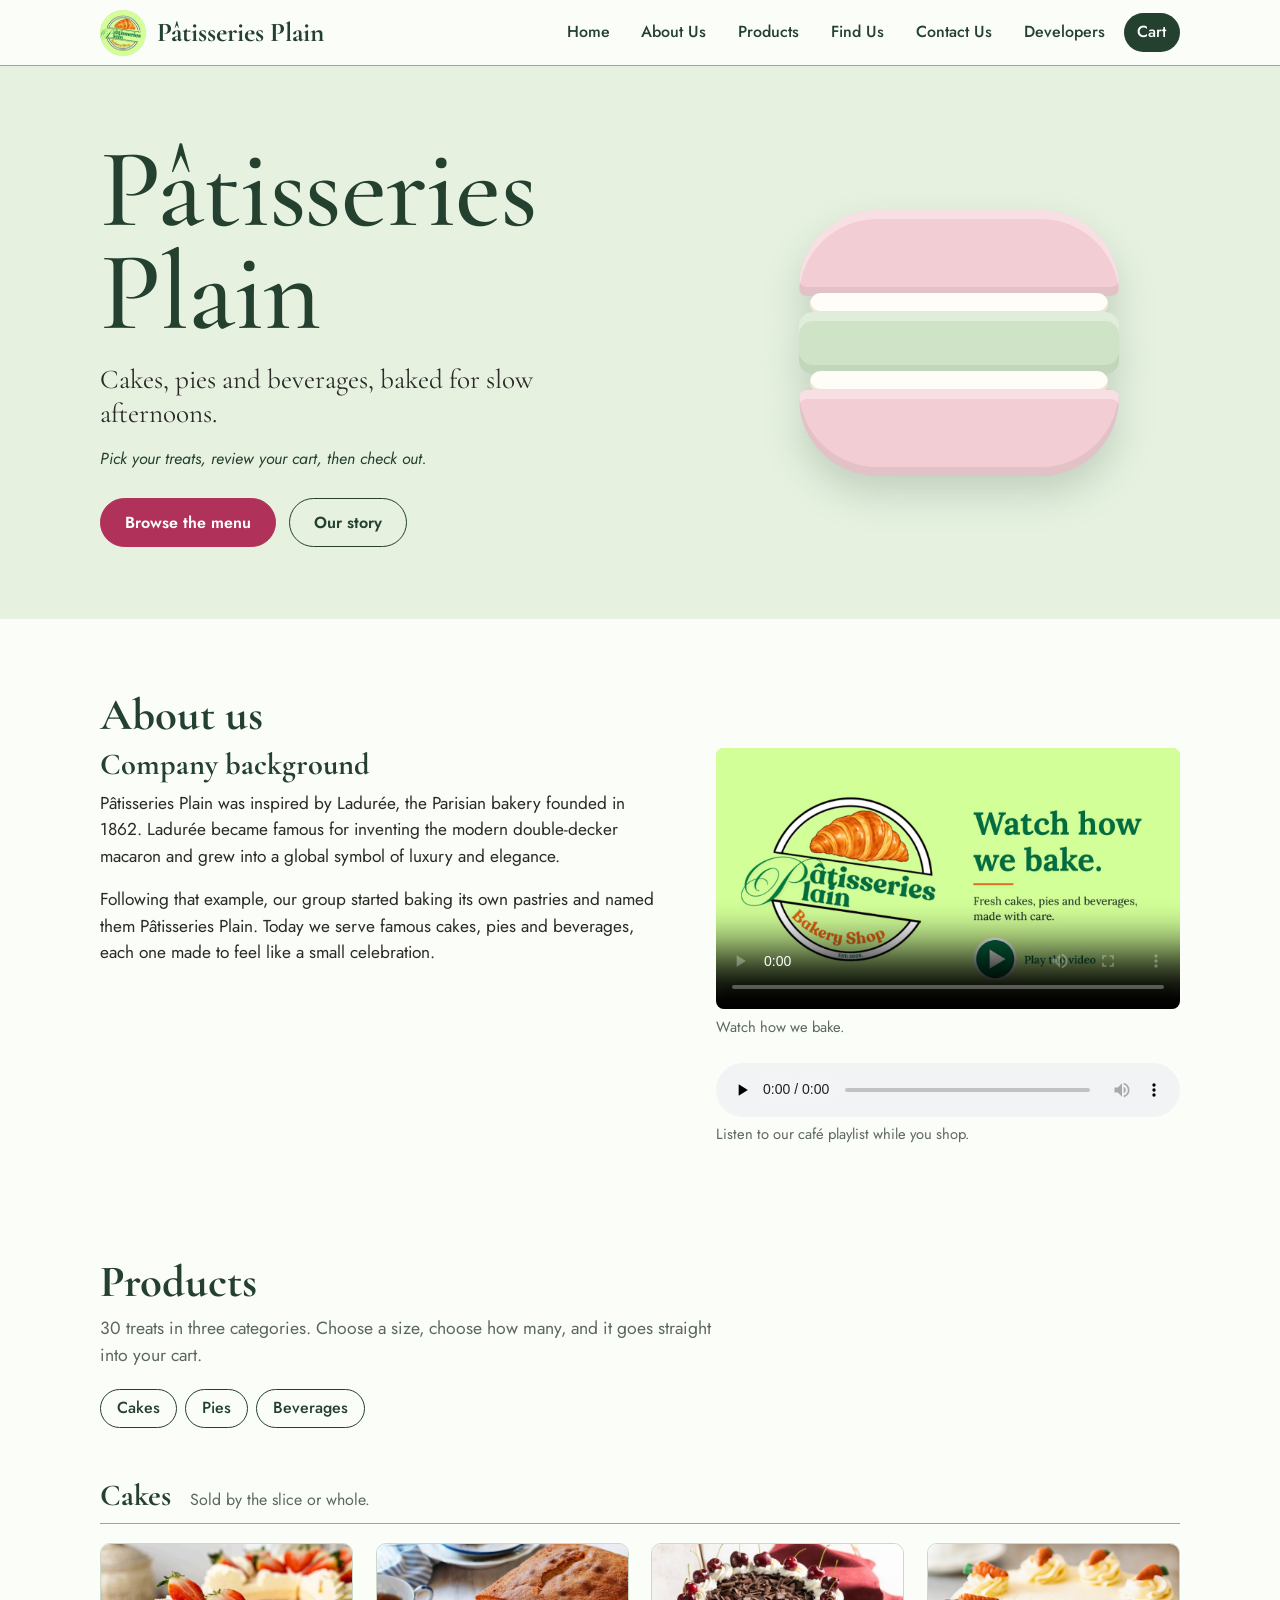
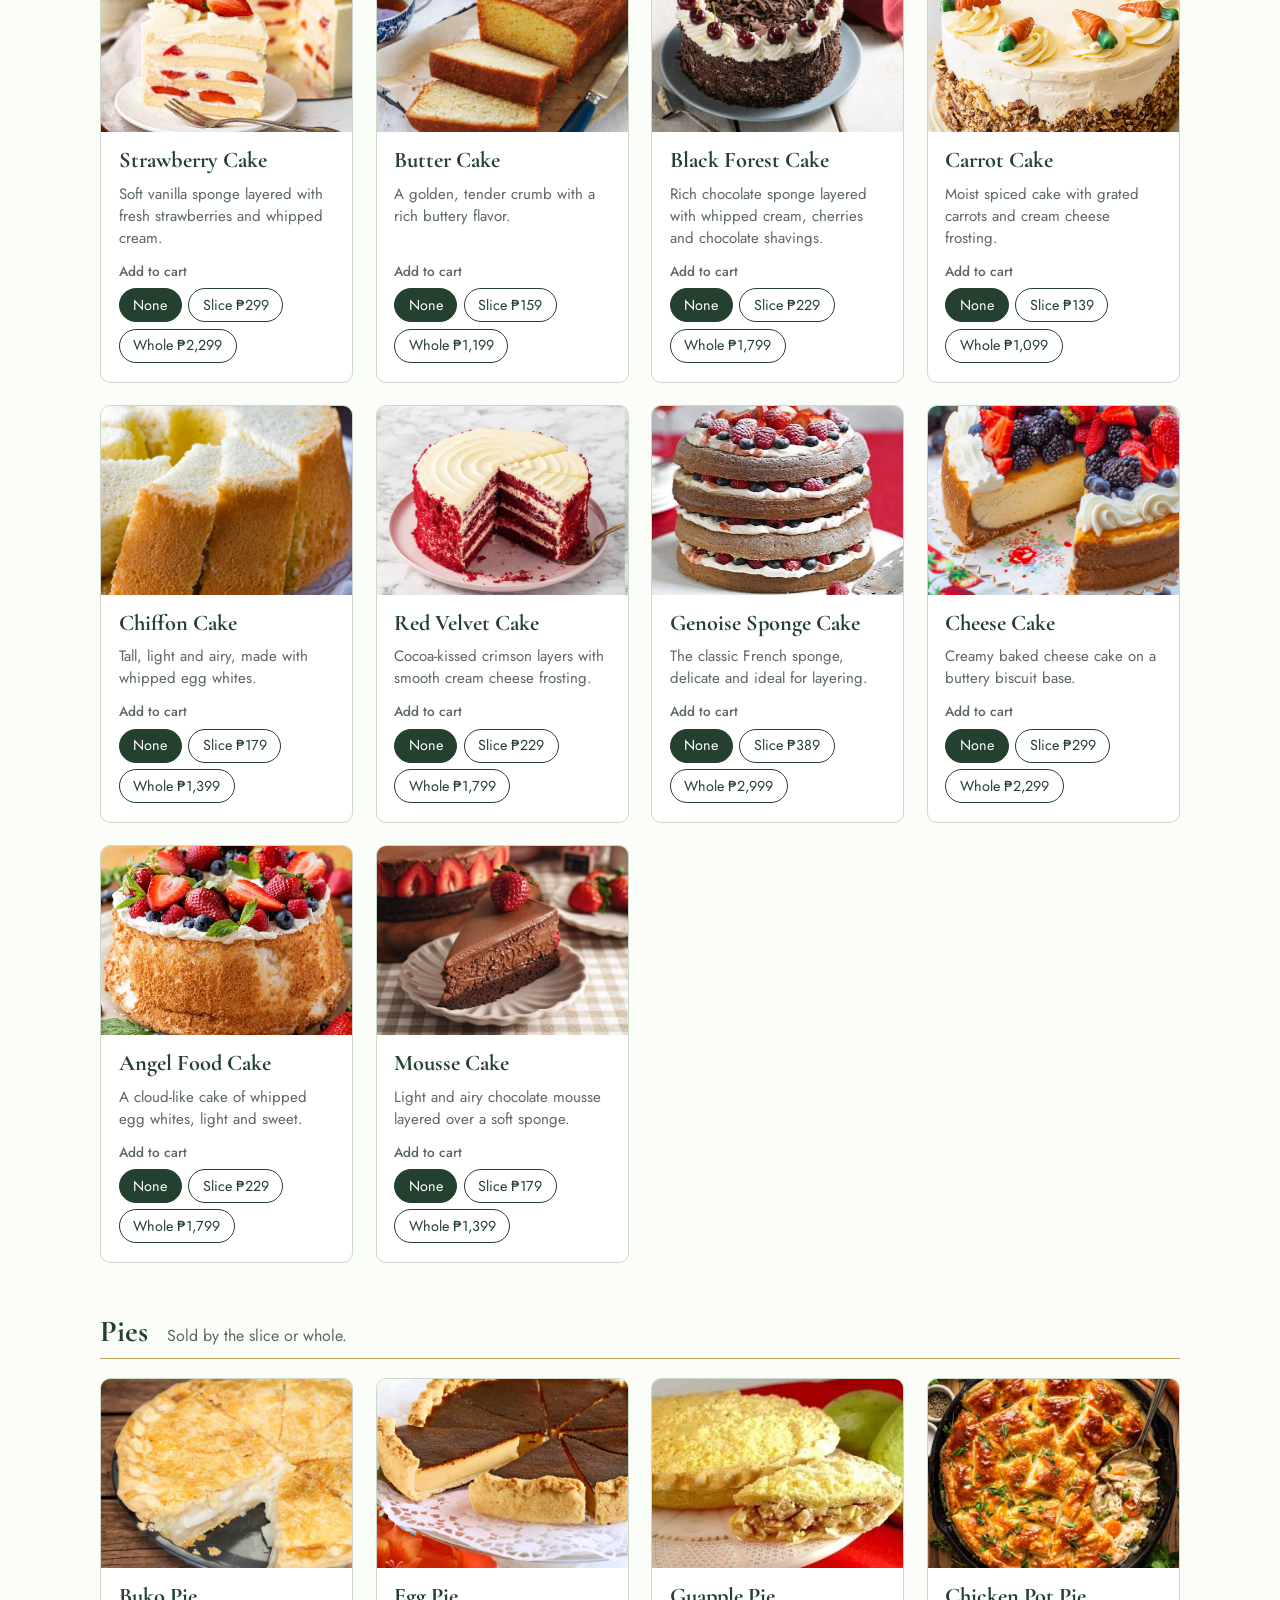
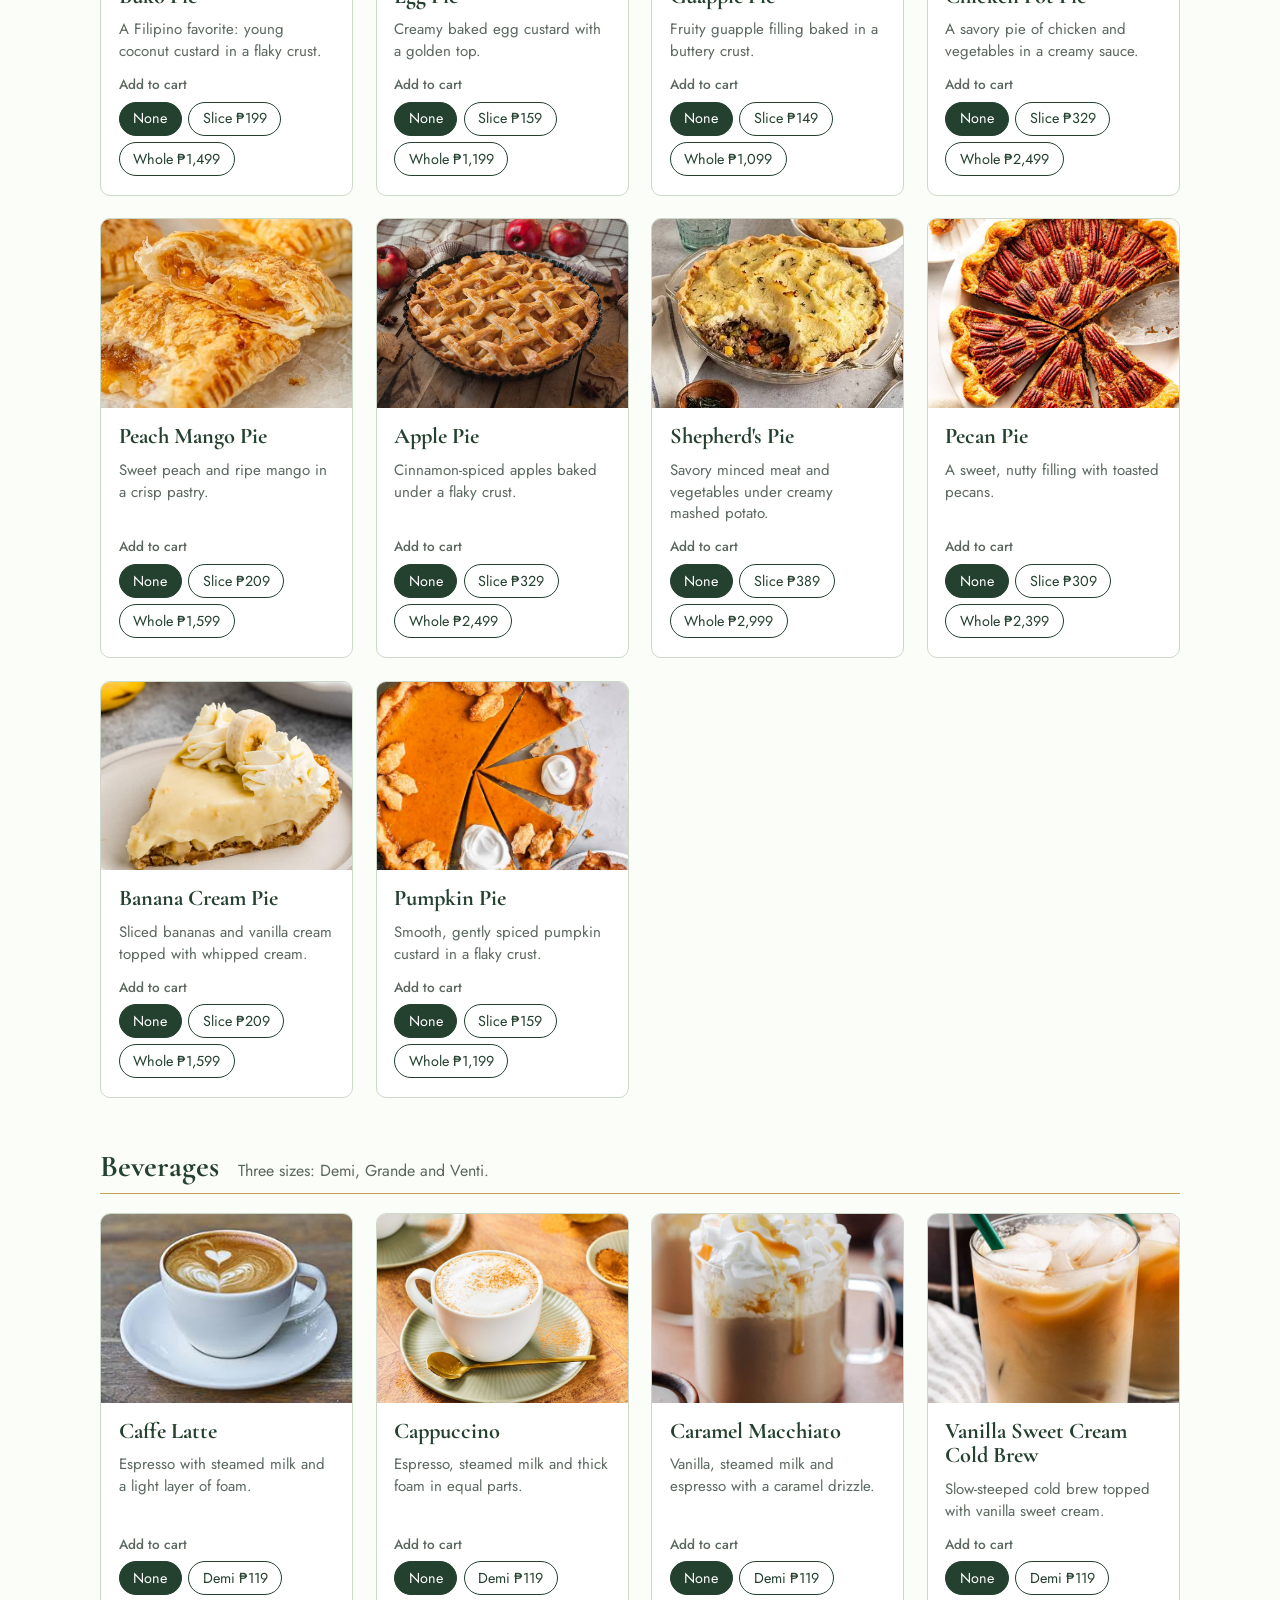
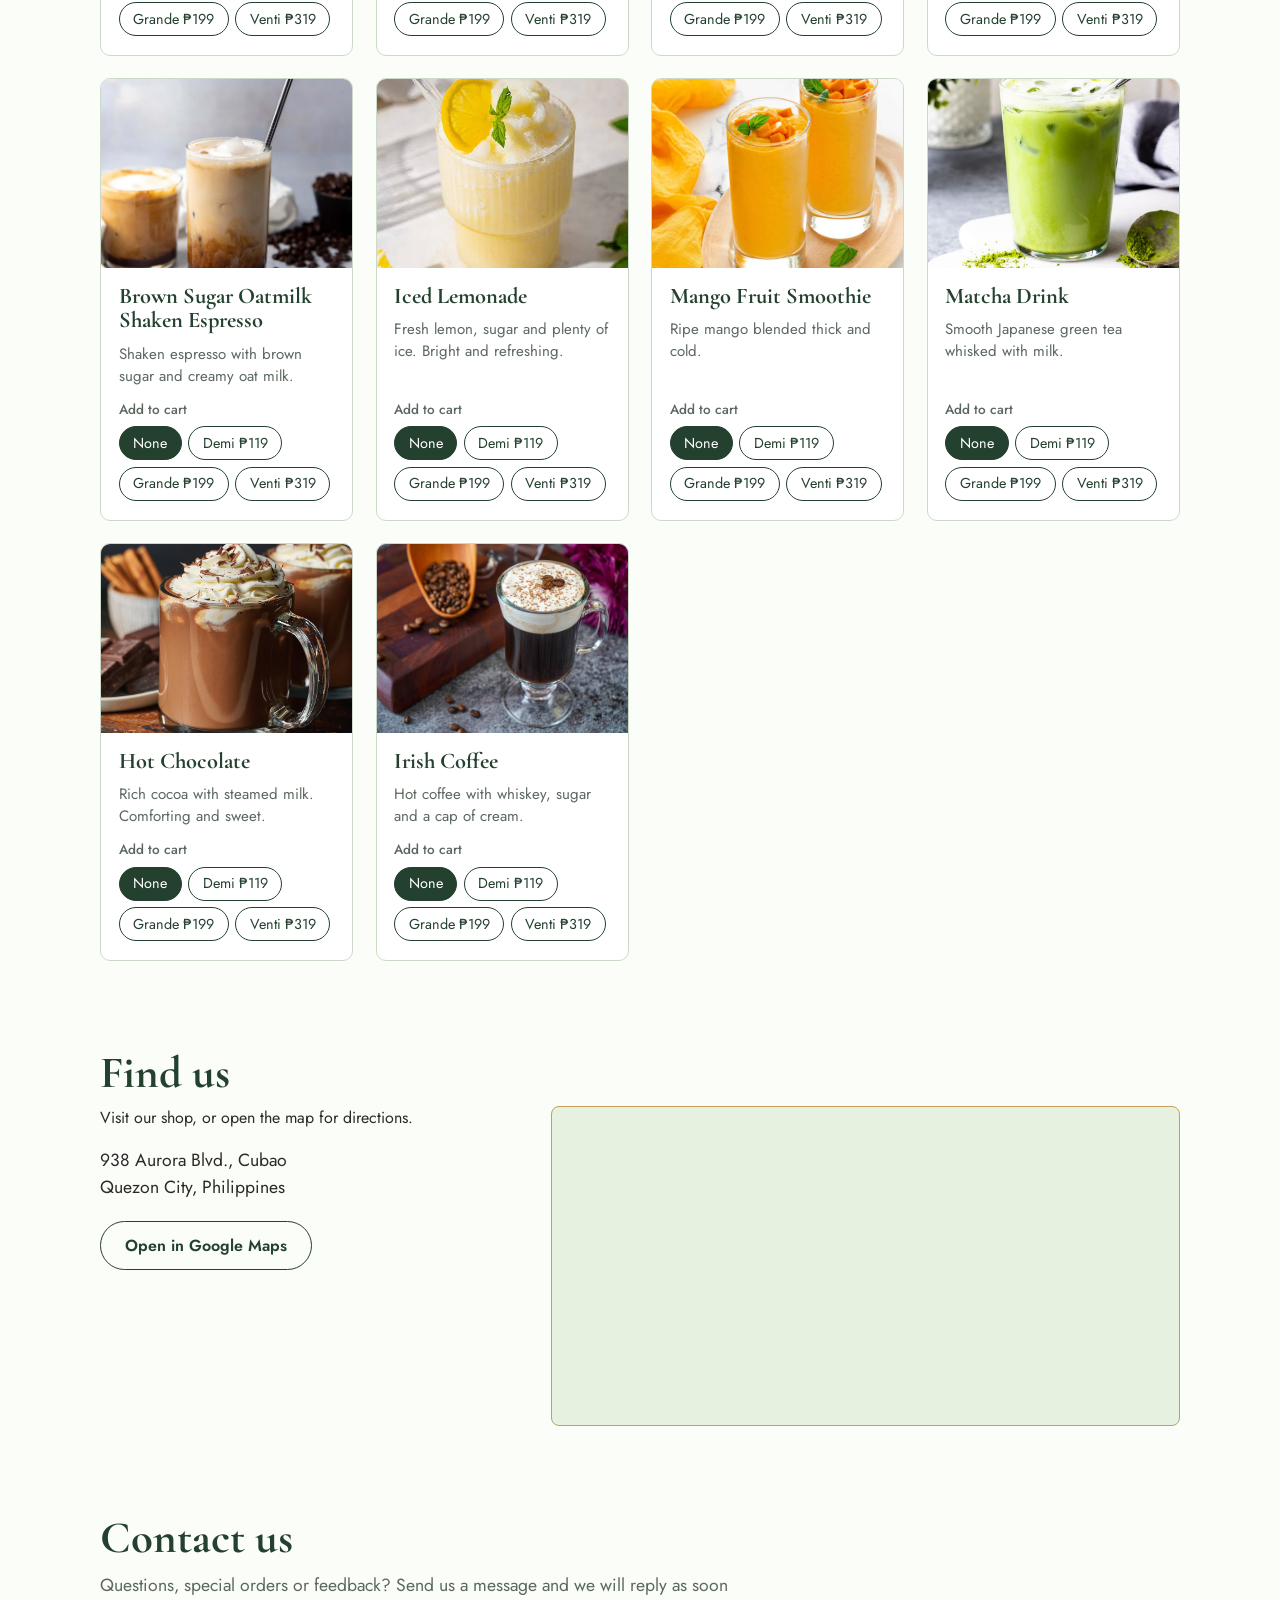
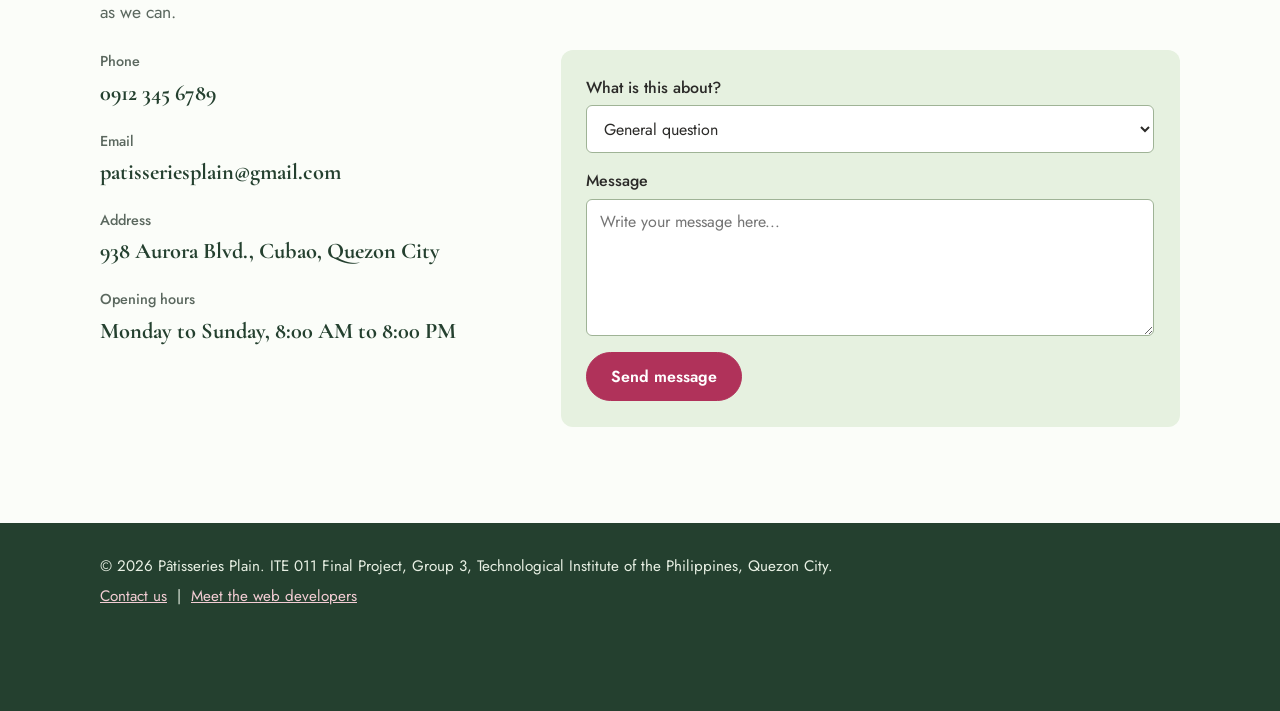
<file: index.html>
<!DOCTYPE html>
<!--
  =====================================================================
  FILE NAME : index.html
  PROJECT   : Pâtisseries Plain - E-Commerce Website
  COURSE    : ITE 011 - Introduction to Computing
  GROUP 3   : Lapuz, Simon Patrick P. / Matillano, Rey Josef P. /
              Mondina, John Greg F. / Rea, Jazzle Dave N. /
              Serafica, John Jerome M.
  PROGRAM/SECTION : BSIT / IT11S10
    style.css        - the look of the website
    cart-rules.css   - the cart math (counters)
    images/          - logo + product photos + developers photos
    media/           - video + audio
  =====================================================================
-->
<html lang="en">
<head>
  <meta charset="UTF-8">
  <meta name="viewport" content="width=device-width, initial-scale=1">
  <title>P&acirc;tisseriess Plain | Cakes, Pies and Beverages</title>

  <!-- Optional fancy fonts (needs internet). If offline, Georgia / Segoe UI are used instead. -->
  <link rel="preconnect" href="https://fonts.googleapis.com">
  <link rel="preconnect" href="https://fonts.gstatic.com" crossorigin>
  <link href="https://fonts.googleapis.com/css2?family=Cormorant+Garamond:ital,wght@0,500;0,700;1,500&family=Jost:wght@400;500;600&display=swap" rel="stylesheet">

  <!-- CSS METHOD 1: EXTERNAL style sheets (separate .css files) -->
  <link rel="stylesheet" href="style.css">
  <link rel="stylesheet" href="cart-rules.css">

  <!-- CSS METHOD 2: INTERNAL style sheet (written inside the page) -->
  <style>
    :root {
      --macaron-shell: #f3cdd4;
      --macaron-shell-2: #cfe3c7;
    }
    .hero-note { font-style: italic; color: var(--leaf); }
  </style>
</head>

<body>
<!-- The whole shop lives inside ONE form so the "Start a new order" button can reset everything. -->
<form id="order-form">

  <!-- =====================================================
       PAGE STEPS (hidden radio buttons)
       These decide which screen is showing:
       shop -> cart -> checkout -> paid.
       ===================================================== -->
  <input class="switch" type="radio" name="step" id="step-shop" checked>
  <input class="switch" type="radio" name="step" id="step-cart">
  <input class="switch" type="radio" name="step" id="step-checkout">
  <input class="switch" type="radio" name="step" id="step-paid-cash">
  <input class="switch" type="radio" name="step" id="step-paid-card">

  <!-- ===================== HEADER + MENU ===================== -->
  <header class="site-header" id="home">
    <a class="brand" href="#home">
      <img class="logo" src="images/logo.png" alt="P&acirc;tisseries Plain logo">
      <span class="brand-name">P&acirc;tisseries Plain</span>
    </a>
    <nav class="main-menu" aria-label="Main menu">
      <a href="#home">Home</a>
      <a href="#about">About Us</a>
      <a href="#products">Products</a>
      <a href="#find-us">Find Us</a>
      <a href="#contact">Contact Us</a>
      <a href="developers.html">Developers</a>
      <label class="nav-cart" for="step-cart">Cart</label>
    </nav>
  </header>

  <main>

    <!-- ===================== HERO ===================== -->
    <section class="hero">
      <div class="hero-text">
        <h1>P&acirc;tisseries Plain</h1>
        <!-- CSS METHOD 3: INLINE style (written directly inside the tag) -->
        <p class="lede" style="max-width: 32rem;">Cakes, pies and beverages, baked for slow afternoons.</p>
        <p class="hero-note">Pick your treats, review your cart, then check out.</p>
        <div class="hero-actions">
          <a class="btn btn-primary" href="#products">Browse the menu</a>
          <a class="btn" href="#about">Our story</a>
        </div>
      </div>
      <!-- Decorative double-decker macaron, drawn with pure CSS -->
      <div class="macaron" aria-hidden="true">
        <span class="shell"></span><span class="filling"></span>
        <span class="shell alt"></span><span class="filling"></span>
        <span class="shell"></span>
      </div>
    </section>

    <!-- ===================== ABOUT US ===================== -->
    <section class="section about" id="about">
      <h2>About us</h2>
      <div class="about-grid">
        <article>
          <h3>Company background</h3>
          <p>P&acirc;tisseries Plain was inspired by Ladur&eacute;e, the Parisian bakery founded in 1862. Ladur&eacute;e became famous for inventing the modern double-decker macaron and grew into a global symbol of luxury and elegance.</p>
          <p>Following that example, our group started baking its own pastries and named them P&acirc;tisseries Plain. Today we serve famous cakes, pies and beverages, each one made to feel like a small celebration.</p>
        </article>

        <aside class="media">
          <!-- ===== VIDEO ===== -->
          <figure>
            <video controls preload="metadata" poster="images/video-poster.jpg">
              <source src="media/promo.mp4" type="video/mp4">
              Your browser does not support the video tag.
            </video>
            <figcaption>Watch how we bake.</figcaption>
          </figure>

          <!-- ===== AUDIO ===== -->
          <figure>
            <audio controls preload="none">
              <source src="media/cafe-music.mp3" type="audio/mpeg">
              Your browser does not support the audio tag.
            </audio>
            <figcaption>Listen to our caf&eacute; playlist while you shop.</figcaption>
          </figure>
        </aside>
      </div>
    </section>

    <!-- ===================== PRODUCTS ===================== -->
    <section class="section products" id="products">
      <h2>Products</h2>
      <p class="section-intro">30 treats in three categories. Choose a size, choose how many, and it goes straight into your cart.</p>
      <nav class="subnav" aria-label="Product categories">
        <a href="#cakes">Cakes</a>
        <a href="#pies">Pies</a>
        <a href="#beverages">Beverages</a>
      </nav>

      <!-- ############################################################ -->
      <!--                       CATEGORY: CAKES                           -->
      <!-- ############################################################ -->
      <div class="category" id="cakes">
        <div class="category-head">
          <h3>Cakes</h3>
          <p>Sold by the slice or whole.</p>
        </div>
        <div class="grid cat-cakes">

        <!-- ============ PRODUCT 1 of 30: STRAWBERRY CAKE ============ -->
        <article class="card" id="strawberry-cake">
          <img src="images/strawberry-cake.jpg" alt="Strawberry Cake" loading="lazy">
          <div class="card-body">
            <h4>Strawberry Cake</h4>
            <p class="desc">Soft vanilla sponge layered with fresh strawberries and whipped cream.</p>

            <div class="choices" role="radiogroup" aria-label="Choose an option for Strawberry Cake">
              <span class="lbl">Add to cart</span>
              <input class="chip-input opt opt-none" type="radio" name="o-strawberry-cake" id="strawberry-cake-none" checked>
              <label for="strawberry-cake-none">None</label>
              <input class="chip-input opt opt-add" type="radio" name="o-strawberry-cake" id="strawberry-cake-slice">
              <label for="strawberry-cake-slice">Slice &#8369;299</label>
              <input class="chip-input opt opt-add" type="radio" name="o-strawberry-cake" id="strawberry-cake-whole">
              <label for="strawberry-cake-whole">Whole &#8369;2,299</label>
            </div>

            <div class="choices qty" role="radiogroup" aria-label="Quantity for Strawberry Cake">
              <span class="lbl">How many?</span>
              <input class="chip-input" type="radio" name="q-strawberry-cake" id="strawberry-cake-q1" checked>
              <label for="strawberry-cake-q1">1</label>
              <input class="chip-input" type="radio" name="q-strawberry-cake" id="strawberry-cake-q2">
              <label for="strawberry-cake-q2">2</label>
              <input class="chip-input" type="radio" name="q-strawberry-cake" id="strawberry-cake-q3">
              <label for="strawberry-cake-q3">3</label>
              <input class="chip-input" type="radio" name="q-strawberry-cake" id="strawberry-cake-q4">
              <label for="strawberry-cake-q4">4</label>
              <input class="chip-input" type="radio" name="q-strawberry-cake" id="strawberry-cake-q5">
              <label for="strawberry-cake-q5">5</label>
            </div>
          </div>
        </article>

        <!-- ============ PRODUCT 2 of 30: BUTTER CAKE ============ -->
        <article class="card" id="butter-cake">
          <img src="images/butter-cake.jpg" alt="Butter Cake" loading="lazy">
          <div class="card-body">
            <h4>Butter Cake</h4>
            <p class="desc">A golden, tender crumb with a rich buttery flavor.</p>

            <div class="choices" role="radiogroup" aria-label="Choose an option for Butter Cake">
              <span class="lbl">Add to cart</span>
              <input class="chip-input opt opt-none" type="radio" name="o-butter-cake" id="butter-cake-none" checked>
              <label for="butter-cake-none">None</label>
              <input class="chip-input opt opt-add" type="radio" name="o-butter-cake" id="butter-cake-slice">
              <label for="butter-cake-slice">Slice &#8369;159</label>
              <input class="chip-input opt opt-add" type="radio" name="o-butter-cake" id="butter-cake-whole">
              <label for="butter-cake-whole">Whole &#8369;1,199</label>
            </div>

            <div class="choices qty" role="radiogroup" aria-label="Quantity for Butter Cake">
              <span class="lbl">How many?</span>
              <input class="chip-input" type="radio" name="q-butter-cake" id="butter-cake-q1" checked>
              <label for="butter-cake-q1">1</label>
              <input class="chip-input" type="radio" name="q-butter-cake" id="butter-cake-q2">
              <label for="butter-cake-q2">2</label>
              <input class="chip-input" type="radio" name="q-butter-cake" id="butter-cake-q3">
              <label for="butter-cake-q3">3</label>
              <input class="chip-input" type="radio" name="q-butter-cake" id="butter-cake-q4">
              <label for="butter-cake-q4">4</label>
              <input class="chip-input" type="radio" name="q-butter-cake" id="butter-cake-q5">
              <label for="butter-cake-q5">5</label>
            </div>
          </div>
        </article>

        <!-- ============ PRODUCT 3 of 30: BLACK FOREST CAKE ============ -->
        <article class="card" id="black-forest-cake">
          <img src="images/black-forest-cake.jpg" alt="Black Forest Cake" loading="lazy">
          <div class="card-body">
            <h4>Black Forest Cake</h4>
            <p class="desc">Rich chocolate sponge layered with whipped cream, cherries and chocolate shavings.</p>

            <div class="choices" role="radiogroup" aria-label="Choose an option for Black Forest Cake">
              <span class="lbl">Add to cart</span>
              <input class="chip-input opt opt-none" type="radio" name="o-black-forest-cake" id="black-forest-cake-none" checked>
              <label for="black-forest-cake-none">None</label>
              <input class="chip-input opt opt-add" type="radio" name="o-black-forest-cake" id="black-forest-cake-slice">
              <label for="black-forest-cake-slice">Slice &#8369;229</label>
              <input class="chip-input opt opt-add" type="radio" name="o-black-forest-cake" id="black-forest-cake-whole">
              <label for="black-forest-cake-whole">Whole &#8369;1,799</label>
            </div>

            <div class="choices qty" role="radiogroup" aria-label="Quantity for Black Forest Cake">
              <span class="lbl">How many?</span>
              <input class="chip-input" type="radio" name="q-black-forest-cake" id="black-forest-cake-q1" checked>
              <label for="black-forest-cake-q1">1</label>
              <input class="chip-input" type="radio" name="q-black-forest-cake" id="black-forest-cake-q2">
              <label for="black-forest-cake-q2">2</label>
              <input class="chip-input" type="radio" name="q-black-forest-cake" id="black-forest-cake-q3">
              <label for="black-forest-cake-q3">3</label>
              <input class="chip-input" type="radio" name="q-black-forest-cake" id="black-forest-cake-q4">
              <label for="black-forest-cake-q4">4</label>
              <input class="chip-input" type="radio" name="q-black-forest-cake" id="black-forest-cake-q5">
              <label for="black-forest-cake-q5">5</label>
            </div>
          </div>
        </article>

        <!-- ============ PRODUCT 4 of 30: CARROT CAKE ============ -->
        <article class="card" id="carrot-cake">
          <img src="images/carrot-cake.jpg" alt="Carrot Cake" loading="lazy">
          <div class="card-body">
            <h4>Carrot Cake</h4>
            <p class="desc">Moist spiced cake with grated carrots and cream cheese frosting.</p>

            <div class="choices" role="radiogroup" aria-label="Choose an option for Carrot Cake">
              <span class="lbl">Add to cart</span>
              <input class="chip-input opt opt-none" type="radio" name="o-carrot-cake" id="carrot-cake-none" checked>
              <label for="carrot-cake-none">None</label>
              <input class="chip-input opt opt-add" type="radio" name="o-carrot-cake" id="carrot-cake-slice">
              <label for="carrot-cake-slice">Slice &#8369;139</label>
              <input class="chip-input opt opt-add" type="radio" name="o-carrot-cake" id="carrot-cake-whole">
              <label for="carrot-cake-whole">Whole &#8369;1,099</label>
            </div>

            <div class="choices qty" role="radiogroup" aria-label="Quantity for Carrot Cake">
              <span class="lbl">How many?</span>
              <input class="chip-input" type="radio" name="q-carrot-cake" id="carrot-cake-q1" checked>
              <label for="carrot-cake-q1">1</label>
              <input class="chip-input" type="radio" name="q-carrot-cake" id="carrot-cake-q2">
              <label for="carrot-cake-q2">2</label>
              <input class="chip-input" type="radio" name="q-carrot-cake" id="carrot-cake-q3">
              <label for="carrot-cake-q3">3</label>
              <input class="chip-input" type="radio" name="q-carrot-cake" id="carrot-cake-q4">
              <label for="carrot-cake-q4">4</label>
              <input class="chip-input" type="radio" name="q-carrot-cake" id="carrot-cake-q5">
              <label for="carrot-cake-q5">5</label>
            </div>
          </div>
        </article>

        <!-- ============ PRODUCT 5 of 30: CHIFFON CAKE ============ -->
        <article class="card" id="chiffon-cake">
          <img src="images/chiffon-cake.jpg" alt="Chiffon Cake" loading="lazy">
          <div class="card-body">
            <h4>Chiffon Cake</h4>
            <p class="desc">Tall, light and airy, made with whipped egg whites.</p>

            <div class="choices" role="radiogroup" aria-label="Choose an option for Chiffon Cake">
              <span class="lbl">Add to cart</span>
              <input class="chip-input opt opt-none" type="radio" name="o-chiffon-cake" id="chiffon-cake-none" checked>
              <label for="chiffon-cake-none">None</label>
              <input class="chip-input opt opt-add" type="radio" name="o-chiffon-cake" id="chiffon-cake-slice">
              <label for="chiffon-cake-slice">Slice &#8369;179</label>
              <input class="chip-input opt opt-add" type="radio" name="o-chiffon-cake" id="chiffon-cake-whole">
              <label for="chiffon-cake-whole">Whole &#8369;1,399</label>
            </div>

            <div class="choices qty" role="radiogroup" aria-label="Quantity for Chiffon Cake">
              <span class="lbl">How many?</span>
              <input class="chip-input" type="radio" name="q-chiffon-cake" id="chiffon-cake-q1" checked>
              <label for="chiffon-cake-q1">1</label>
              <input class="chip-input" type="radio" name="q-chiffon-cake" id="chiffon-cake-q2">
              <label for="chiffon-cake-q2">2</label>
              <input class="chip-input" type="radio" name="q-chiffon-cake" id="chiffon-cake-q3">
              <label for="chiffon-cake-q3">3</label>
              <input class="chip-input" type="radio" name="q-chiffon-cake" id="chiffon-cake-q4">
              <label for="chiffon-cake-q4">4</label>
              <input class="chip-input" type="radio" name="q-chiffon-cake" id="chiffon-cake-q5">
              <label for="chiffon-cake-q5">5</label>
            </div>
          </div>
        </article>

        <!-- ============ PRODUCT 6 of 30: RED VELVET CAKE ============ -->
        <article class="card" id="red-velvet-cake">
          <img src="images/red-velvet-cake.jpg" alt="Red Velvet Cake" loading="lazy">
          <div class="card-body">
            <h4>Red Velvet Cake</h4>
            <p class="desc">Cocoa-kissed crimson layers with smooth cream cheese frosting.</p>

            <div class="choices" role="radiogroup" aria-label="Choose an option for Red Velvet Cake">
              <span class="lbl">Add to cart</span>
              <input class="chip-input opt opt-none" type="radio" name="o-red-velvet-cake" id="red-velvet-cake-none" checked>
              <label for="red-velvet-cake-none">None</label>
              <input class="chip-input opt opt-add" type="radio" name="o-red-velvet-cake" id="red-velvet-cake-slice">
              <label for="red-velvet-cake-slice">Slice &#8369;229</label>
              <input class="chip-input opt opt-add" type="radio" name="o-red-velvet-cake" id="red-velvet-cake-whole">
              <label for="red-velvet-cake-whole">Whole &#8369;1,799</label>
            </div>

            <div class="choices qty" role="radiogroup" aria-label="Quantity for Red Velvet Cake">
              <span class="lbl">How many?</span>
              <input class="chip-input" type="radio" name="q-red-velvet-cake" id="red-velvet-cake-q1" checked>
              <label for="red-velvet-cake-q1">1</label>
              <input class="chip-input" type="radio" name="q-red-velvet-cake" id="red-velvet-cake-q2">
              <label for="red-velvet-cake-q2">2</label>
              <input class="chip-input" type="radio" name="q-red-velvet-cake" id="red-velvet-cake-q3">
              <label for="red-velvet-cake-q3">3</label>
              <input class="chip-input" type="radio" name="q-red-velvet-cake" id="red-velvet-cake-q4">
              <label for="red-velvet-cake-q4">4</label>
              <input class="chip-input" type="radio" name="q-red-velvet-cake" id="red-velvet-cake-q5">
              <label for="red-velvet-cake-q5">5</label>
            </div>
          </div>
        </article>

        <!-- ============ PRODUCT 7 of 30: GENOISE SPONGE CAKE ============ -->
        <article class="card" id="genoise-sponge-cake">
          <img src="images/genoise-sponge-cake.jpg" alt="Genoise Sponge Cake" loading="lazy">
          <div class="card-body">
            <h4>Genoise Sponge Cake</h4>
            <p class="desc">The classic French sponge, delicate and ideal for layering.</p>

            <div class="choices" role="radiogroup" aria-label="Choose an option for Genoise Sponge Cake">
              <span class="lbl">Add to cart</span>
              <input class="chip-input opt opt-none" type="radio" name="o-genoise-sponge-cake" id="genoise-sponge-cake-none" checked>
              <label for="genoise-sponge-cake-none">None</label>
              <input class="chip-input opt opt-add" type="radio" name="o-genoise-sponge-cake" id="genoise-sponge-cake-slice">
              <label for="genoise-sponge-cake-slice">Slice &#8369;389</label>
              <input class="chip-input opt opt-add" type="radio" name="o-genoise-sponge-cake" id="genoise-sponge-cake-whole">
              <label for="genoise-sponge-cake-whole">Whole &#8369;2,999</label>
            </div>

            <div class="choices qty" role="radiogroup" aria-label="Quantity for Genoise Sponge Cake">
              <span class="lbl">How many?</span>
              <input class="chip-input" type="radio" name="q-genoise-sponge-cake" id="genoise-sponge-cake-q1" checked>
              <label for="genoise-sponge-cake-q1">1</label>
              <input class="chip-input" type="radio" name="q-genoise-sponge-cake" id="genoise-sponge-cake-q2">
              <label for="genoise-sponge-cake-q2">2</label>
              <input class="chip-input" type="radio" name="q-genoise-sponge-cake" id="genoise-sponge-cake-q3">
              <label for="genoise-sponge-cake-q3">3</label>
              <input class="chip-input" type="radio" name="q-genoise-sponge-cake" id="genoise-sponge-cake-q4">
              <label for="genoise-sponge-cake-q4">4</label>
              <input class="chip-input" type="radio" name="q-genoise-sponge-cake" id="genoise-sponge-cake-q5">
              <label for="genoise-sponge-cake-q5">5</label>
            </div>
          </div>
        </article>

        <!-- ============ PRODUCT 8 of 30: CHEESE CAKE ============ -->
        <article class="card" id="cheese-cake">
          <img src="images/cheese-cake.jpg" alt="Cheese Cake" loading="lazy">
          <div class="card-body">
            <h4>Cheese Cake</h4>
            <p class="desc">Creamy baked cheese cake on a buttery biscuit base.</p>

            <div class="choices" role="radiogroup" aria-label="Choose an option for Cheese Cake">
              <span class="lbl">Add to cart</span>
              <input class="chip-input opt opt-none" type="radio" name="o-cheese-cake" id="cheese-cake-none" checked>
              <label for="cheese-cake-none">None</label>
              <input class="chip-input opt opt-add" type="radio" name="o-cheese-cake" id="cheese-cake-slice">
              <label for="cheese-cake-slice">Slice &#8369;299</label>
              <input class="chip-input opt opt-add" type="radio" name="o-cheese-cake" id="cheese-cake-whole">
              <label for="cheese-cake-whole">Whole &#8369;2,299</label>
            </div>

            <div class="choices qty" role="radiogroup" aria-label="Quantity for Cheese Cake">
              <span class="lbl">How many?</span>
              <input class="chip-input" type="radio" name="q-cheese-cake" id="cheese-cake-q1" checked>
              <label for="cheese-cake-q1">1</label>
              <input class="chip-input" type="radio" name="q-cheese-cake" id="cheese-cake-q2">
              <label for="cheese-cake-q2">2</label>
              <input class="chip-input" type="radio" name="q-cheese-cake" id="cheese-cake-q3">
              <label for="cheese-cake-q3">3</label>
              <input class="chip-input" type="radio" name="q-cheese-cake" id="cheese-cake-q4">
              <label for="cheese-cake-q4">4</label>
              <input class="chip-input" type="radio" name="q-cheese-cake" id="cheese-cake-q5">
              <label for="cheese-cake-q5">5</label>
            </div>
          </div>
        </article>

        <!-- ============ PRODUCT 9 of 30: ANGEL FOOD CAKE ============ -->
        <article class="card" id="angel-food-cake">
          <img src="images/angel-food-cake.jpg" alt="Angel Food Cake" loading="lazy">
          <div class="card-body">
            <h4>Angel Food Cake</h4>
            <p class="desc">A cloud-like cake of whipped egg whites, light and sweet.</p>

            <div class="choices" role="radiogroup" aria-label="Choose an option for Angel Food Cake">
              <span class="lbl">Add to cart</span>
              <input class="chip-input opt opt-none" type="radio" name="o-angel-food-cake" id="angel-food-cake-none" checked>
              <label for="angel-food-cake-none">None</label>
              <input class="chip-input opt opt-add" type="radio" name="o-angel-food-cake" id="angel-food-cake-slice">
              <label for="angel-food-cake-slice">Slice &#8369;229</label>
              <input class="chip-input opt opt-add" type="radio" name="o-angel-food-cake" id="angel-food-cake-whole">
              <label for="angel-food-cake-whole">Whole &#8369;1,799</label>
            </div>

            <div class="choices qty" role="radiogroup" aria-label="Quantity for Angel Food Cake">
              <span class="lbl">How many?</span>
              <input class="chip-input" type="radio" name="q-angel-food-cake" id="angel-food-cake-q1" checked>
              <label for="angel-food-cake-q1">1</label>
              <input class="chip-input" type="radio" name="q-angel-food-cake" id="angel-food-cake-q2">
              <label for="angel-food-cake-q2">2</label>
              <input class="chip-input" type="radio" name="q-angel-food-cake" id="angel-food-cake-q3">
              <label for="angel-food-cake-q3">3</label>
              <input class="chip-input" type="radio" name="q-angel-food-cake" id="angel-food-cake-q4">
              <label for="angel-food-cake-q4">4</label>
              <input class="chip-input" type="radio" name="q-angel-food-cake" id="angel-food-cake-q5">
              <label for="angel-food-cake-q5">5</label>
            </div>
          </div>
        </article>

        <!-- ============ PRODUCT 10 of 30: MOUSSE CAKE ============ -->
        <article class="card" id="mousse-cake">
          <img src="images/mousse-cake.jpg" alt="Mousse Cake" loading="lazy">
          <div class="card-body">
            <h4>Mousse Cake</h4>
            <p class="desc">Light and airy chocolate mousse layered over a soft sponge.</p>

            <div class="choices" role="radiogroup" aria-label="Choose an option for Mousse Cake">
              <span class="lbl">Add to cart</span>
              <input class="chip-input opt opt-none" type="radio" name="o-mousse-cake" id="mousse-cake-none" checked>
              <label for="mousse-cake-none">None</label>
              <input class="chip-input opt opt-add" type="radio" name="o-mousse-cake" id="mousse-cake-slice">
              <label for="mousse-cake-slice">Slice &#8369;179</label>
              <input class="chip-input opt opt-add" type="radio" name="o-mousse-cake" id="mousse-cake-whole">
              <label for="mousse-cake-whole">Whole &#8369;1,399</label>
            </div>

            <div class="choices qty" role="radiogroup" aria-label="Quantity for Mousse Cake">
              <span class="lbl">How many?</span>
              <input class="chip-input" type="radio" name="q-mousse-cake" id="mousse-cake-q1" checked>
              <label for="mousse-cake-q1">1</label>
              <input class="chip-input" type="radio" name="q-mousse-cake" id="mousse-cake-q2">
              <label for="mousse-cake-q2">2</label>
              <input class="chip-input" type="radio" name="q-mousse-cake" id="mousse-cake-q3">
              <label for="mousse-cake-q3">3</label>
              <input class="chip-input" type="radio" name="q-mousse-cake" id="mousse-cake-q4">
              <label for="mousse-cake-q4">4</label>
              <input class="chip-input" type="radio" name="q-mousse-cake" id="mousse-cake-q5">
              <label for="mousse-cake-q5">5</label>
            </div>
          </div>
        </article>

        </div>
      </div>

      <!-- ############################################################ -->
      <!--                       CATEGORY: PIES                            -->
      <!-- ############################################################ -->
      <div class="category" id="pies">
        <div class="category-head">
          <h3>Pies</h3>
          <p>Sold by the slice or whole.</p>
        </div>
        <div class="grid cat-pies">

        <!-- ============ PRODUCT 11 of 30: BUKO PIE ============ -->
        <article class="card" id="buko-pie">
          <img src="images/buko-pie.jpg" alt="Buko Pie" loading="lazy">
          <div class="card-body">
            <h4>Buko Pie</h4>
            <p class="desc">A Filipino favorite: young coconut custard in a flaky crust.</p>

            <div class="choices" role="radiogroup" aria-label="Choose an option for Buko Pie">
              <span class="lbl">Add to cart</span>
              <input class="chip-input opt opt-none" type="radio" name="o-buko-pie" id="buko-pie-none" checked>
              <label for="buko-pie-none">None</label>
              <input class="chip-input opt opt-add" type="radio" name="o-buko-pie" id="buko-pie-slice">
              <label for="buko-pie-slice">Slice &#8369;199</label>
              <input class="chip-input opt opt-add" type="radio" name="o-buko-pie" id="buko-pie-whole">
              <label for="buko-pie-whole">Whole &#8369;1,499</label>
            </div>

            <div class="choices qty" role="radiogroup" aria-label="Quantity for Buko Pie">
              <span class="lbl">How many?</span>
              <input class="chip-input" type="radio" name="q-buko-pie" id="buko-pie-q1" checked>
              <label for="buko-pie-q1">1</label>
              <input class="chip-input" type="radio" name="q-buko-pie" id="buko-pie-q2">
              <label for="buko-pie-q2">2</label>
              <input class="chip-input" type="radio" name="q-buko-pie" id="buko-pie-q3">
              <label for="buko-pie-q3">3</label>
              <input class="chip-input" type="radio" name="q-buko-pie" id="buko-pie-q4">
              <label for="buko-pie-q4">4</label>
              <input class="chip-input" type="radio" name="q-buko-pie" id="buko-pie-q5">
              <label for="buko-pie-q5">5</label>
            </div>
          </div>
        </article>

        <!-- ============ PRODUCT 12 of 30: EGG PIE ============ -->
        <article class="card" id="egg-pie">
          <img src="images/egg-pie.jpg" alt="Egg Pie" loading="lazy">
          <div class="card-body">
            <h4>Egg Pie</h4>
            <p class="desc">Creamy baked egg custard with a golden top.</p>

            <div class="choices" role="radiogroup" aria-label="Choose an option for Egg Pie">
              <span class="lbl">Add to cart</span>
              <input class="chip-input opt opt-none" type="radio" name="o-egg-pie" id="egg-pie-none" checked>
              <label for="egg-pie-none">None</label>
              <input class="chip-input opt opt-add" type="radio" name="o-egg-pie" id="egg-pie-slice">
              <label for="egg-pie-slice">Slice &#8369;159</label>
              <input class="chip-input opt opt-add" type="radio" name="o-egg-pie" id="egg-pie-whole">
              <label for="egg-pie-whole">Whole &#8369;1,199</label>
            </div>

            <div class="choices qty" role="radiogroup" aria-label="Quantity for Egg Pie">
              <span class="lbl">How many?</span>
              <input class="chip-input" type="radio" name="q-egg-pie" id="egg-pie-q1" checked>
              <label for="egg-pie-q1">1</label>
              <input class="chip-input" type="radio" name="q-egg-pie" id="egg-pie-q2">
              <label for="egg-pie-q2">2</label>
              <input class="chip-input" type="radio" name="q-egg-pie" id="egg-pie-q3">
              <label for="egg-pie-q3">3</label>
              <input class="chip-input" type="radio" name="q-egg-pie" id="egg-pie-q4">
              <label for="egg-pie-q4">4</label>
              <input class="chip-input" type="radio" name="q-egg-pie" id="egg-pie-q5">
              <label for="egg-pie-q5">5</label>
            </div>
          </div>
        </article>

        <!-- ============ PRODUCT 13 of 30: GUAPPLE PIE ============ -->
        <article class="card" id="guapple-pie">
          <img src="images/guapple-pie.jpg" alt="Guapple Pie" loading="lazy">
          <div class="card-body">
            <h4>Guapple Pie</h4>
            <p class="desc">Fruity guapple filling baked in a buttery crust.</p>

            <div class="choices" role="radiogroup" aria-label="Choose an option for Guapple Pie">
              <span class="lbl">Add to cart</span>
              <input class="chip-input opt opt-none" type="radio" name="o-guapple-pie" id="guapple-pie-none" checked>
              <label for="guapple-pie-none">None</label>
              <input class="chip-input opt opt-add" type="radio" name="o-guapple-pie" id="guapple-pie-slice">
              <label for="guapple-pie-slice">Slice &#8369;149</label>
              <input class="chip-input opt opt-add" type="radio" name="o-guapple-pie" id="guapple-pie-whole">
              <label for="guapple-pie-whole">Whole &#8369;1,099</label>
            </div>

            <div class="choices qty" role="radiogroup" aria-label="Quantity for Guapple Pie">
              <span class="lbl">How many?</span>
              <input class="chip-input" type="radio" name="q-guapple-pie" id="guapple-pie-q1" checked>
              <label for="guapple-pie-q1">1</label>
              <input class="chip-input" type="radio" name="q-guapple-pie" id="guapple-pie-q2">
              <label for="guapple-pie-q2">2</label>
              <input class="chip-input" type="radio" name="q-guapple-pie" id="guapple-pie-q3">
              <label for="guapple-pie-q3">3</label>
              <input class="chip-input" type="radio" name="q-guapple-pie" id="guapple-pie-q4">
              <label for="guapple-pie-q4">4</label>
              <input class="chip-input" type="radio" name="q-guapple-pie" id="guapple-pie-q5">
              <label for="guapple-pie-q5">5</label>
            </div>
          </div>
        </article>

        <!-- ============ PRODUCT 14 of 30: CHICKEN POT PIE ============ -->
        <article class="card" id="chicken-pot-pie">
          <img src="images/chicken-pot-pie.jpg" alt="Chicken Pot Pie" loading="lazy">
          <div class="card-body">
            <h4>Chicken Pot Pie</h4>
            <p class="desc">A savory pie of chicken and vegetables in a creamy sauce.</p>

            <div class="choices" role="radiogroup" aria-label="Choose an option for Chicken Pot Pie">
              <span class="lbl">Add to cart</span>
              <input class="chip-input opt opt-none" type="radio" name="o-chicken-pot-pie" id="chicken-pot-pie-none" checked>
              <label for="chicken-pot-pie-none">None</label>
              <input class="chip-input opt opt-add" type="radio" name="o-chicken-pot-pie" id="chicken-pot-pie-slice">
              <label for="chicken-pot-pie-slice">Slice &#8369;329</label>
              <input class="chip-input opt opt-add" type="radio" name="o-chicken-pot-pie" id="chicken-pot-pie-whole">
              <label for="chicken-pot-pie-whole">Whole &#8369;2,499</label>
            </div>

            <div class="choices qty" role="radiogroup" aria-label="Quantity for Chicken Pot Pie">
              <span class="lbl">How many?</span>
              <input class="chip-input" type="radio" name="q-chicken-pot-pie" id="chicken-pot-pie-q1" checked>
              <label for="chicken-pot-pie-q1">1</label>
              <input class="chip-input" type="radio" name="q-chicken-pot-pie" id="chicken-pot-pie-q2">
              <label for="chicken-pot-pie-q2">2</label>
              <input class="chip-input" type="radio" name="q-chicken-pot-pie" id="chicken-pot-pie-q3">
              <label for="chicken-pot-pie-q3">3</label>
              <input class="chip-input" type="radio" name="q-chicken-pot-pie" id="chicken-pot-pie-q4">
              <label for="chicken-pot-pie-q4">4</label>
              <input class="chip-input" type="radio" name="q-chicken-pot-pie" id="chicken-pot-pie-q5">
              <label for="chicken-pot-pie-q5">5</label>
            </div>
          </div>
        </article>

        <!-- ============ PRODUCT 15 of 30: PEACH MANGO PIE ============ -->
        <article class="card" id="peach-mango-pie">
          <img src="images/peach-mango-pie.jpg" alt="Peach Mango Pie" loading="lazy">
          <div class="card-body">
            <h4>Peach Mango Pie</h4>
            <p class="desc">Sweet peach and ripe mango in a crisp pastry.</p>

            <div class="choices" role="radiogroup" aria-label="Choose an option for Peach Mango Pie">
              <span class="lbl">Add to cart</span>
              <input class="chip-input opt opt-none" type="radio" name="o-peach-mango-pie" id="peach-mango-pie-none" checked>
              <label for="peach-mango-pie-none">None</label>
              <input class="chip-input opt opt-add" type="radio" name="o-peach-mango-pie" id="peach-mango-pie-slice">
              <label for="peach-mango-pie-slice">Slice &#8369;209</label>
              <input class="chip-input opt opt-add" type="radio" name="o-peach-mango-pie" id="peach-mango-pie-whole">
              <label for="peach-mango-pie-whole">Whole &#8369;1,599</label>
            </div>

            <div class="choices qty" role="radiogroup" aria-label="Quantity for Peach Mango Pie">
              <span class="lbl">How many?</span>
              <input class="chip-input" type="radio" name="q-peach-mango-pie" id="peach-mango-pie-q1" checked>
              <label for="peach-mango-pie-q1">1</label>
              <input class="chip-input" type="radio" name="q-peach-mango-pie" id="peach-mango-pie-q2">
              <label for="peach-mango-pie-q2">2</label>
              <input class="chip-input" type="radio" name="q-peach-mango-pie" id="peach-mango-pie-q3">
              <label for="peach-mango-pie-q3">3</label>
              <input class="chip-input" type="radio" name="q-peach-mango-pie" id="peach-mango-pie-q4">
              <label for="peach-mango-pie-q4">4</label>
              <input class="chip-input" type="radio" name="q-peach-mango-pie" id="peach-mango-pie-q5">
              <label for="peach-mango-pie-q5">5</label>
            </div>
          </div>
        </article>

        <!-- ============ PRODUCT 16 of 30: APPLE PIE ============ -->
        <article class="card" id="apple-pie">
          <img src="images/apple-pie.jpg" alt="Apple Pie" loading="lazy">
          <div class="card-body">
            <h4>Apple Pie</h4>
            <p class="desc">Cinnamon-spiced apples baked under a flaky crust.</p>

            <div class="choices" role="radiogroup" aria-label="Choose an option for Apple Pie">
              <span class="lbl">Add to cart</span>
              <input class="chip-input opt opt-none" type="radio" name="o-apple-pie" id="apple-pie-none" checked>
              <label for="apple-pie-none">None</label>
              <input class="chip-input opt opt-add" type="radio" name="o-apple-pie" id="apple-pie-slice">
              <label for="apple-pie-slice">Slice &#8369;329</label>
              <input class="chip-input opt opt-add" type="radio" name="o-apple-pie" id="apple-pie-whole">
              <label for="apple-pie-whole">Whole &#8369;2,499</label>
            </div>

            <div class="choices qty" role="radiogroup" aria-label="Quantity for Apple Pie">
              <span class="lbl">How many?</span>
              <input class="chip-input" type="radio" name="q-apple-pie" id="apple-pie-q1" checked>
              <label for="apple-pie-q1">1</label>
              <input class="chip-input" type="radio" name="q-apple-pie" id="apple-pie-q2">
              <label for="apple-pie-q2">2</label>
              <input class="chip-input" type="radio" name="q-apple-pie" id="apple-pie-q3">
              <label for="apple-pie-q3">3</label>
              <input class="chip-input" type="radio" name="q-apple-pie" id="apple-pie-q4">
              <label for="apple-pie-q4">4</label>
              <input class="chip-input" type="radio" name="q-apple-pie" id="apple-pie-q5">
              <label for="apple-pie-q5">5</label>
            </div>
          </div>
        </article>

        <!-- ============ PRODUCT 17 of 30: SHEPHERD'S PIE ============ -->
        <article class="card" id="shepherds-pie">
          <img src="images/shepherds-pie.jpg" alt="Shepherd's Pie" loading="lazy">
          <div class="card-body">
            <h4>Shepherd's Pie</h4>
            <p class="desc">Savory minced meat and vegetables under creamy mashed potato.</p>

            <div class="choices" role="radiogroup" aria-label="Choose an option for Shepherd's Pie">
              <span class="lbl">Add to cart</span>
              <input class="chip-input opt opt-none" type="radio" name="o-shepherds-pie" id="shepherds-pie-none" checked>
              <label for="shepherds-pie-none">None</label>
              <input class="chip-input opt opt-add" type="radio" name="o-shepherds-pie" id="shepherds-pie-slice">
              <label for="shepherds-pie-slice">Slice &#8369;389</label>
              <input class="chip-input opt opt-add" type="radio" name="o-shepherds-pie" id="shepherds-pie-whole">
              <label for="shepherds-pie-whole">Whole &#8369;2,999</label>
            </div>

            <div class="choices qty" role="radiogroup" aria-label="Quantity for Shepherd's Pie">
              <span class="lbl">How many?</span>
              <input class="chip-input" type="radio" name="q-shepherds-pie" id="shepherds-pie-q1" checked>
              <label for="shepherds-pie-q1">1</label>
              <input class="chip-input" type="radio" name="q-shepherds-pie" id="shepherds-pie-q2">
              <label for="shepherds-pie-q2">2</label>
              <input class="chip-input" type="radio" name="q-shepherds-pie" id="shepherds-pie-q3">
              <label for="shepherds-pie-q3">3</label>
              <input class="chip-input" type="radio" name="q-shepherds-pie" id="shepherds-pie-q4">
              <label for="shepherds-pie-q4">4</label>
              <input class="chip-input" type="radio" name="q-shepherds-pie" id="shepherds-pie-q5">
              <label for="shepherds-pie-q5">5</label>
            </div>
          </div>
        </article>

        <!-- ============ PRODUCT 18 of 30: PECAN PIE ============ -->
        <article class="card" id="pecan-pie">
          <img src="images/pecan-pie.jpg" alt="Pecan Pie" loading="lazy">
          <div class="card-body">
            <h4>Pecan Pie</h4>
            <p class="desc">A sweet, nutty filling with toasted pecans.</p>

            <div class="choices" role="radiogroup" aria-label="Choose an option for Pecan Pie">
              <span class="lbl">Add to cart</span>
              <input class="chip-input opt opt-none" type="radio" name="o-pecan-pie" id="pecan-pie-none" checked>
              <label for="pecan-pie-none">None</label>
              <input class="chip-input opt opt-add" type="radio" name="o-pecan-pie" id="pecan-pie-slice">
              <label for="pecan-pie-slice">Slice &#8369;309</label>
              <input class="chip-input opt opt-add" type="radio" name="o-pecan-pie" id="pecan-pie-whole">
              <label for="pecan-pie-whole">Whole &#8369;2,399</label>
            </div>

            <div class="choices qty" role="radiogroup" aria-label="Quantity for Pecan Pie">
              <span class="lbl">How many?</span>
              <input class="chip-input" type="radio" name="q-pecan-pie" id="pecan-pie-q1" checked>
              <label for="pecan-pie-q1">1</label>
              <input class="chip-input" type="radio" name="q-pecan-pie" id="pecan-pie-q2">
              <label for="pecan-pie-q2">2</label>
              <input class="chip-input" type="radio" name="q-pecan-pie" id="pecan-pie-q3">
              <label for="pecan-pie-q3">3</label>
              <input class="chip-input" type="radio" name="q-pecan-pie" id="pecan-pie-q4">
              <label for="pecan-pie-q4">4</label>
              <input class="chip-input" type="radio" name="q-pecan-pie" id="pecan-pie-q5">
              <label for="pecan-pie-q5">5</label>
            </div>
          </div>
        </article>

        <!-- ============ PRODUCT 19 of 30: BANANA CREAM PIE ============ -->
        <article class="card" id="banana-cream-pie">
          <img src="images/banana-cream-pie.jpg" alt="Banana Cream Pie" loading="lazy">
          <div class="card-body">
            <h4>Banana Cream Pie</h4>
            <p class="desc">Sliced bananas and vanilla cream topped with whipped cream.</p>

            <div class="choices" role="radiogroup" aria-label="Choose an option for Banana Cream Pie">
              <span class="lbl">Add to cart</span>
              <input class="chip-input opt opt-none" type="radio" name="o-banana-cream-pie" id="banana-cream-pie-none" checked>
              <label for="banana-cream-pie-none">None</label>
              <input class="chip-input opt opt-add" type="radio" name="o-banana-cream-pie" id="banana-cream-pie-slice">
              <label for="banana-cream-pie-slice">Slice &#8369;209</label>
              <input class="chip-input opt opt-add" type="radio" name="o-banana-cream-pie" id="banana-cream-pie-whole">
              <label for="banana-cream-pie-whole">Whole &#8369;1,599</label>
            </div>

            <div class="choices qty" role="radiogroup" aria-label="Quantity for Banana Cream Pie">
              <span class="lbl">How many?</span>
              <input class="chip-input" type="radio" name="q-banana-cream-pie" id="banana-cream-pie-q1" checked>
              <label for="banana-cream-pie-q1">1</label>
              <input class="chip-input" type="radio" name="q-banana-cream-pie" id="banana-cream-pie-q2">
              <label for="banana-cream-pie-q2">2</label>
              <input class="chip-input" type="radio" name="q-banana-cream-pie" id="banana-cream-pie-q3">
              <label for="banana-cream-pie-q3">3</label>
              <input class="chip-input" type="radio" name="q-banana-cream-pie" id="banana-cream-pie-q4">
              <label for="banana-cream-pie-q4">4</label>
              <input class="chip-input" type="radio" name="q-banana-cream-pie" id="banana-cream-pie-q5">
              <label for="banana-cream-pie-q5">5</label>
            </div>
          </div>
        </article>

        <!-- ============ PRODUCT 20 of 30: PUMPKIN PIE ============ -->
        <article class="card" id="pumpkin-pie">
          <img src="images/pumpkin-pie.jpg" alt="Pumpkin Pie" loading="lazy">
          <div class="card-body">
            <h4>Pumpkin Pie</h4>
            <p class="desc">Smooth, gently spiced pumpkin custard in a flaky crust.</p>

            <div class="choices" role="radiogroup" aria-label="Choose an option for Pumpkin Pie">
              <span class="lbl">Add to cart</span>
              <input class="chip-input opt opt-none" type="radio" name="o-pumpkin-pie" id="pumpkin-pie-none" checked>
              <label for="pumpkin-pie-none">None</label>
              <input class="chip-input opt opt-add" type="radio" name="o-pumpkin-pie" id="pumpkin-pie-slice">
              <label for="pumpkin-pie-slice">Slice &#8369;159</label>
              <input class="chip-input opt opt-add" type="radio" name="o-pumpkin-pie" id="pumpkin-pie-whole">
              <label for="pumpkin-pie-whole">Whole &#8369;1,199</label>
            </div>

            <div class="choices qty" role="radiogroup" aria-label="Quantity for Pumpkin Pie">
              <span class="lbl">How many?</span>
              <input class="chip-input" type="radio" name="q-pumpkin-pie" id="pumpkin-pie-q1" checked>
              <label for="pumpkin-pie-q1">1</label>
              <input class="chip-input" type="radio" name="q-pumpkin-pie" id="pumpkin-pie-q2">
              <label for="pumpkin-pie-q2">2</label>
              <input class="chip-input" type="radio" name="q-pumpkin-pie" id="pumpkin-pie-q3">
              <label for="pumpkin-pie-q3">3</label>
              <input class="chip-input" type="radio" name="q-pumpkin-pie" id="pumpkin-pie-q4">
              <label for="pumpkin-pie-q4">4</label>
              <input class="chip-input" type="radio" name="q-pumpkin-pie" id="pumpkin-pie-q5">
              <label for="pumpkin-pie-q5">5</label>
            </div>
          </div>
        </article>

        </div>
      </div>

      <!-- ############################################################ -->
      <!--                       CATEGORY: BEVERAGES                       -->
      <!-- ############################################################ -->
      <div class="category" id="beverages">
        <div class="category-head">
          <h3>Beverages</h3>
          <p>Three sizes: Demi, Grande and Venti.</p>
        </div>
        <div class="grid cat-drinks">

        <!-- ============ PRODUCT 21 of 30: CAFFE LATTE ============ -->
        <article class="card" id="caffe-latte">
          <img src="images/caffe-latte.jpg" alt="Caffe Latte" loading="lazy">
          <div class="card-body">
            <h4>Caffe Latte</h4>
            <p class="desc">Espresso with steamed milk and a light layer of foam.</p>

            <div class="choices" role="radiogroup" aria-label="Choose an option for Caffe Latte">
              <span class="lbl">Add to cart</span>
              <input class="chip-input opt opt-none" type="radio" name="o-caffe-latte" id="caffe-latte-none" checked>
              <label for="caffe-latte-none">None</label>
              <input class="chip-input opt opt-add" type="radio" name="o-caffe-latte" id="caffe-latte-demi">
              <label for="caffe-latte-demi">Demi &#8369;119</label>
              <input class="chip-input opt opt-add" type="radio" name="o-caffe-latte" id="caffe-latte-grande">
              <label for="caffe-latte-grande">Grande &#8369;199</label>
              <input class="chip-input opt opt-add" type="radio" name="o-caffe-latte" id="caffe-latte-venti">
              <label for="caffe-latte-venti">Venti &#8369;319</label>
            </div>

            <div class="choices qty" role="radiogroup" aria-label="Quantity for Caffe Latte">
              <span class="lbl">How many?</span>
              <input class="chip-input" type="radio" name="q-caffe-latte" id="caffe-latte-q1" checked>
              <label for="caffe-latte-q1">1</label>
              <input class="chip-input" type="radio" name="q-caffe-latte" id="caffe-latte-q2">
              <label for="caffe-latte-q2">2</label>
              <input class="chip-input" type="radio" name="q-caffe-latte" id="caffe-latte-q3">
              <label for="caffe-latte-q3">3</label>
              <input class="chip-input" type="radio" name="q-caffe-latte" id="caffe-latte-q4">
              <label for="caffe-latte-q4">4</label>
              <input class="chip-input" type="radio" name="q-caffe-latte" id="caffe-latte-q5">
              <label for="caffe-latte-q5">5</label>
            </div>
          </div>
        </article>

        <!-- ============ PRODUCT 22 of 30: CAPPUCCINO ============ -->
        <article class="card" id="cappuccino">
          <img src="images/cappuccino.jpg" alt="Cappuccino" loading="lazy">
          <div class="card-body">
            <h4>Cappuccino</h4>
            <p class="desc">Espresso, steamed milk and thick foam in equal parts.</p>

            <div class="choices" role="radiogroup" aria-label="Choose an option for Cappuccino">
              <span class="lbl">Add to cart</span>
              <input class="chip-input opt opt-none" type="radio" name="o-cappuccino" id="cappuccino-none" checked>
              <label for="cappuccino-none">None</label>
              <input class="chip-input opt opt-add" type="radio" name="o-cappuccino" id="cappuccino-demi">
              <label for="cappuccino-demi">Demi &#8369;119</label>
              <input class="chip-input opt opt-add" type="radio" name="o-cappuccino" id="cappuccino-grande">
              <label for="cappuccino-grande">Grande &#8369;199</label>
              <input class="chip-input opt opt-add" type="radio" name="o-cappuccino" id="cappuccino-venti">
              <label for="cappuccino-venti">Venti &#8369;319</label>
            </div>

            <div class="choices qty" role="radiogroup" aria-label="Quantity for Cappuccino">
              <span class="lbl">How many?</span>
              <input class="chip-input" type="radio" name="q-cappuccino" id="cappuccino-q1" checked>
              <label for="cappuccino-q1">1</label>
              <input class="chip-input" type="radio" name="q-cappuccino" id="cappuccino-q2">
              <label for="cappuccino-q2">2</label>
              <input class="chip-input" type="radio" name="q-cappuccino" id="cappuccino-q3">
              <label for="cappuccino-q3">3</label>
              <input class="chip-input" type="radio" name="q-cappuccino" id="cappuccino-q4">
              <label for="cappuccino-q4">4</label>
              <input class="chip-input" type="radio" name="q-cappuccino" id="cappuccino-q5">
              <label for="cappuccino-q5">5</label>
            </div>
          </div>
        </article>

        <!-- ============ PRODUCT 23 of 30: CARAMEL MACCHIATO ============ -->
        <article class="card" id="caramel-macchiato">
          <img src="images/caramel-macchiato.jpg" alt="Caramel Macchiato" loading="lazy">
          <div class="card-body">
            <h4>Caramel Macchiato</h4>
            <p class="desc">Vanilla, steamed milk and espresso with a caramel drizzle.</p>

            <div class="choices" role="radiogroup" aria-label="Choose an option for Caramel Macchiato">
              <span class="lbl">Add to cart</span>
              <input class="chip-input opt opt-none" type="radio" name="o-caramel-macchiato" id="caramel-macchiato-none" checked>
              <label for="caramel-macchiato-none">None</label>
              <input class="chip-input opt opt-add" type="radio" name="o-caramel-macchiato" id="caramel-macchiato-demi">
              <label for="caramel-macchiato-demi">Demi &#8369;119</label>
              <input class="chip-input opt opt-add" type="radio" name="o-caramel-macchiato" id="caramel-macchiato-grande">
              <label for="caramel-macchiato-grande">Grande &#8369;199</label>
              <input class="chip-input opt opt-add" type="radio" name="o-caramel-macchiato" id="caramel-macchiato-venti">
              <label for="caramel-macchiato-venti">Venti &#8369;319</label>
            </div>

            <div class="choices qty" role="radiogroup" aria-label="Quantity for Caramel Macchiato">
              <span class="lbl">How many?</span>
              <input class="chip-input" type="radio" name="q-caramel-macchiato" id="caramel-macchiato-q1" checked>
              <label for="caramel-macchiato-q1">1</label>
              <input class="chip-input" type="radio" name="q-caramel-macchiato" id="caramel-macchiato-q2">
              <label for="caramel-macchiato-q2">2</label>
              <input class="chip-input" type="radio" name="q-caramel-macchiato" id="caramel-macchiato-q3">
              <label for="caramel-macchiato-q3">3</label>
              <input class="chip-input" type="radio" name="q-caramel-macchiato" id="caramel-macchiato-q4">
              <label for="caramel-macchiato-q4">4</label>
              <input class="chip-input" type="radio" name="q-caramel-macchiato" id="caramel-macchiato-q5">
              <label for="caramel-macchiato-q5">5</label>
            </div>
          </div>
        </article>

        <!-- ============ PRODUCT 24 of 30: VANILLA SWEET CREAM COLD BREW ============ -->
        <article class="card" id="vanilla-sweet-cream-cold-brew">
          <img src="images/vanilla-sweet-cream-cold-brew.jpg" alt="Vanilla Sweet Cream Cold Brew" loading="lazy">
          <div class="card-body">
            <h4>Vanilla Sweet Cream Cold Brew</h4>
            <p class="desc">Slow-steeped cold brew topped with vanilla sweet cream.</p>

            <div class="choices" role="radiogroup" aria-label="Choose an option for Vanilla Sweet Cream Cold Brew">
              <span class="lbl">Add to cart</span>
              <input class="chip-input opt opt-none" type="radio" name="o-vanilla-sweet-cream-cold-brew" id="vanilla-sweet-cream-cold-brew-none" checked>
              <label for="vanilla-sweet-cream-cold-brew-none">None</label>
              <input class="chip-input opt opt-add" type="radio" name="o-vanilla-sweet-cream-cold-brew" id="vanilla-sweet-cream-cold-brew-demi">
              <label for="vanilla-sweet-cream-cold-brew-demi">Demi &#8369;119</label>
              <input class="chip-input opt opt-add" type="radio" name="o-vanilla-sweet-cream-cold-brew" id="vanilla-sweet-cream-cold-brew-grande">
              <label for="vanilla-sweet-cream-cold-brew-grande">Grande &#8369;199</label>
              <input class="chip-input opt opt-add" type="radio" name="o-vanilla-sweet-cream-cold-brew" id="vanilla-sweet-cream-cold-brew-venti">
              <label for="vanilla-sweet-cream-cold-brew-venti">Venti &#8369;319</label>
            </div>

            <div class="choices qty" role="radiogroup" aria-label="Quantity for Vanilla Sweet Cream Cold Brew">
              <span class="lbl">How many?</span>
              <input class="chip-input" type="radio" name="q-vanilla-sweet-cream-cold-brew" id="vanilla-sweet-cream-cold-brew-q1" checked>
              <label for="vanilla-sweet-cream-cold-brew-q1">1</label>
              <input class="chip-input" type="radio" name="q-vanilla-sweet-cream-cold-brew" id="vanilla-sweet-cream-cold-brew-q2">
              <label for="vanilla-sweet-cream-cold-brew-q2">2</label>
              <input class="chip-input" type="radio" name="q-vanilla-sweet-cream-cold-brew" id="vanilla-sweet-cream-cold-brew-q3">
              <label for="vanilla-sweet-cream-cold-brew-q3">3</label>
              <input class="chip-input" type="radio" name="q-vanilla-sweet-cream-cold-brew" id="vanilla-sweet-cream-cold-brew-q4">
              <label for="vanilla-sweet-cream-cold-brew-q4">4</label>
              <input class="chip-input" type="radio" name="q-vanilla-sweet-cream-cold-brew" id="vanilla-sweet-cream-cold-brew-q5">
              <label for="vanilla-sweet-cream-cold-brew-q5">5</label>
            </div>
          </div>
        </article>

        <!-- ============ PRODUCT 25 of 30: BROWN SUGAR OATMILK SHAKEN ESPRESSO ============ -->
        <article class="card" id="brown-sugar-oatmilk-shaken-espresso">
          <img src="images/brown-sugar-oatmilk-shaken-espresso.jpg" alt="Brown Sugar Oatmilk Shaken Espresso" loading="lazy">
          <div class="card-body">
            <h4>Brown Sugar Oatmilk Shaken Espresso</h4>
            <p class="desc">Shaken espresso with brown sugar and creamy oat milk.</p>

            <div class="choices" role="radiogroup" aria-label="Choose an option for Brown Sugar Oatmilk Shaken Espresso">
              <span class="lbl">Add to cart</span>
              <input class="chip-input opt opt-none" type="radio" name="o-brown-sugar-oatmilk-shaken-espresso" id="brown-sugar-oatmilk-shaken-espresso-none" checked>
              <label for="brown-sugar-oatmilk-shaken-espresso-none">None</label>
              <input class="chip-input opt opt-add" type="radio" name="o-brown-sugar-oatmilk-shaken-espresso" id="brown-sugar-oatmilk-shaken-espresso-demi">
              <label for="brown-sugar-oatmilk-shaken-espresso-demi">Demi &#8369;119</label>
              <input class="chip-input opt opt-add" type="radio" name="o-brown-sugar-oatmilk-shaken-espresso" id="brown-sugar-oatmilk-shaken-espresso-grande">
              <label for="brown-sugar-oatmilk-shaken-espresso-grande">Grande &#8369;199</label>
              <input class="chip-input opt opt-add" type="radio" name="o-brown-sugar-oatmilk-shaken-espresso" id="brown-sugar-oatmilk-shaken-espresso-venti">
              <label for="brown-sugar-oatmilk-shaken-espresso-venti">Venti &#8369;319</label>
            </div>

            <div class="choices qty" role="radiogroup" aria-label="Quantity for Brown Sugar Oatmilk Shaken Espresso">
              <span class="lbl">How many?</span>
              <input class="chip-input" type="radio" name="q-brown-sugar-oatmilk-shaken-espresso" id="brown-sugar-oatmilk-shaken-espresso-q1" checked>
              <label for="brown-sugar-oatmilk-shaken-espresso-q1">1</label>
              <input class="chip-input" type="radio" name="q-brown-sugar-oatmilk-shaken-espresso" id="brown-sugar-oatmilk-shaken-espresso-q2">
              <label for="brown-sugar-oatmilk-shaken-espresso-q2">2</label>
              <input class="chip-input" type="radio" name="q-brown-sugar-oatmilk-shaken-espresso" id="brown-sugar-oatmilk-shaken-espresso-q3">
              <label for="brown-sugar-oatmilk-shaken-espresso-q3">3</label>
              <input class="chip-input" type="radio" name="q-brown-sugar-oatmilk-shaken-espresso" id="brown-sugar-oatmilk-shaken-espresso-q4">
              <label for="brown-sugar-oatmilk-shaken-espresso-q4">4</label>
              <input class="chip-input" type="radio" name="q-brown-sugar-oatmilk-shaken-espresso" id="brown-sugar-oatmilk-shaken-espresso-q5">
              <label for="brown-sugar-oatmilk-shaken-espresso-q5">5</label>
            </div>
          </div>
        </article>

        <!-- ============ PRODUCT 26 of 30: ICED LEMONADE ============ -->
        <article class="card" id="iced-lemonade">
          <img src="images/iced-lemonade.jpg" alt="Iced Lemonade" loading="lazy">
          <div class="card-body">
            <h4>Iced Lemonade</h4>
            <p class="desc">Fresh lemon, sugar and plenty of ice. Bright and refreshing.</p>

            <div class="choices" role="radiogroup" aria-label="Choose an option for Iced Lemonade">
              <span class="lbl">Add to cart</span>
              <input class="chip-input opt opt-none" type="radio" name="o-iced-lemonade" id="iced-lemonade-none" checked>
              <label for="iced-lemonade-none">None</label>
              <input class="chip-input opt opt-add" type="radio" name="o-iced-lemonade" id="iced-lemonade-demi">
              <label for="iced-lemonade-demi">Demi &#8369;119</label>
              <input class="chip-input opt opt-add" type="radio" name="o-iced-lemonade" id="iced-lemonade-grande">
              <label for="iced-lemonade-grande">Grande &#8369;199</label>
              <input class="chip-input opt opt-add" type="radio" name="o-iced-lemonade" id="iced-lemonade-venti">
              <label for="iced-lemonade-venti">Venti &#8369;319</label>
            </div>

            <div class="choices qty" role="radiogroup" aria-label="Quantity for Iced Lemonade">
              <span class="lbl">How many?</span>
              <input class="chip-input" type="radio" name="q-iced-lemonade" id="iced-lemonade-q1" checked>
              <label for="iced-lemonade-q1">1</label>
              <input class="chip-input" type="radio" name="q-iced-lemonade" id="iced-lemonade-q2">
              <label for="iced-lemonade-q2">2</label>
              <input class="chip-input" type="radio" name="q-iced-lemonade" id="iced-lemonade-q3">
              <label for="iced-lemonade-q3">3</label>
              <input class="chip-input" type="radio" name="q-iced-lemonade" id="iced-lemonade-q4">
              <label for="iced-lemonade-q4">4</label>
              <input class="chip-input" type="radio" name="q-iced-lemonade" id="iced-lemonade-q5">
              <label for="iced-lemonade-q5">5</label>
            </div>
          </div>
        </article>

        <!-- ============ PRODUCT 27 of 30: MANGO FRUIT SMOOTHIE ============ -->
        <article class="card" id="mango-fruit-smoothie">
          <img src="images/mango-fruit-smoothie.jpg" alt="Mango Fruit Smoothie" loading="lazy">
          <div class="card-body">
            <h4>Mango Fruit Smoothie</h4>
            <p class="desc">Ripe mango blended thick and cold.</p>

            <div class="choices" role="radiogroup" aria-label="Choose an option for Mango Fruit Smoothie">
              <span class="lbl">Add to cart</span>
              <input class="chip-input opt opt-none" type="radio" name="o-mango-fruit-smoothie" id="mango-fruit-smoothie-none" checked>
              <label for="mango-fruit-smoothie-none">None</label>
              <input class="chip-input opt opt-add" type="radio" name="o-mango-fruit-smoothie" id="mango-fruit-smoothie-demi">
              <label for="mango-fruit-smoothie-demi">Demi &#8369;119</label>
              <input class="chip-input opt opt-add" type="radio" name="o-mango-fruit-smoothie" id="mango-fruit-smoothie-grande">
              <label for="mango-fruit-smoothie-grande">Grande &#8369;199</label>
              <input class="chip-input opt opt-add" type="radio" name="o-mango-fruit-smoothie" id="mango-fruit-smoothie-venti">
              <label for="mango-fruit-smoothie-venti">Venti &#8369;319</label>
            </div>

            <div class="choices qty" role="radiogroup" aria-label="Quantity for Mango Fruit Smoothie">
              <span class="lbl">How many?</span>
              <input class="chip-input" type="radio" name="q-mango-fruit-smoothie" id="mango-fruit-smoothie-q1" checked>
              <label for="mango-fruit-smoothie-q1">1</label>
              <input class="chip-input" type="radio" name="q-mango-fruit-smoothie" id="mango-fruit-smoothie-q2">
              <label for="mango-fruit-smoothie-q2">2</label>
              <input class="chip-input" type="radio" name="q-mango-fruit-smoothie" id="mango-fruit-smoothie-q3">
              <label for="mango-fruit-smoothie-q3">3</label>
              <input class="chip-input" type="radio" name="q-mango-fruit-smoothie" id="mango-fruit-smoothie-q4">
              <label for="mango-fruit-smoothie-q4">4</label>
              <input class="chip-input" type="radio" name="q-mango-fruit-smoothie" id="mango-fruit-smoothie-q5">
              <label for="mango-fruit-smoothie-q5">5</label>
            </div>
          </div>
        </article>

        <!-- ============ PRODUCT 28 of 30: MATCHA DRINK ============ -->
        <article class="card" id="matcha-drink">
          <img src="images/matcha-drink.jpg" alt="Matcha Drink" loading="lazy">
          <div class="card-body">
            <h4>Matcha Drink</h4>
            <p class="desc">Smooth Japanese green tea whisked with milk.</p>

            <div class="choices" role="radiogroup" aria-label="Choose an option for Matcha Drink">
              <span class="lbl">Add to cart</span>
              <input class="chip-input opt opt-none" type="radio" name="o-matcha-drink" id="matcha-drink-none" checked>
              <label for="matcha-drink-none">None</label>
              <input class="chip-input opt opt-add" type="radio" name="o-matcha-drink" id="matcha-drink-demi">
              <label for="matcha-drink-demi">Demi &#8369;119</label>
              <input class="chip-input opt opt-add" type="radio" name="o-matcha-drink" id="matcha-drink-grande">
              <label for="matcha-drink-grande">Grande &#8369;199</label>
              <input class="chip-input opt opt-add" type="radio" name="o-matcha-drink" id="matcha-drink-venti">
              <label for="matcha-drink-venti">Venti &#8369;319</label>
            </div>

            <div class="choices qty" role="radiogroup" aria-label="Quantity for Matcha Drink">
              <span class="lbl">How many?</span>
              <input class="chip-input" type="radio" name="q-matcha-drink" id="matcha-drink-q1" checked>
              <label for="matcha-drink-q1">1</label>
              <input class="chip-input" type="radio" name="q-matcha-drink" id="matcha-drink-q2">
              <label for="matcha-drink-q2">2</label>
              <input class="chip-input" type="radio" name="q-matcha-drink" id="matcha-drink-q3">
              <label for="matcha-drink-q3">3</label>
              <input class="chip-input" type="radio" name="q-matcha-drink" id="matcha-drink-q4">
              <label for="matcha-drink-q4">4</label>
              <input class="chip-input" type="radio" name="q-matcha-drink" id="matcha-drink-q5">
              <label for="matcha-drink-q5">5</label>
            </div>
          </div>
        </article>

        <!-- ============ PRODUCT 29 of 30: HOT CHOCOLATE ============ -->
        <article class="card" id="hot-chocolate">
          <img src="images/hot-chocolate.jpg" alt="Hot Chocolate" loading="lazy">
          <div class="card-body">
            <h4>Hot Chocolate</h4>
            <p class="desc">Rich cocoa with steamed milk. Comforting and sweet.</p>

            <div class="choices" role="radiogroup" aria-label="Choose an option for Hot Chocolate">
              <span class="lbl">Add to cart</span>
              <input class="chip-input opt opt-none" type="radio" name="o-hot-chocolate" id="hot-chocolate-none" checked>
              <label for="hot-chocolate-none">None</label>
              <input class="chip-input opt opt-add" type="radio" name="o-hot-chocolate" id="hot-chocolate-demi">
              <label for="hot-chocolate-demi">Demi &#8369;119</label>
              <input class="chip-input opt opt-add" type="radio" name="o-hot-chocolate" id="hot-chocolate-grande">
              <label for="hot-chocolate-grande">Grande &#8369;199</label>
              <input class="chip-input opt opt-add" type="radio" name="o-hot-chocolate" id="hot-chocolate-venti">
              <label for="hot-chocolate-venti">Venti &#8369;319</label>
            </div>

            <div class="choices qty" role="radiogroup" aria-label="Quantity for Hot Chocolate">
              <span class="lbl">How many?</span>
              <input class="chip-input" type="radio" name="q-hot-chocolate" id="hot-chocolate-q1" checked>
              <label for="hot-chocolate-q1">1</label>
              <input class="chip-input" type="radio" name="q-hot-chocolate" id="hot-chocolate-q2">
              <label for="hot-chocolate-q2">2</label>
              <input class="chip-input" type="radio" name="q-hot-chocolate" id="hot-chocolate-q3">
              <label for="hot-chocolate-q3">3</label>
              <input class="chip-input" type="radio" name="q-hot-chocolate" id="hot-chocolate-q4">
              <label for="hot-chocolate-q4">4</label>
              <input class="chip-input" type="radio" name="q-hot-chocolate" id="hot-chocolate-q5">
              <label for="hot-chocolate-q5">5</label>
            </div>
          </div>
        </article>

        <!-- ============ PRODUCT 30 of 30: IRISH COFFEE ============ -->
        <article class="card" id="irish-coffee">
          <img src="images/irish-coffee.jpg" alt="Irish Coffee" loading="lazy">
          <div class="card-body">
            <h4>Irish Coffee</h4>
            <p class="desc">Hot coffee with whiskey, sugar and a cap of cream.</p>

            <div class="choices" role="radiogroup" aria-label="Choose an option for Irish Coffee">
              <span class="lbl">Add to cart</span>
              <input class="chip-input opt opt-none" type="radio" name="o-irish-coffee" id="irish-coffee-none" checked>
              <label for="irish-coffee-none">None</label>
              <input class="chip-input opt opt-add" type="radio" name="o-irish-coffee" id="irish-coffee-demi">
              <label for="irish-coffee-demi">Demi &#8369;119</label>
              <input class="chip-input opt opt-add" type="radio" name="o-irish-coffee" id="irish-coffee-grande">
              <label for="irish-coffee-grande">Grande &#8369;199</label>
              <input class="chip-input opt opt-add" type="radio" name="o-irish-coffee" id="irish-coffee-venti">
              <label for="irish-coffee-venti">Venti &#8369;319</label>
            </div>

            <div class="choices qty" role="radiogroup" aria-label="Quantity for Irish Coffee">
              <span class="lbl">How many?</span>
              <input class="chip-input" type="radio" name="q-irish-coffee" id="irish-coffee-q1" checked>
              <label for="irish-coffee-q1">1</label>
              <input class="chip-input" type="radio" name="q-irish-coffee" id="irish-coffee-q2">
              <label for="irish-coffee-q2">2</label>
              <input class="chip-input" type="radio" name="q-irish-coffee" id="irish-coffee-q3">
              <label for="irish-coffee-q3">3</label>
              <input class="chip-input" type="radio" name="q-irish-coffee" id="irish-coffee-q4">
              <label for="irish-coffee-q4">4</label>
              <input class="chip-input" type="radio" name="q-irish-coffee" id="irish-coffee-q5">
              <label for="irish-coffee-q5">5</label>
            </div>
          </div>
        </article>

        </div>
      </div>

    </section>

    <!-- ===================== LOCATION ===================== -->
    <section class="section find-us" id="find-us">
      <h2>Find us</h2>
      <div class="find-grid">
        <div>
          <p>Visit our shop, or open the map for directions.</p>
          <address>938 Aurora Blvd., Cubao<br>Quezon City, Philippines</address>
          <a class="btn" href="https://www.google.com/maps/search/?api=1&amp;query=Technological+Institute+of+the+Philippines+Quezon+City" target="_blank" rel="noopener">Open in Google Maps</a>
        </div>
        <!-- Map element (needs internet). -->
        <iframe title="Map showing our location" loading="lazy"
          src="https://www.google.com/maps?q=Technological+Institute+of+the+Philippines+Quezon+City&amp;output=embed"></iframe>
      </div>
    </section>
  </main>

  <!-- =====================================================
       CART BAR (appears after you add your first product)
       It is placed AFTER the products on purpose: the totals
       are counted from the top of the page downward.
       ===================================================== -->
  <div class="cartbar" role="status">
    <span class="cartbar-info"></span>
    <label class="btn btn-light" for="step-cart">View cart</label>
  </div>

  <!-- ===================== SCREEN: CART ===================== -->
  <section class="overlay overlay-cart" aria-label="Your cart">
    <div class="panel">
      <h2>Your cart</h2>

      <p class="empty-msg">Your cart is empty. Go back to the menu and add something.</p>

      <ul class="lines">
          <li class="line" id="line-strawberry-cake-slice">
            <span class="line-name">Strawberry Cake <em>Slice</em></span>
            <span class="line-qty q-strawberry-cake"></span>
            <span class="line-price s-strawberry-cake"></span>
          </li>
          <li class="line" id="line-strawberry-cake-whole">
            <span class="line-name">Strawberry Cake <em>Whole</em></span>
            <span class="line-qty q-strawberry-cake"></span>
            <span class="line-price s-strawberry-cake"></span>
          </li>
          <li class="line" id="line-butter-cake-slice">
            <span class="line-name">Butter Cake <em>Slice</em></span>
            <span class="line-qty q-butter-cake"></span>
            <span class="line-price s-butter-cake"></span>
          </li>
          <li class="line" id="line-butter-cake-whole">
            <span class="line-name">Butter Cake <em>Whole</em></span>
            <span class="line-qty q-butter-cake"></span>
            <span class="line-price s-butter-cake"></span>
          </li>
          <li class="line" id="line-black-forest-cake-slice">
            <span class="line-name">Black Forest Cake <em>Slice</em></span>
            <span class="line-qty q-black-forest-cake"></span>
            <span class="line-price s-black-forest-cake"></span>
          </li>
          <li class="line" id="line-black-forest-cake-whole">
            <span class="line-name">Black Forest Cake <em>Whole</em></span>
            <span class="line-qty q-black-forest-cake"></span>
            <span class="line-price s-black-forest-cake"></span>
          </li>
          <li class="line" id="line-carrot-cake-slice">
            <span class="line-name">Carrot Cake <em>Slice</em></span>
            <span class="line-qty q-carrot-cake"></span>
            <span class="line-price s-carrot-cake"></span>
          </li>
          <li class="line" id="line-carrot-cake-whole">
            <span class="line-name">Carrot Cake <em>Whole</em></span>
            <span class="line-qty q-carrot-cake"></span>
            <span class="line-price s-carrot-cake"></span>
          </li>
          <li class="line" id="line-chiffon-cake-slice">
            <span class="line-name">Chiffon Cake <em>Slice</em></span>
            <span class="line-qty q-chiffon-cake"></span>
            <span class="line-price s-chiffon-cake"></span>
          </li>
          <li class="line" id="line-chiffon-cake-whole">
            <span class="line-name">Chiffon Cake <em>Whole</em></span>
            <span class="line-qty q-chiffon-cake"></span>
            <span class="line-price s-chiffon-cake"></span>
          </li>
          <li class="line" id="line-red-velvet-cake-slice">
            <span class="line-name">Red Velvet Cake <em>Slice</em></span>
            <span class="line-qty q-red-velvet-cake"></span>
            <span class="line-price s-red-velvet-cake"></span>
          </li>
          <li class="line" id="line-red-velvet-cake-whole">
            <span class="line-name">Red Velvet Cake <em>Whole</em></span>
            <span class="line-qty q-red-velvet-cake"></span>
            <span class="line-price s-red-velvet-cake"></span>
          </li>
          <li class="line" id="line-genoise-sponge-cake-slice">
            <span class="line-name">Genoise Sponge Cake <em>Slice</em></span>
            <span class="line-qty q-genoise-sponge-cake"></span>
            <span class="line-price s-genoise-sponge-cake"></span>
          </li>
          <li class="line" id="line-genoise-sponge-cake-whole">
            <span class="line-name">Genoise Sponge Cake <em>Whole</em></span>
            <span class="line-qty q-genoise-sponge-cake"></span>
            <span class="line-price s-genoise-sponge-cake"></span>
          </li>
          <li class="line" id="line-cheese-cake-slice">
            <span class="line-name">Cheese Cake <em>Slice</em></span>
            <span class="line-qty q-cheese-cake"></span>
            <span class="line-price s-cheese-cake"></span>
          </li>
          <li class="line" id="line-cheese-cake-whole">
            <span class="line-name">Cheese Cake <em>Whole</em></span>
            <span class="line-qty q-cheese-cake"></span>
            <span class="line-price s-cheese-cake"></span>
          </li>
          <li class="line" id="line-angel-food-cake-slice">
            <span class="line-name">Angel Food Cake <em>Slice</em></span>
            <span class="line-qty q-angel-food-cake"></span>
            <span class="line-price s-angel-food-cake"></span>
          </li>
          <li class="line" id="line-angel-food-cake-whole">
            <span class="line-name">Angel Food Cake <em>Whole</em></span>
            <span class="line-qty q-angel-food-cake"></span>
            <span class="line-price s-angel-food-cake"></span>
          </li>
          <li class="line" id="line-mousse-cake-slice">
            <span class="line-name">Mousse Cake <em>Slice</em></span>
            <span class="line-qty q-mousse-cake"></span>
            <span class="line-price s-mousse-cake"></span>
          </li>
          <li class="line" id="line-mousse-cake-whole">
            <span class="line-name">Mousse Cake <em>Whole</em></span>
            <span class="line-qty q-mousse-cake"></span>
            <span class="line-price s-mousse-cake"></span>
          </li>
          <li class="line" id="line-buko-pie-slice">
            <span class="line-name">Buko Pie <em>Slice</em></span>
            <span class="line-qty q-buko-pie"></span>
            <span class="line-price s-buko-pie"></span>
          </li>
          <li class="line" id="line-buko-pie-whole">
            <span class="line-name">Buko Pie <em>Whole</em></span>
            <span class="line-qty q-buko-pie"></span>
            <span class="line-price s-buko-pie"></span>
          </li>
          <li class="line" id="line-egg-pie-slice">
            <span class="line-name">Egg Pie <em>Slice</em></span>
            <span class="line-qty q-egg-pie"></span>
            <span class="line-price s-egg-pie"></span>
          </li>
          <li class="line" id="line-egg-pie-whole">
            <span class="line-name">Egg Pie <em>Whole</em></span>
            <span class="line-qty q-egg-pie"></span>
            <span class="line-price s-egg-pie"></span>
          </li>
          <li class="line" id="line-guapple-pie-slice">
            <span class="line-name">Guapple Pie <em>Slice</em></span>
            <span class="line-qty q-guapple-pie"></span>
            <span class="line-price s-guapple-pie"></span>
          </li>
          <li class="line" id="line-guapple-pie-whole">
            <span class="line-name">Guapple Pie <em>Whole</em></span>
            <span class="line-qty q-guapple-pie"></span>
            <span class="line-price s-guapple-pie"></span>
          </li>
          <li class="line" id="line-chicken-pot-pie-slice">
            <span class="line-name">Chicken Pot Pie <em>Slice</em></span>
            <span class="line-qty q-chicken-pot-pie"></span>
            <span class="line-price s-chicken-pot-pie"></span>
          </li>
          <li class="line" id="line-chicken-pot-pie-whole">
            <span class="line-name">Chicken Pot Pie <em>Whole</em></span>
            <span class="line-qty q-chicken-pot-pie"></span>
            <span class="line-price s-chicken-pot-pie"></span>
          </li>
          <li class="line" id="line-peach-mango-pie-slice">
            <span class="line-name">Peach Mango Pie <em>Slice</em></span>
            <span class="line-qty q-peach-mango-pie"></span>
            <span class="line-price s-peach-mango-pie"></span>
          </li>
          <li class="line" id="line-peach-mango-pie-whole">
            <span class="line-name">Peach Mango Pie <em>Whole</em></span>
            <span class="line-qty q-peach-mango-pie"></span>
            <span class="line-price s-peach-mango-pie"></span>
          </li>
          <li class="line" id="line-apple-pie-slice">
            <span class="line-name">Apple Pie <em>Slice</em></span>
            <span class="line-qty q-apple-pie"></span>
            <span class="line-price s-apple-pie"></span>
          </li>
          <li class="line" id="line-apple-pie-whole">
            <span class="line-name">Apple Pie <em>Whole</em></span>
            <span class="line-qty q-apple-pie"></span>
            <span class="line-price s-apple-pie"></span>
          </li>
          <li class="line" id="line-shepherds-pie-slice">
            <span class="line-name">Shepherd's Pie <em>Slice</em></span>
            <span class="line-qty q-shepherds-pie"></span>
            <span class="line-price s-shepherds-pie"></span>
          </li>
          <li class="line" id="line-shepherds-pie-whole">
            <span class="line-name">Shepherd's Pie <em>Whole</em></span>
            <span class="line-qty q-shepherds-pie"></span>
            <span class="line-price s-shepherds-pie"></span>
          </li>
          <li class="line" id="line-pecan-pie-slice">
            <span class="line-name">Pecan Pie <em>Slice</em></span>
            <span class="line-qty q-pecan-pie"></span>
            <span class="line-price s-pecan-pie"></span>
          </li>
          <li class="line" id="line-pecan-pie-whole">
            <span class="line-name">Pecan Pie <em>Whole</em></span>
            <span class="line-qty q-pecan-pie"></span>
            <span class="line-price s-pecan-pie"></span>
          </li>
          <li class="line" id="line-banana-cream-pie-slice">
            <span class="line-name">Banana Cream Pie <em>Slice</em></span>
            <span class="line-qty q-banana-cream-pie"></span>
            <span class="line-price s-banana-cream-pie"></span>
          </li>
          <li class="line" id="line-banana-cream-pie-whole">
            <span class="line-name">Banana Cream Pie <em>Whole</em></span>
            <span class="line-qty q-banana-cream-pie"></span>
            <span class="line-price s-banana-cream-pie"></span>
          </li>
          <li class="line" id="line-pumpkin-pie-slice">
            <span class="line-name">Pumpkin Pie <em>Slice</em></span>
            <span class="line-qty q-pumpkin-pie"></span>
            <span class="line-price s-pumpkin-pie"></span>
          </li>
          <li class="line" id="line-pumpkin-pie-whole">
            <span class="line-name">Pumpkin Pie <em>Whole</em></span>
            <span class="line-qty q-pumpkin-pie"></span>
            <span class="line-price s-pumpkin-pie"></span>
          </li>
          <li class="line" id="line-caffe-latte-demi">
            <span class="line-name">Caffe Latte <em>Demi</em></span>
            <span class="line-qty q-caffe-latte"></span>
            <span class="line-price s-caffe-latte"></span>
          </li>
          <li class="line" id="line-caffe-latte-grande">
            <span class="line-name">Caffe Latte <em>Grande</em></span>
            <span class="line-qty q-caffe-latte"></span>
            <span class="line-price s-caffe-latte"></span>
          </li>
          <li class="line" id="line-caffe-latte-venti">
            <span class="line-name">Caffe Latte <em>Venti</em></span>
            <span class="line-qty q-caffe-latte"></span>
            <span class="line-price s-caffe-latte"></span>
          </li>
          <li class="line" id="line-cappuccino-demi">
            <span class="line-name">Cappuccino <em>Demi</em></span>
            <span class="line-qty q-cappuccino"></span>
            <span class="line-price s-cappuccino"></span>
          </li>
          <li class="line" id="line-cappuccino-grande">
            <span class="line-name">Cappuccino <em>Grande</em></span>
            <span class="line-qty q-cappuccino"></span>
            <span class="line-price s-cappuccino"></span>
          </li>
          <li class="line" id="line-cappuccino-venti">
            <span class="line-name">Cappuccino <em>Venti</em></span>
            <span class="line-qty q-cappuccino"></span>
            <span class="line-price s-cappuccino"></span>
          </li>
          <li class="line" id="line-caramel-macchiato-demi">
            <span class="line-name">Caramel Macchiato <em>Demi</em></span>
            <span class="line-qty q-caramel-macchiato"></span>
            <span class="line-price s-caramel-macchiato"></span>
          </li>
          <li class="line" id="line-caramel-macchiato-grande">
            <span class="line-name">Caramel Macchiato <em>Grande</em></span>
            <span class="line-qty q-caramel-macchiato"></span>
            <span class="line-price s-caramel-macchiato"></span>
          </li>
          <li class="line" id="line-caramel-macchiato-venti">
            <span class="line-name">Caramel Macchiato <em>Venti</em></span>
            <span class="line-qty q-caramel-macchiato"></span>
            <span class="line-price s-caramel-macchiato"></span>
          </li>
          <li class="line" id="line-vanilla-sweet-cream-cold-brew-demi">
            <span class="line-name">Vanilla Sweet Cream Cold Brew <em>Demi</em></span>
            <span class="line-qty q-vanilla-sweet-cream-cold-brew"></span>
            <span class="line-price s-vanilla-sweet-cream-cold-brew"></span>
          </li>
          <li class="line" id="line-vanilla-sweet-cream-cold-brew-grande">
            <span class="line-name">Vanilla Sweet Cream Cold Brew <em>Grande</em></span>
            <span class="line-qty q-vanilla-sweet-cream-cold-brew"></span>
            <span class="line-price s-vanilla-sweet-cream-cold-brew"></span>
          </li>
          <li class="line" id="line-vanilla-sweet-cream-cold-brew-venti">
            <span class="line-name">Vanilla Sweet Cream Cold Brew <em>Venti</em></span>
            <span class="line-qty q-vanilla-sweet-cream-cold-brew"></span>
            <span class="line-price s-vanilla-sweet-cream-cold-brew"></span>
          </li>
          <li class="line" id="line-brown-sugar-oatmilk-shaken-espresso-demi">
            <span class="line-name">Brown Sugar Oatmilk Shaken Espresso <em>Demi</em></span>
            <span class="line-qty q-brown-sugar-oatmilk-shaken-espresso"></span>
            <span class="line-price s-brown-sugar-oatmilk-shaken-espresso"></span>
          </li>
          <li class="line" id="line-brown-sugar-oatmilk-shaken-espresso-grande">
            <span class="line-name">Brown Sugar Oatmilk Shaken Espresso <em>Grande</em></span>
            <span class="line-qty q-brown-sugar-oatmilk-shaken-espresso"></span>
            <span class="line-price s-brown-sugar-oatmilk-shaken-espresso"></span>
          </li>
          <li class="line" id="line-brown-sugar-oatmilk-shaken-espresso-venti">
            <span class="line-name">Brown Sugar Oatmilk Shaken Espresso <em>Venti</em></span>
            <span class="line-qty q-brown-sugar-oatmilk-shaken-espresso"></span>
            <span class="line-price s-brown-sugar-oatmilk-shaken-espresso"></span>
          </li>
          <li class="line" id="line-iced-lemonade-demi">
            <span class="line-name">Iced Lemonade <em>Demi</em></span>
            <span class="line-qty q-iced-lemonade"></span>
            <span class="line-price s-iced-lemonade"></span>
          </li>
          <li class="line" id="line-iced-lemonade-grande">
            <span class="line-name">Iced Lemonade <em>Grande</em></span>
            <span class="line-qty q-iced-lemonade"></span>
            <span class="line-price s-iced-lemonade"></span>
          </li>
          <li class="line" id="line-iced-lemonade-venti">
            <span class="line-name">Iced Lemonade <em>Venti</em></span>
            <span class="line-qty q-iced-lemonade"></span>
            <span class="line-price s-iced-lemonade"></span>
          </li>
          <li class="line" id="line-mango-fruit-smoothie-demi">
            <span class="line-name">Mango Fruit Smoothie <em>Demi</em></span>
            <span class="line-qty q-mango-fruit-smoothie"></span>
            <span class="line-price s-mango-fruit-smoothie"></span>
          </li>
          <li class="line" id="line-mango-fruit-smoothie-grande">
            <span class="line-name">Mango Fruit Smoothie <em>Grande</em></span>
            <span class="line-qty q-mango-fruit-smoothie"></span>
            <span class="line-price s-mango-fruit-smoothie"></span>
          </li>
          <li class="line" id="line-mango-fruit-smoothie-venti">
            <span class="line-name">Mango Fruit Smoothie <em>Venti</em></span>
            <span class="line-qty q-mango-fruit-smoothie"></span>
            <span class="line-price s-mango-fruit-smoothie"></span>
          </li>
          <li class="line" id="line-matcha-drink-demi">
            <span class="line-name">Matcha Drink <em>Demi</em></span>
            <span class="line-qty q-matcha-drink"></span>
            <span class="line-price s-matcha-drink"></span>
          </li>
          <li class="line" id="line-matcha-drink-grande">
            <span class="line-name">Matcha Drink <em>Grande</em></span>
            <span class="line-qty q-matcha-drink"></span>
            <span class="line-price s-matcha-drink"></span>
          </li>
          <li class="line" id="line-matcha-drink-venti">
            <span class="line-name">Matcha Drink <em>Venti</em></span>
            <span class="line-qty q-matcha-drink"></span>
            <span class="line-price s-matcha-drink"></span>
          </li>
          <li class="line" id="line-hot-chocolate-demi">
            <span class="line-name">Hot Chocolate <em>Demi</em></span>
            <span class="line-qty q-hot-chocolate"></span>
            <span class="line-price s-hot-chocolate"></span>
          </li>
          <li class="line" id="line-hot-chocolate-grande">
            <span class="line-name">Hot Chocolate <em>Grande</em></span>
            <span class="line-qty q-hot-chocolate"></span>
            <span class="line-price s-hot-chocolate"></span>
          </li>
          <li class="line" id="line-hot-chocolate-venti">
            <span class="line-name">Hot Chocolate <em>Venti</em></span>
            <span class="line-qty q-hot-chocolate"></span>
            <span class="line-price s-hot-chocolate"></span>
          </li>
          <li class="line" id="line-irish-coffee-demi">
            <span class="line-name">Irish Coffee <em>Demi</em></span>
            <span class="line-qty q-irish-coffee"></span>
            <span class="line-price s-irish-coffee"></span>
          </li>
          <li class="line" id="line-irish-coffee-grande">
            <span class="line-name">Irish Coffee <em>Grande</em></span>
            <span class="line-qty q-irish-coffee"></span>
            <span class="line-price s-irish-coffee"></span>
          </li>
          <li class="line" id="line-irish-coffee-venti">
            <span class="line-name">Irish Coffee <em>Venti</em></span>
            <span class="line-qty q-irish-coffee"></span>
            <span class="line-price s-irish-coffee"></span>
          </li>
      </ul>

      <div class="cart-footer">
        <p class="total"><span>Total</span><span class="total-amount"></span></p>
      </div>

      <div class="actions">
        <label class="btn" for="step-shop">Keep shopping</label>
        <label class="btn btn-primary btn-checkout" for="step-checkout">Go to checkout</label>
      </div>
    </div>
  </section>

  <!-- ===================== SCREEN: CHECKOUT ===================== -->
  <section class="overlay overlay-checkout" aria-label="Checkout">
    <div class="panel">
      <h2>Checkout</h2>
      <p class="total"><span>Amount to pay</span><span class="total-amount"></span></p>

      <!-- Input items: text, tel, radio buttons, check box, text area -->
      <div class="fields">
        <label class="field">Full name
          <input type="text" name="customer-name" autocomplete="name">
        </label>
        <label class="field">Mobile number
          <input type="tel" name="customer-phone" placeholder="09XX XXX XXXX" autocomplete="tel">
        </label>

        <div class="choices" role="radiogroup" aria-label="Order type">
          <span class="lbl">How will you get your order?</span>
          <input class="chip-input" type="radio" name="order-type" id="type-dine" checked>
          <label for="type-dine">Dine in</label>
          <input class="chip-input" type="radio" name="order-type" id="type-take">
          <label for="type-take">Take out</label>
          <input class="chip-input" type="radio" name="order-type" id="type-deliver">
          <label for="type-deliver">Delivery</label>
        </div>

        <label class="check"><input type="checkbox" name="gift-box"> Add gift packaging</label>

        <label class="field">Notes for the baker (optional)
          <textarea name="notes" rows="2" placeholder="Candles, allergies, message on the cake..."></textarea>
        </label>
      </div>

      <h3 class="pay-title">Choose how to pay</h3>
      <div class="pay-options">
        <!-- Clicking a button below goes straight to "Paid Successfully!" -->
        <label class="pay-btn" for="step-paid-cash">
          <strong>Pay with cash</strong>
          <span>Pay when you receive your order</span>
        </label>
        <label class="pay-btn" for="step-paid-card">
          <strong>Pay by card</strong>
          <span>Debit or credit card</span>
        </label>
      </div>

      <div class="actions">
        <label class="btn" for="step-cart">Back to cart</label>
      </div>
    </div>
  </section>

  <!-- ===================== SCREEN: PAID ===================== -->
  <section class="overlay overlay-paid" aria-label="Payment complete">
    <div class="panel panel-paid">
      <div class="checkmark" aria-hidden="true"></div>
      <h2>Paid Successfully!</h2>
      <p class="paid-method paid-cash">Payment method: Cash</p>
      <p class="paid-method paid-card">Payment method: Card</p>
      <p class="total"><span>Total paid</span><span class="total-amount"></span></p>
      <p>Thank you for ordering from P&acirc;tisseries Plain.</p>
      <div class="actions">
        <!-- type="reset" clears the cart and takes you back to the shop -->
        <button class="btn btn-primary" type="reset">Start a new order</button>
      </div>
    </div>
  </section>

</form>

<!-- =====================================================
     CONTACT US
     ===================================================== -->
<section class="section contact" id="contact">
  <h2>Contact us</h2>
  <p class="section-intro">Questions, special orders or feedback? Send us a message and we will reply as soon as we can.</p>

  <div class="contact-grid">

    <dl class="contact-info">
      <dt>Phone</dt>
      <dd>0912 345 6789</dd>
      <dt>Email</dt>
      <dd>patisseriesplain@gmail.com</dd>
      <dt>Address</dt>
      <dd>938 Aurora Blvd., Cubao, Quezon City</dd>
      <dt>Opening hours</dt>
      <dd>Monday to Sunday, 8:00 AM to 8:00 PM</dd>
    </dl>

   <!-- CONTACT FORM
     action="mailto:..." opens the visitor's email app.
     The text after ?subject= becomes the email's subject line. -->
<form class="contact-form"
      action="mailto:patisseriesplain@gmail.com?subject=Website%20message%20from%20Patisserie%20Plain"
      method="post" enctype="text/plain">
  <label class="field">What is this about?
    <select name="Topic">
      <option>General question</option>
      <option>Special or bulk order</option>
      <option>Feedback</option>
      <option>Other</option>
    </select>
  </label>
  <label class="field">Message
    <textarea name="Message" rows="5" placeholder="Write your message here..." required></textarea>
  </label>
  <button class="btn btn-primary" type="submit">Send message</button>
</form>
  </div>
</section>

<footer class="site-footer">
  <p>&copy; 2026 P&acirc;tisseries Plain. ITE 011 Final Project, Group 3, Technological Institute of the Philippines, Quezon City.</p>
  <p><a href="#contact">Contact us</a> &nbsp;|&nbsp; <a href="developers.html">Meet the web developers</a></p>
</footer>

</body>
</html>
</file>
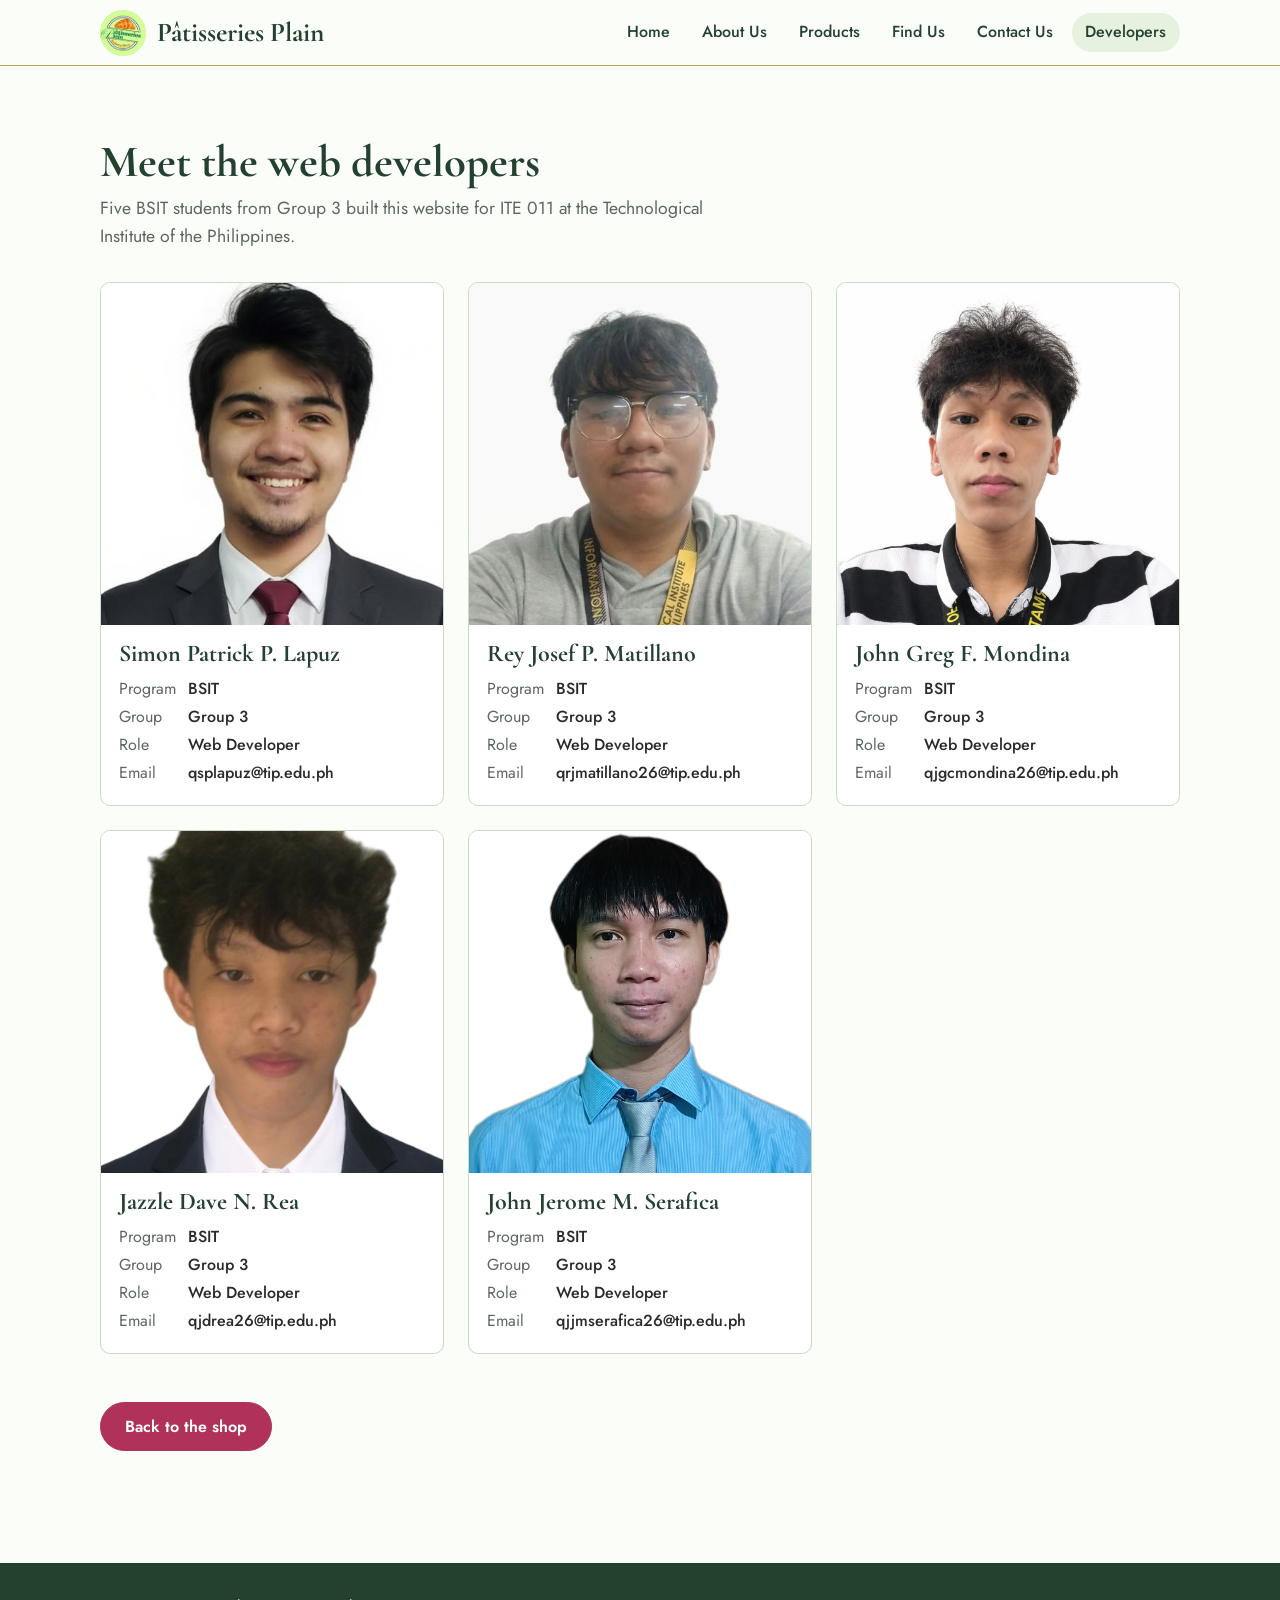
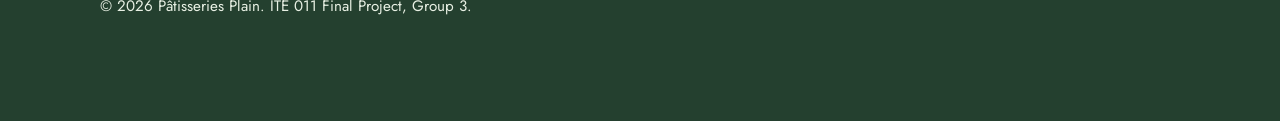
<file: developers.html>
<!DOCTYPE html>
<!--
  FILE NAME : developers.html
  PROJECT   : Pâtisseries Plain - Web Developers' Profile
  COURSE    : ITE 011 - Introduction to Computing | GROUP 3 | BSIT / IT11S10
-->
<html lang="en">
<head>
  <meta charset="UTF-8">
  <meta name="viewport" content="width=device-width, initial-scale=1">
  <title>Web Developers | P&acirc;tisseries Plain</title>
  <link rel="preconnect" href="https://fonts.googleapis.com">
  <link rel="preconnect" href="https://fonts.gstatic.com" crossorigin>
  <link href="https://fonts.googleapis.com/css2?family=Cormorant+Garamond:ital,wght@0,500;0,700;1,500&family=Jost:wght@400;500;600&display=swap" rel="stylesheet">
  <link rel="stylesheet" href="style.css">
</head>
<body>

  <header class="site-header">
    <a class="brand" href="index.html">
      <img class="logo" src="images/logo.png" alt="P&acirc;tisseries Plain logo">
      <span class="brand-name">P&acirc;tisseries Plain</span>
    </a>
    <nav class="main-menu" aria-label="Main menu">
      <a href="index.html">Home</a>
      <a href="index.html#about">About Us</a>
      <a href="index.html#products">Products</a>
      <a href="index.html#find-us">Find Us</a>
      <a href="index.html#contact">Contact Us</a>
      <a href="developers.html" aria-current="page">Developers</a>
    </nav>
  </header>

  <main>
    <section class="section developers">
      <h2>Meet the web developers</h2>
      <p class="section-intro">Five BSIT students from Group 3 built this website for ITE 011 at the Technological Institute of the Philippines.</p>
      <div class="profile-grid">

      <!-- ============ DEVELOPER 1: SIMON PATRICK P. LAPUZ ============ -->
      <article class="profile">   
        <img src="images/dev-lapuz.jpg" alt="Photo of Simon Patrick P. Lapuz">
        <div class="profile-body">
          <h3>Simon Patrick P. Lapuz</h3>
          <dl>
            <dt>Program</dt><dd>BSIT</dd>
            <dt>Group</dt><dd>Group 3</dd>
            <dt>Role</dt><dd>Web Developer</dd>
            <dt>Email</dt><dd>qsplapuz@tip.edu.ph</dd>
          </dl>
        </div>
      </article>

      <!-- ============ DEVELOPER 2: REY JOSEF P. MATILLANO ============ -->
      <article class="profile">
        <img src="images/dev-matillano.jpg" alt="Photo of Rey Josef P. Matillano">
        <div class="profile-body">
          <h3>Rey Josef P. Matillano</h3>
          <dl>
            <dt>Program</dt><dd>BSIT</dd>
            <dt>Group</dt><dd>Group 3</dd>
            <dt>Role</dt><dd>Web Developer</dd>
            <dt>Email</dt><dd>qrjmatillano26@tip.edu.ph</dd>
          </dl>
        </div>
      </article>

      <!-- ============ DEVELOPER 3: JOHN GREG F. MONDINA ============ -->
      <article class="profile">
        <img src="images/dev-mondina.jpg" alt="Photo of John Greg F. Mondina">
        <div class="profile-body">
          <h3>John Greg F. Mondina</h3>
          <dl>
            <dt>Program</dt><dd>BSIT</dd>
            <dt>Group</dt><dd>Group 3</dd>
            <dt>Role</dt><dd>Web Developer</dd>
            <dt>Email</dt><dd>qjgcmondina26@tip.edu.ph</dd>
          </dl>
        </div>
      </article>

      <!-- ============ DEVELOPER 4: JAZZLE DAVE N. REA ============ -->
      <article class="profile">
        <img src="images/dev-rea.jpg" alt="Photo of Jazzle Dave N. Rea">
        <div class="profile-body">
          <h3>Jazzle Dave N. Rea</h3>
          <dl>
            <dt>Program</dt><dd>BSIT</dd>
            <dt>Group</dt><dd>Group 3</dd>
            <dt>Role</dt><dd>Web Developer</dd>
            <dt>Email</dt><dd>qjdrea26@tip.edu.ph</dd>
          </dl>
        </div>
      </article>

      <!-- ============ DEVELOPER 5: JOHN JEROME M. SERAFICA ============ -->
      <article class="profile">
        <img src="images/dev-serafica.jpg" alt="Photo of John Jerome M. Serafica">
        <div class="profile-body">
          <h3>John Jerome M. Serafica</h3>
          <dl>
            <dt>Program</dt><dd>BSIT</dd>
            <dt>Group</dt><dd>Group 3</dd>
            <dt>Role</dt><dd>Web Developer</dd>
            <dt>Email</dt><dd>qjjmserafica26@tip.edu.ph</dd>
          </dl>
        </div>
      </article>

      </div>
      <p class="back-link"><a class="btn btn-primary" href="index.html">Back to the shop</a></p>
    </section>
  </main>

  <footer class="site-footer">
    <p>&copy; 2026 P&acirc;tisseries Plain. ITE 011 Final Project, Group 3.</p>
  </footer>

</body>
</html>
</file>
<file: style.css>
/* =====================================================================
   FILE NAME : style.css
   PROJECT   : Pâtisseries Plain - E-Commerce Website
   COURSE    : ITE 011 - Introduction to Computing | GROUP 3

   This is the EXTERNAL style sheet. Both index.html and developers.html
   
   ===================================================================== */

/* ---------- 1. COLORS AND FONTS --------- */
:root {
  --paper:     #fbfdf9;   /* page background */
  --mint:      #e6f1e0;   /* soft green sections */
  --pistachio: #cfe3c7;   /* macaron green */
  --leaf:      #24402f;   /* dark green: headings, buttons */
  --rose:      #f3cdd4;   /* macaron pink */
  --berry:     #b0325a;   /* main action color */
  --gold:      #c4a05a;   /* thin ribbon lines */
  --ink:       #2b2a28;   /* body text */
  --mute:      #5b685f;   /* softer text */

  --serif: "Cormorant Garamond", Georgia, "Times New Roman", serif;
  --sans:  "Jost", "Segoe UI", Tahoma, Arial, sans-serif;

  --page-width: 1120px;
}

/* ---------- 2. BASICS ---------- */
*, *::before, *::after { box-sizing: border-box; }

html {
  scroll-padding-top: 5.5rem;       /* keeps headings visible below the sticky menu */
  scroll-behavior: smooth;
}

body {
  margin: 0;
  background: var(--paper);
  color: var(--ink);
  font-family: var(--sans);
  font-size: 1rem;
  line-height: 1.55;
}

h1, h2, h3, h4 {
  font-family: var(--serif);
  color: var(--leaf);
  font-weight: 700;
  line-height: 1.1;
  margin: 0 0 .5rem;
}
h2 { font-size: clamp(2rem, 4vw, 2.8rem); }
h3 { font-size: 1.9rem; }
h4 { font-size: 1.4rem; }

p { margin: 0 0 1rem; }
a { color: var(--berry); }
img, video, iframe { max-width: 100%; }

:focus-visible { outline: 3px solid var(--gold); outline-offset: 2px; }

/* The hidden radio buttons that remember which screen you are on */
.switch {
  position: absolute;
  opacity: 0;
  width: 1px;
  height: 1px;
  pointer-events: none;
}

/* ---------- 3. HEADER + MENU ---------- */
.site-header {
  position: sticky;
  top: 0;
  z-index: 40;
  display: flex;
  flex-wrap: wrap;
  align-items: center;
  justify-content: space-between;
  gap: .4rem 1.5rem;
  padding: .6rem max(1.25rem, calc((100% - var(--page-width) + 2.5rem) / 2));
  background: var(--paper);
  border-bottom: 1px solid var(--gold);
}

.brand {
  display: flex;
  align-items: center;
  gap: .7rem;
  text-decoration: none;
}
.brand-name {
  font-family: var(--serif);
  font-size: 1.7rem;
  font-weight: 700;
  color: var(--leaf);
}

/* Logo box. The pink circle is the placeholder shown until images/logo.png exists. */
.logo {
  width: 46px;
  height: 46px;
  object-fit: contain;
  border-radius: 50%;
  background: var(--rose);
  color: transparent;
  font-size: 0;                     /* hides the alt text while the image is missing */
}

.main-menu {
  display: flex;
  flex-wrap: wrap;
  align-items: center;
  gap: .2rem .3rem;
}
.main-menu a,
.nav-cart {
  padding: .45rem .85rem;
  border-radius: 999px;
  color: var(--leaf);
  text-decoration: none;
  font-weight: 500;
  cursor: pointer;
}
.main-menu a:hover,
.main-menu a[aria-current="page"] { background: var(--mint); }
.nav-cart {
  background: var(--leaf);
  color: #fff;
}
.nav-cart:hover { background: var(--berry); }

/* ---------- 4. BUTTONS ---------- */
.btn {
  display: inline-block;
  padding: .75rem 1.5rem;
  border: 1.5px solid var(--leaf);
  border-radius: 999px;
  background: transparent;
  color: var(--leaf);
  font: 600 1rem var(--sans);
  text-align: center;
  text-decoration: none;
  cursor: pointer;
}
.btn:hover { background: var(--mint); }
.btn-primary {
  background: var(--berry);
  border-color: var(--berry);
  color: #fff;
}
.btn-primary:hover { background: #8f2548; border-color: #8f2548; }
.btn-light {
  background: #fff;
  border-color: #fff;
  color: var(--leaf);
}
.btn-light:hover { background: var(--rose); border-color: var(--rose); }

/* ---------- 5. HERO ---------- */
.hero {
  display: grid;
  grid-template-columns: 1.15fr .85fr;
  align-items: center;
  gap: 2.5rem;
  padding: 4.5rem max(1.25rem, calc((100% - var(--page-width) + 2.5rem) / 2));
  background: var(--mint);
}
.hero h1 {
  font-size: clamp(3.4rem, 9vw, 7rem);
  font-weight: 500;
  line-height: .92;
  letter-spacing: -.01em;
  margin-bottom: 1.2rem;
}
.lede {
  font-family: var(--serif);
  font-size: 1.7rem;
  line-height: 1.25;
  color: var(--ink);
}
.hero-actions {
  display: flex;
  flex-wrap: wrap;
  gap: .8rem;
  margin-top: 1.6rem;
}

/* Double-decker macaron */
.macaron {
  display: flex;
  flex-direction: column;
  align-items: center;
  width: min(320px, 80%);
  margin: 0 auto;
  filter: drop-shadow(0 18px 18px rgba(36, 64, 47, .18));
}
.macaron .shell {
  display: block;
  width: 100%;
  height: 86px;
  background: var(--macaron-shell, var(--rose));
  box-shadow: inset 0 -9px 0 rgba(36, 64, 47, .08), inset 0 9px 0 rgba(255, 255, 255, .35);
}
.macaron .shell:first-child { border-radius: 160px 160px 16px 16px; }
.macaron .shell:last-child  { border-radius: 16px 16px 160px 160px; }
.macaron .shell.alt {
  height: 62px;
  border-radius: 14px;
  background: var(--macaron-shell-2, var(--pistachio));
}
.macaron .filling {
  display: block;
  width: 93%;
  height: 22px;
  margin: -3px 0;
  border-radius: 12px;
  background: #fffdf8;
  box-shadow: inset 0 -4px 0 rgba(196, 160, 90, .25);
}

/* ---------- 6. GENERAL SECTIONS ---------- */
.section {
  max-width: var(--page-width);
  margin: 0 auto;
  padding: 4.5rem 1.25rem 1rem;
}
.section-intro {
  max-width: 40rem;
  color: var(--mute);
  font-size: 1.1rem;
}

.about-grid {
  display: grid;
  grid-template-columns: 1.1fr .9fr;
  gap: 3rem;
  align-items: start;
}
.about p { max-width: 38rem; font-size: 1.08rem; }
.media figure { margin: 0 0 1.5rem; }
.media video {
  display: block;
  width: 100%;
  aspect-ratio: 16 / 9;
  background: var(--pistachio);
  border-radius: 8px;
}
.media audio { display: block; width: 100%; }
.media figcaption {
  margin-top: .4rem;
  font-size: .92rem;
  color: var(--mute);
}

/* ---------- 7. PRODUCTS ---------- */
.subnav {
  display: flex;
  flex-wrap: wrap;
  gap: .5rem;
  margin: 1.2rem 0 .5rem;
}
.subnav a {
  padding: .4rem 1rem;
  border: 1px solid var(--leaf);
  border-radius: 999px;
  color: var(--leaf);
  text-decoration: none;
  font-weight: 500;
}
.subnav a:hover { background: var(--mint); }

.category { margin-top: 3.2rem; }
.category-head {
  display: flex;
  flex-wrap: wrap;
  align-items: baseline;
  gap: .2rem 1.2rem;
  margin-bottom: 1.2rem;
  padding-bottom: .6rem;
  border-bottom: 1px solid var(--gold);
}
.category-head h3 { margin: 0; }
.category-head p { margin: 0; color: var(--mute); }

/* Each category gets its own pastel color for empty image boxes */
.cat-cakes  { --tint: #f6dce1; }
.cat-pies   { --tint: #dcebd5; }
.cat-drinks { --tint: #e6def0; }

.grid {
  display: grid;
  grid-template-columns: repeat(auto-fill, minmax(250px, 1fr));
  gap: 1.4rem;
}

/* ----- Product card ----- */
.card {
  position: relative;
  display: flex;
  flex-direction: column;
  overflow: hidden;
  background: #fff;
  border: 1px solid #cdd9c8;
  border-radius: 10px;
}
.card img {
  display: block;
  width: 100%;
  aspect-ratio: 4 / 3;
  object-fit: cover;
  background: var(--tint, var(--pistachio));
  color: var(--leaf);
  font-size: .9rem;
}
.card-body {
  display: flex;
  flex-direction: column;
  flex: 1;
  gap: .7rem;
  padding: 1rem 1.1rem 1.2rem;
}
.card h4 { margin: 0; }
.desc {
  margin: 0;
  color: var(--mute);
  font-size: .94rem;
  line-height: 1.45;
}

/* A product that is in the cart gets a berry outline and a tag */
.card:has(.opt-add:checked) {
  border-color: var(--berry);
  box-shadow: 0 0 0 2px var(--berry);
}
.card:has(.opt-add:checked)::after {
  content: "In your cart";
  position: absolute;
  top: .7rem;
  left: .7rem;
  padding: .2rem .7rem;
  border-radius: 999px;
  background: var(--berry);
  color: #fff;
  font-size: .8rem;
  font-weight: 600;
}

/* ----- Option chips (size, quantity, order type) ----- */
.choices {
  position: relative;
  display: flex;
  flex-wrap: wrap;
  align-items: center;
  gap: .4rem;
  margin-top: auto;
}
.lbl {
  flex-basis: 100%;
  font-size: .85rem;
  font-weight: 500;
  color: var(--mute);
}
.chip-input {
  position: absolute;
  opacity: 0;
  width: 1px;
  height: 1px;
  pointer-events: none;
}
.chip-input + label {
  padding: .3rem .85rem;
  border: 1px solid var(--leaf);
  border-radius: 999px;
  background: #fff;
  color: var(--leaf);
  font-size: .9rem;
  cursor: pointer;
  user-select: none;
}
.chip-input + label:hover { background: var(--mint); }
.chip-input:checked + label {
  background: var(--leaf);
  color: #fff;
}
.opt-add:checked + label {
  background: var(--berry);
  border-color: var(--berry);
}
.chip-input:focus-visible + label {
  outline: 3px solid var(--gold);
  outline-offset: 2px;
}

/* Quantity row only shows after a size is picked */
.qty { display: none; margin-top: 0; }
.card:has(.opt-add:checked) .qty { display: flex; }

/* ---------- 8. LOCATION + REFERENCES ---------- */
.find-grid {
  display: grid;
  grid-template-columns: .8fr 1.2fr;
  gap: 2rem;
  align-items: start;
}
address {
  margin: 0 0 1.2rem;
  font-style: normal;
  font-size: 1.1rem;
}
.find-grid iframe {
  width: 100%;
  height: 320px;
  border: 1px solid var(--gold);
  border-radius: 8px;
  background: var(--mint);
}
.references ul {
  margin: 0;
  padding-left: 1.2rem;
  color: var(--mute);
  font-size: .95rem;
}

/* ---------- 8b. CONTACT US ---------- */
.contact-grid {
  display: grid;
  grid-template-columns: .8fr 1.2fr;
  gap: 3rem;
  align-items: start;
  margin-top: 1.5rem;
}
.contact-info {
  display: grid;
  gap: .2rem;
  margin: 0;
}
.contact-info dt {
  margin-top: 1rem;
  color: var(--mute);
  font-size: .9rem;
  font-weight: 500;
}
.contact-info dt:first-child { margin-top: 0; }
.contact-info dd {
  margin: 0;
  font-family: var(--serif);
  font-size: 1.4rem;
  font-weight: 700;
  color: var(--leaf);
}
.contact-form {
  display: grid;
  gap: 1rem;
  padding: 1.6rem;
  background: var(--mint);
  border-radius: 12px;
}
.contact-form .btn { justify-self: start; }
.field select {
  width: 100%;
  padding: .65rem .8rem;
  border: 1px solid #9fb396;
  border-radius: 6px;
  background: #fff;
  color: var(--ink);
  font: 400 1rem var(--sans);
}

/* ---------- 9. FOOTER ---------- */
.site-footer {
  margin-top: 5rem;
  padding: 2rem max(1.25rem, calc((100% - var(--page-width) + 2.5rem) / 2)) 6rem;
  background: var(--leaf);
  color: #e8f0e4;
  font-size: .95rem;
}
.site-footer p { margin: 0 0 .4rem; }
.site-footer a { color: var(--rose); }

/* ---------- 10. CART BAR (floating) ---------- */
.cartbar {
  display: none;                    /* turned on when something is in the cart */
  position: fixed;
  left: 50%;
  bottom: 1rem;
  z-index: 50;
  transform: translateX(-50%);
  align-items: center;
  gap: 1rem;
  max-width: calc(100% - 1.5rem);
  padding: .55rem .55rem .55rem 1.4rem;
  border-radius: 999px;
  background: var(--leaf);
  color: #fff;
  box-shadow: 0 8px 24px rgba(36, 64, 47, .35);
}
body:has(.opt-add:checked) .cartbar { display: flex; }
.cartbar-info { font-weight: 500; }
.cartbar-info::before {
  content: "Cart: " counter(items) " item(s), \20B1" counter(total);
}
.btn-light { padding: .55rem 1.2rem; }

/* ---------- 11. SCREENS: CART / CHECKOUT / PAID ---------- */
.overlay {
  display: none;
  position: fixed;
  inset: 0;
  z-index: 100;
  overflow: auto;
  padding: 1rem;
  background: rgba(36, 64, 47, .6);
}
body:has(#step-cart:checked)       .overlay-cart,
body:has(#step-checkout:checked)   .overlay-checkout,
body:has(#step-paid-cash:checked)  .overlay-paid,
body:has(#step-paid-card:checked)  .overlay-paid { display: block; }

/* Stop the shop from scrolling behind an open screen */
body:has(.switch:not(#step-shop):checked) { overflow: hidden; }

.panel {
  width: min(640px, 100%);
  margin: 2rem auto;
  padding: 1.8rem;
  background: var(--paper);
  border: 1px solid var(--gold);
  border-radius: 14px;
}
.panel h2 { margin-bottom: 1rem; }

/* Cart lines (shown one by one by cart-rules.css) */
.lines { margin: 0; padding: 0; list-style: none; }
.line {
  display: none;
  grid-template-columns: 1fr auto auto;
  gap: 1rem;
  padding: .8rem 0;
  border-bottom: 1px dashed #b9c9b3;
}
.line-name { font-weight: 500; }
.line-name em {
  display: block;
  font-style: normal;
  font-size: .88rem;
  color: var(--mute);
}
.line-qty { color: var(--mute); }
.line-price { min-width: 5.5rem; text-align: right; font-weight: 600; }

/* Empty cart message vs. items */
.empty-msg { color: var(--mute); font-size: 1.05rem; }
body:has(.opt-add:checked) .empty-msg { display: none; }
.cart-footer { display: none; }
body:has(.opt-add:checked) .cart-footer { display: block; }
.btn-checkout { display: none; }
body:has(.opt-add:checked) .btn-checkout { display: inline-block; }

.total {
  display: flex;
  justify-content: space-between;
  align-items: baseline;
  margin: 1.2rem 0 0;
  font-family: var(--serif);
  font-size: 1.8rem;
  font-weight: 700;
  color: var(--leaf);
}
.total-amount::before { content: "\20B1" counter(total); }

.actions {
  display: flex;
  flex-wrap: wrap;
  justify-content: space-between;
  gap: .8rem;
  margin-top: 1.6rem;
}

/* Checkout form */
.fields { display: grid; gap: 1rem; margin-top: 1.2rem; }
.field {
  display: grid;
  gap: .3rem;
  font-weight: 500;
}
.field input,
.field textarea {
  width: 100%;
  padding: .65rem .8rem;
  border: 1px solid #9fb396;
  border-radius: 6px;
  background: #fff;
  color: var(--ink);
  font: 400 1rem var(--sans);
}
.field textarea { resize: vertical; }
.check { display: flex; align-items: center; gap: .5rem; font-weight: 500; }
.check input { width: 1.1rem; height: 1.1rem; accent-color: var(--berry); }
.fields .choices { margin-top: 0; }

.pay-title { margin-top: 2rem; }
.pay-options {
  display: grid;
  grid-template-columns: 1fr 1fr;
  gap: 1rem;
}
.pay-btn {
  display: grid;
  gap: .2rem;
  padding: 1.2rem 1.1rem;
  border: 2px solid var(--leaf);
  border-radius: 10px;
  background: #fff;
  color: var(--leaf);
  cursor: pointer;
}
.pay-btn strong { font-family: var(--serif); font-size: 1.5rem; line-height: 1.1; }
.pay-btn span { font-size: .9rem; color: var(--mute); }
.pay-btn:hover { background: var(--berry); border-color: var(--berry); }
.pay-btn:hover strong,
.pay-btn:hover span { color: #fff; }

/* Paid screen */
.panel-paid { text-align: center; }
.panel-paid .actions { justify-content: center; }
.panel-paid .total { justify-content: center; gap: 1rem; font-size: 1.5rem; }
.paid-method { display: none; margin: 0; font-size: 1.1rem; color: var(--mute); }
body:has(#step-paid-cash:checked) .paid-cash { display: block; }
body:has(#step-paid-card:checked) .paid-card { display: block; }

.checkmark {
  position: relative;
  width: 88px;
  height: 88px;
  margin: 0 auto 1.2rem;
  border-radius: 50%;
  background: var(--pistachio);
}
.checkmark::before {
  content: "";
  position: absolute;
  left: 31px;
  top: 17px;
  width: 22px;
  height: 42px;
  border: solid var(--leaf);
  border-width: 0 7px 7px 0;
  transform: rotate(45deg);
}
.overlay-paid .checkmark { animation: pop .45s ease-out; }
@keyframes pop {
  0%   { transform: scale(.4); opacity: 0; }
  70%  { transform: scale(1.1); opacity: 1; }
  100% { transform: scale(1); }
}

/* ---------- 12. DEVELOPERS PAGE ---------- */
.profile-grid {
  display: grid;
  grid-template-columns: repeat(auto-fill, minmax(280px, 1fr));
  gap: 1.5rem;
  margin-top: 2rem;
}
.profile {
  overflow: hidden;
  background: #fff;
  border: 1px solid #cdd9c8;
  border-radius: 10px;
}
.profile img {
  display: block;
  width: 100%;
  aspect-ratio: 1 / 1;
  object-fit: cover;
  background: var(--rose);
  color: var(--leaf);
  font-size: .9rem;
}
.profile-body { padding: 1rem 1.1rem 1.2rem; }
.profile h3 { font-size: 1.5rem; }
.profile dl {
  display: grid;
  grid-template-columns: auto 1fr;
  gap: .2rem .8rem;
  margin: .6rem 0 0;
}
.profile dt { color: var(--mute); }
.profile dd { margin: 0; font-weight: 500; }
.back-link { margin-top: 3rem; }

/* ---------- 13. PHONES AND SMALL SCREENS ---------- */
@media (max-width: 800px) {
  .hero { grid-template-columns: 1fr; padding-top: 3rem; padding-bottom: 3rem; }
  .macaron { width: min(240px, 70%); }
  .about-grid,
  .find-grid,
  .contact-grid { grid-template-columns: 1fr; gap: 2rem; }
  .pay-options { grid-template-columns: 1fr; }
  .panel { padding: 1.3rem; margin: 1rem auto; }
  .brand-name { font-size: 1.4rem; }
  .cartbar { width: calc(100% - 1.5rem); justify-content: space-between; }
}

/* ---------- 14. RESPECT "REDUCE MOTION" SETTINGS ---------- */
@media (prefers-reduced-motion: reduce) {
  html { scroll-behavior: auto; }
  .overlay-paid .checkmark { animation: none; }
}
</file>
<file: cart-rules.css>
/* =====================================================================
   cart-rules.css  -  THE "BRAIN" OF THE CART 
   Pâtisseries Plain  |  ITE 011 Final Project  |  Group 3

   HOW IT WORKS
   1. Every product has hidden radio buttons (size + quantity).
   2. When a radio is :checked, the rules below ADD the price to a
      CSS counter called "total" (and the quantity to "items").
   3. The cart bar and the cart page simply print those counters.
   ===================================================================== */

/* ---- 1. Create all counters (they all start at 0) ---- */
body {
  counter-reset:
    total 0
    items 0
    q-strawberry-cake 0
    s-strawberry-cake 0
    q-butter-cake 0
    s-butter-cake 0
    q-black-forest-cake 0
    s-black-forest-cake 0
    q-carrot-cake 0
    s-carrot-cake 0
    q-chiffon-cake 0
    s-chiffon-cake 0
    q-red-velvet-cake 0
    s-red-velvet-cake 0
    q-genoise-sponge-cake 0
    s-genoise-sponge-cake 0
    q-cheese-cake 0
    s-cheese-cake 0
    q-angel-food-cake 0
    s-angel-food-cake 0
    q-mousse-cake 0
    s-mousse-cake 0
    q-buko-pie 0
    s-buko-pie 0
    q-egg-pie 0
    s-egg-pie 0
    q-guapple-pie 0
    s-guapple-pie 0
    q-chicken-pot-pie 0
    s-chicken-pot-pie 0
    q-peach-mango-pie 0
    s-peach-mango-pie 0
    q-apple-pie 0
    s-apple-pie 0
    q-shepherds-pie 0
    s-shepherds-pie 0
    q-pecan-pie 0
    s-pecan-pie 0
    q-banana-cream-pie 0
    s-banana-cream-pie 0
    q-pumpkin-pie 0
    s-pumpkin-pie 0
    q-caffe-latte 0
    s-caffe-latte 0
    q-cappuccino 0
    s-cappuccino 0
    q-caramel-macchiato 0
    s-caramel-macchiato 0
    q-vanilla-sweet-cream-cold-brew 0
    s-vanilla-sweet-cream-cold-brew 0
    q-brown-sugar-oatmilk-shaken-espresso 0
    s-brown-sugar-oatmilk-shaken-espresso 0
    q-iced-lemonade 0
    s-iced-lemonade 0
    q-mango-fruit-smoothie 0
    s-mango-fruit-smoothie 0
    q-matcha-drink 0
    s-matcha-drink 0
    q-hot-chocolate 0
    s-hot-chocolate 0
    q-irish-coffee 0
    s-irish-coffee 0;
}

/* ---- 2. The math: option x quantity = price added to the total ---- */

/* Strawberry Cake */
.card:has(#strawberry-cake-slice:checked):has(#strawberry-cake-q1:checked) { counter-increment: total 299 items 1 q-strawberry-cake 1 s-strawberry-cake 299; }
.card:has(#strawberry-cake-slice:checked):has(#strawberry-cake-q2:checked) { counter-increment: total 598 items 2 q-strawberry-cake 2 s-strawberry-cake 598; }
.card:has(#strawberry-cake-slice:checked):has(#strawberry-cake-q3:checked) { counter-increment: total 897 items 3 q-strawberry-cake 3 s-strawberry-cake 897; }
.card:has(#strawberry-cake-slice:checked):has(#strawberry-cake-q4:checked) { counter-increment: total 1196 items 4 q-strawberry-cake 4 s-strawberry-cake 1196; }
.card:has(#strawberry-cake-slice:checked):has(#strawberry-cake-q5:checked) { counter-increment: total 1495 items 5 q-strawberry-cake 5 s-strawberry-cake 1495; }
.card:has(#strawberry-cake-whole:checked):has(#strawberry-cake-q1:checked) { counter-increment: total 2299 items 1 q-strawberry-cake 1 s-strawberry-cake 2299; }
.card:has(#strawberry-cake-whole:checked):has(#strawberry-cake-q2:checked) { counter-increment: total 4598 items 2 q-strawberry-cake 2 s-strawberry-cake 4598; }
.card:has(#strawberry-cake-whole:checked):has(#strawberry-cake-q3:checked) { counter-increment: total 6897 items 3 q-strawberry-cake 3 s-strawberry-cake 6897; }
.card:has(#strawberry-cake-whole:checked):has(#strawberry-cake-q4:checked) { counter-increment: total 9196 items 4 q-strawberry-cake 4 s-strawberry-cake 9196; }
.card:has(#strawberry-cake-whole:checked):has(#strawberry-cake-q5:checked) { counter-increment: total 11495 items 5 q-strawberry-cake 5 s-strawberry-cake 11495; }

/* Butter Cake */
.card:has(#butter-cake-slice:checked):has(#butter-cake-q1:checked) { counter-increment: total 159 items 1 q-butter-cake 1 s-butter-cake 159; }
.card:has(#butter-cake-slice:checked):has(#butter-cake-q2:checked) { counter-increment: total 318 items 2 q-butter-cake 2 s-butter-cake 318; }
.card:has(#butter-cake-slice:checked):has(#butter-cake-q3:checked) { counter-increment: total 477 items 3 q-butter-cake 3 s-butter-cake 477; }
.card:has(#butter-cake-slice:checked):has(#butter-cake-q4:checked) { counter-increment: total 636 items 4 q-butter-cake 4 s-butter-cake 636; }
.card:has(#butter-cake-slice:checked):has(#butter-cake-q5:checked) { counter-increment: total 795 items 5 q-butter-cake 5 s-butter-cake 795; }
.card:has(#butter-cake-whole:checked):has(#butter-cake-q1:checked) { counter-increment: total 1199 items 1 q-butter-cake 1 s-butter-cake 1199; }
.card:has(#butter-cake-whole:checked):has(#butter-cake-q2:checked) { counter-increment: total 2398 items 2 q-butter-cake 2 s-butter-cake 2398; }
.card:has(#butter-cake-whole:checked):has(#butter-cake-q3:checked) { counter-increment: total 3597 items 3 q-butter-cake 3 s-butter-cake 3597; }
.card:has(#butter-cake-whole:checked):has(#butter-cake-q4:checked) { counter-increment: total 4796 items 4 q-butter-cake 4 s-butter-cake 4796; }
.card:has(#butter-cake-whole:checked):has(#butter-cake-q5:checked) { counter-increment: total 5995 items 5 q-butter-cake 5 s-butter-cake 5995; }

/* Black Forest Cake */
.card:has(#black-forest-cake-slice:checked):has(#black-forest-cake-q1:checked) { counter-increment: total 229 items 1 q-black-forest-cake 1 s-black-forest-cake 229; }
.card:has(#black-forest-cake-slice:checked):has(#black-forest-cake-q2:checked) { counter-increment: total 458 items 2 q-black-forest-cake 2 s-black-forest-cake 458; }
.card:has(#black-forest-cake-slice:checked):has(#black-forest-cake-q3:checked) { counter-increment: total 687 items 3 q-black-forest-cake 3 s-black-forest-cake 687; }
.card:has(#black-forest-cake-slice:checked):has(#black-forest-cake-q4:checked) { counter-increment: total 916 items 4 q-black-forest-cake 4 s-black-forest-cake 916; }
.card:has(#black-forest-cake-slice:checked):has(#black-forest-cake-q5:checked) { counter-increment: total 1145 items 5 q-black-forest-cake 5 s-black-forest-cake 1145; }
.card:has(#black-forest-cake-whole:checked):has(#black-forest-cake-q1:checked) { counter-increment: total 1799 items 1 q-black-forest-cake 1 s-black-forest-cake 1799; }
.card:has(#black-forest-cake-whole:checked):has(#black-forest-cake-q2:checked) { counter-increment: total 3598 items 2 q-black-forest-cake 2 s-black-forest-cake 3598; }
.card:has(#black-forest-cake-whole:checked):has(#black-forest-cake-q3:checked) { counter-increment: total 5397 items 3 q-black-forest-cake 3 s-black-forest-cake 5397; }
.card:has(#black-forest-cake-whole:checked):has(#black-forest-cake-q4:checked) { counter-increment: total 7196 items 4 q-black-forest-cake 4 s-black-forest-cake 7196; }
.card:has(#black-forest-cake-whole:checked):has(#black-forest-cake-q5:checked) { counter-increment: total 8995 items 5 q-black-forest-cake 5 s-black-forest-cake 8995; }

/* Carrot Cake */
.card:has(#carrot-cake-slice:checked):has(#carrot-cake-q1:checked) { counter-increment: total 139 items 1 q-carrot-cake 1 s-carrot-cake 139; }
.card:has(#carrot-cake-slice:checked):has(#carrot-cake-q2:checked) { counter-increment: total 278 items 2 q-carrot-cake 2 s-carrot-cake 278; }
.card:has(#carrot-cake-slice:checked):has(#carrot-cake-q3:checked) { counter-increment: total 417 items 3 q-carrot-cake 3 s-carrot-cake 417; }
.card:has(#carrot-cake-slice:checked):has(#carrot-cake-q4:checked) { counter-increment: total 556 items 4 q-carrot-cake 4 s-carrot-cake 556; }
.card:has(#carrot-cake-slice:checked):has(#carrot-cake-q5:checked) { counter-increment: total 695 items 5 q-carrot-cake 5 s-carrot-cake 695; }
.card:has(#carrot-cake-whole:checked):has(#carrot-cake-q1:checked) { counter-increment: total 1099 items 1 q-carrot-cake 1 s-carrot-cake 1099; }
.card:has(#carrot-cake-whole:checked):has(#carrot-cake-q2:checked) { counter-increment: total 2198 items 2 q-carrot-cake 2 s-carrot-cake 2198; }
.card:has(#carrot-cake-whole:checked):has(#carrot-cake-q3:checked) { counter-increment: total 3297 items 3 q-carrot-cake 3 s-carrot-cake 3297; }
.card:has(#carrot-cake-whole:checked):has(#carrot-cake-q4:checked) { counter-increment: total 4396 items 4 q-carrot-cake 4 s-carrot-cake 4396; }
.card:has(#carrot-cake-whole:checked):has(#carrot-cake-q5:checked) { counter-increment: total 5495 items 5 q-carrot-cake 5 s-carrot-cake 5495; }

/* Chiffon Cake */
.card:has(#chiffon-cake-slice:checked):has(#chiffon-cake-q1:checked) { counter-increment: total 179 items 1 q-chiffon-cake 1 s-chiffon-cake 179; }
.card:has(#chiffon-cake-slice:checked):has(#chiffon-cake-q2:checked) { counter-increment: total 358 items 2 q-chiffon-cake 2 s-chiffon-cake 358; }
.card:has(#chiffon-cake-slice:checked):has(#chiffon-cake-q3:checked) { counter-increment: total 537 items 3 q-chiffon-cake 3 s-chiffon-cake 537; }
.card:has(#chiffon-cake-slice:checked):has(#chiffon-cake-q4:checked) { counter-increment: total 716 items 4 q-chiffon-cake 4 s-chiffon-cake 716; }
.card:has(#chiffon-cake-slice:checked):has(#chiffon-cake-q5:checked) { counter-increment: total 895 items 5 q-chiffon-cake 5 s-chiffon-cake 895; }
.card:has(#chiffon-cake-whole:checked):has(#chiffon-cake-q1:checked) { counter-increment: total 1399 items 1 q-chiffon-cake 1 s-chiffon-cake 1399; }
.card:has(#chiffon-cake-whole:checked):has(#chiffon-cake-q2:checked) { counter-increment: total 2798 items 2 q-chiffon-cake 2 s-chiffon-cake 2798; }
.card:has(#chiffon-cake-whole:checked):has(#chiffon-cake-q3:checked) { counter-increment: total 4197 items 3 q-chiffon-cake 3 s-chiffon-cake 4197; }
.card:has(#chiffon-cake-whole:checked):has(#chiffon-cake-q4:checked) { counter-increment: total 5596 items 4 q-chiffon-cake 4 s-chiffon-cake 5596; }
.card:has(#chiffon-cake-whole:checked):has(#chiffon-cake-q5:checked) { counter-increment: total 6995 items 5 q-chiffon-cake 5 s-chiffon-cake 6995; }

/* Red Velvet Cake */
.card:has(#red-velvet-cake-slice:checked):has(#red-velvet-cake-q1:checked) { counter-increment: total 229 items 1 q-red-velvet-cake 1 s-red-velvet-cake 229; }
.card:has(#red-velvet-cake-slice:checked):has(#red-velvet-cake-q2:checked) { counter-increment: total 458 items 2 q-red-velvet-cake 2 s-red-velvet-cake 458; }
.card:has(#red-velvet-cake-slice:checked):has(#red-velvet-cake-q3:checked) { counter-increment: total 687 items 3 q-red-velvet-cake 3 s-red-velvet-cake 687; }
.card:has(#red-velvet-cake-slice:checked):has(#red-velvet-cake-q4:checked) { counter-increment: total 916 items 4 q-red-velvet-cake 4 s-red-velvet-cake 916; }
.card:has(#red-velvet-cake-slice:checked):has(#red-velvet-cake-q5:checked) { counter-increment: total 1145 items 5 q-red-velvet-cake 5 s-red-velvet-cake 1145; }
.card:has(#red-velvet-cake-whole:checked):has(#red-velvet-cake-q1:checked) { counter-increment: total 1799 items 1 q-red-velvet-cake 1 s-red-velvet-cake 1799; }
.card:has(#red-velvet-cake-whole:checked):has(#red-velvet-cake-q2:checked) { counter-increment: total 3598 items 2 q-red-velvet-cake 2 s-red-velvet-cake 3598; }
.card:has(#red-velvet-cake-whole:checked):has(#red-velvet-cake-q3:checked) { counter-increment: total 5397 items 3 q-red-velvet-cake 3 s-red-velvet-cake 5397; }
.card:has(#red-velvet-cake-whole:checked):has(#red-velvet-cake-q4:checked) { counter-increment: total 7196 items 4 q-red-velvet-cake 4 s-red-velvet-cake 7196; }
.card:has(#red-velvet-cake-whole:checked):has(#red-velvet-cake-q5:checked) { counter-increment: total 8995 items 5 q-red-velvet-cake 5 s-red-velvet-cake 8995; }

/* Genoise Sponge Cake */
.card:has(#genoise-sponge-cake-slice:checked):has(#genoise-sponge-cake-q1:checked) { counter-increment: total 389 items 1 q-genoise-sponge-cake 1 s-genoise-sponge-cake 389; }
.card:has(#genoise-sponge-cake-slice:checked):has(#genoise-sponge-cake-q2:checked) { counter-increment: total 778 items 2 q-genoise-sponge-cake 2 s-genoise-sponge-cake 778; }
.card:has(#genoise-sponge-cake-slice:checked):has(#genoise-sponge-cake-q3:checked) { counter-increment: total 1167 items 3 q-genoise-sponge-cake 3 s-genoise-sponge-cake 1167; }
.card:has(#genoise-sponge-cake-slice:checked):has(#genoise-sponge-cake-q4:checked) { counter-increment: total 1556 items 4 q-genoise-sponge-cake 4 s-genoise-sponge-cake 1556; }
.card:has(#genoise-sponge-cake-slice:checked):has(#genoise-sponge-cake-q5:checked) { counter-increment: total 1945 items 5 q-genoise-sponge-cake 5 s-genoise-sponge-cake 1945; }
.card:has(#genoise-sponge-cake-whole:checked):has(#genoise-sponge-cake-q1:checked) { counter-increment: total 2999 items 1 q-genoise-sponge-cake 1 s-genoise-sponge-cake 2999; }
.card:has(#genoise-sponge-cake-whole:checked):has(#genoise-sponge-cake-q2:checked) { counter-increment: total 5998 items 2 q-genoise-sponge-cake 2 s-genoise-sponge-cake 5998; }
.card:has(#genoise-sponge-cake-whole:checked):has(#genoise-sponge-cake-q3:checked) { counter-increment: total 8997 items 3 q-genoise-sponge-cake 3 s-genoise-sponge-cake 8997; }
.card:has(#genoise-sponge-cake-whole:checked):has(#genoise-sponge-cake-q4:checked) { counter-increment: total 11996 items 4 q-genoise-sponge-cake 4 s-genoise-sponge-cake 11996; }
.card:has(#genoise-sponge-cake-whole:checked):has(#genoise-sponge-cake-q5:checked) { counter-increment: total 14995 items 5 q-genoise-sponge-cake 5 s-genoise-sponge-cake 14995; }

/* Cheese Cake */
.card:has(#cheese-cake-slice:checked):has(#cheese-cake-q1:checked) { counter-increment: total 299 items 1 q-cheese-cake 1 s-cheese-cake 299; }
.card:has(#cheese-cake-slice:checked):has(#cheese-cake-q2:checked) { counter-increment: total 598 items 2 q-cheese-cake 2 s-cheese-cake 598; }
.card:has(#cheese-cake-slice:checked):has(#cheese-cake-q3:checked) { counter-increment: total 897 items 3 q-cheese-cake 3 s-cheese-cake 897; }
.card:has(#cheese-cake-slice:checked):has(#cheese-cake-q4:checked) { counter-increment: total 1196 items 4 q-cheese-cake 4 s-cheese-cake 1196; }
.card:has(#cheese-cake-slice:checked):has(#cheese-cake-q5:checked) { counter-increment: total 1495 items 5 q-cheese-cake 5 s-cheese-cake 1495; }
.card:has(#cheese-cake-whole:checked):has(#cheese-cake-q1:checked) { counter-increment: total 2299 items 1 q-cheese-cake 1 s-cheese-cake 2299; }
.card:has(#cheese-cake-whole:checked):has(#cheese-cake-q2:checked) { counter-increment: total 4598 items 2 q-cheese-cake 2 s-cheese-cake 4598; }
.card:has(#cheese-cake-whole:checked):has(#cheese-cake-q3:checked) { counter-increment: total 6897 items 3 q-cheese-cake 3 s-cheese-cake 6897; }
.card:has(#cheese-cake-whole:checked):has(#cheese-cake-q4:checked) { counter-increment: total 9196 items 4 q-cheese-cake 4 s-cheese-cake 9196; }
.card:has(#cheese-cake-whole:checked):has(#cheese-cake-q5:checked) { counter-increment: total 11495 items 5 q-cheese-cake 5 s-cheese-cake 11495; }

/* Angel Food Cake */
.card:has(#angel-food-cake-slice:checked):has(#angel-food-cake-q1:checked) { counter-increment: total 229 items 1 q-angel-food-cake 1 s-angel-food-cake 229; }
.card:has(#angel-food-cake-slice:checked):has(#angel-food-cake-q2:checked) { counter-increment: total 458 items 2 q-angel-food-cake 2 s-angel-food-cake 458; }
.card:has(#angel-food-cake-slice:checked):has(#angel-food-cake-q3:checked) { counter-increment: total 687 items 3 q-angel-food-cake 3 s-angel-food-cake 687; }
.card:has(#angel-food-cake-slice:checked):has(#angel-food-cake-q4:checked) { counter-increment: total 916 items 4 q-angel-food-cake 4 s-angel-food-cake 916; }
.card:has(#angel-food-cake-slice:checked):has(#angel-food-cake-q5:checked) { counter-increment: total 1145 items 5 q-angel-food-cake 5 s-angel-food-cake 1145; }
.card:has(#angel-food-cake-whole:checked):has(#angel-food-cake-q1:checked) { counter-increment: total 1799 items 1 q-angel-food-cake 1 s-angel-food-cake 1799; }
.card:has(#angel-food-cake-whole:checked):has(#angel-food-cake-q2:checked) { counter-increment: total 3598 items 2 q-angel-food-cake 2 s-angel-food-cake 3598; }
.card:has(#angel-food-cake-whole:checked):has(#angel-food-cake-q3:checked) { counter-increment: total 5397 items 3 q-angel-food-cake 3 s-angel-food-cake 5397; }
.card:has(#angel-food-cake-whole:checked):has(#angel-food-cake-q4:checked) { counter-increment: total 7196 items 4 q-angel-food-cake 4 s-angel-food-cake 7196; }
.card:has(#angel-food-cake-whole:checked):has(#angel-food-cake-q5:checked) { counter-increment: total 8995 items 5 q-angel-food-cake 5 s-angel-food-cake 8995; }

/* Mousse Cake */
.card:has(#mousse-cake-slice:checked):has(#mousse-cake-q1:checked) { counter-increment: total 179 items 1 q-mousse-cake 1 s-mousse-cake 179; }
.card:has(#mousse-cake-slice:checked):has(#mousse-cake-q2:checked) { counter-increment: total 358 items 2 q-mousse-cake 2 s-mousse-cake 358; }
.card:has(#mousse-cake-slice:checked):has(#mousse-cake-q3:checked) { counter-increment: total 537 items 3 q-mousse-cake 3 s-mousse-cake 537; }
.card:has(#mousse-cake-slice:checked):has(#mousse-cake-q4:checked) { counter-increment: total 716 items 4 q-mousse-cake 4 s-mousse-cake 716; }
.card:has(#mousse-cake-slice:checked):has(#mousse-cake-q5:checked) { counter-increment: total 895 items 5 q-mousse-cake 5 s-mousse-cake 895; }
.card:has(#mousse-cake-whole:checked):has(#mousse-cake-q1:checked) { counter-increment: total 1399 items 1 q-mousse-cake 1 s-mousse-cake 1399; }
.card:has(#mousse-cake-whole:checked):has(#mousse-cake-q2:checked) { counter-increment: total 2798 items 2 q-mousse-cake 2 s-mousse-cake 2798; }
.card:has(#mousse-cake-whole:checked):has(#mousse-cake-q3:checked) { counter-increment: total 4197 items 3 q-mousse-cake 3 s-mousse-cake 4197; }
.card:has(#mousse-cake-whole:checked):has(#mousse-cake-q4:checked) { counter-increment: total 5596 items 4 q-mousse-cake 4 s-mousse-cake 5596; }
.card:has(#mousse-cake-whole:checked):has(#mousse-cake-q5:checked) { counter-increment: total 6995 items 5 q-mousse-cake 5 s-mousse-cake 6995; }

/* Buko Pie */
.card:has(#buko-pie-slice:checked):has(#buko-pie-q1:checked) { counter-increment: total 199 items 1 q-buko-pie 1 s-buko-pie 199; }
.card:has(#buko-pie-slice:checked):has(#buko-pie-q2:checked) { counter-increment: total 398 items 2 q-buko-pie 2 s-buko-pie 398; }
.card:has(#buko-pie-slice:checked):has(#buko-pie-q3:checked) { counter-increment: total 597 items 3 q-buko-pie 3 s-buko-pie 597; }
.card:has(#buko-pie-slice:checked):has(#buko-pie-q4:checked) { counter-increment: total 796 items 4 q-buko-pie 4 s-buko-pie 796; }
.card:has(#buko-pie-slice:checked):has(#buko-pie-q5:checked) { counter-increment: total 995 items 5 q-buko-pie 5 s-buko-pie 995; }
.card:has(#buko-pie-whole:checked):has(#buko-pie-q1:checked) { counter-increment: total 1499 items 1 q-buko-pie 1 s-buko-pie 1499; }
.card:has(#buko-pie-whole:checked):has(#buko-pie-q2:checked) { counter-increment: total 2998 items 2 q-buko-pie 2 s-buko-pie 2998; }
.card:has(#buko-pie-whole:checked):has(#buko-pie-q3:checked) { counter-increment: total 4497 items 3 q-buko-pie 3 s-buko-pie 4497; }
.card:has(#buko-pie-whole:checked):has(#buko-pie-q4:checked) { counter-increment: total 5996 items 4 q-buko-pie 4 s-buko-pie 5996; }
.card:has(#buko-pie-whole:checked):has(#buko-pie-q5:checked) { counter-increment: total 7495 items 5 q-buko-pie 5 s-buko-pie 7495; }

/* Egg Pie */
.card:has(#egg-pie-slice:checked):has(#egg-pie-q1:checked) { counter-increment: total 159 items 1 q-egg-pie 1 s-egg-pie 159; }
.card:has(#egg-pie-slice:checked):has(#egg-pie-q2:checked) { counter-increment: total 318 items 2 q-egg-pie 2 s-egg-pie 318; }
.card:has(#egg-pie-slice:checked):has(#egg-pie-q3:checked) { counter-increment: total 477 items 3 q-egg-pie 3 s-egg-pie 477; }
.card:has(#egg-pie-slice:checked):has(#egg-pie-q4:checked) { counter-increment: total 636 items 4 q-egg-pie 4 s-egg-pie 636; }
.card:has(#egg-pie-slice:checked):has(#egg-pie-q5:checked) { counter-increment: total 795 items 5 q-egg-pie 5 s-egg-pie 795; }
.card:has(#egg-pie-whole:checked):has(#egg-pie-q1:checked) { counter-increment: total 1199 items 1 q-egg-pie 1 s-egg-pie 1199; }
.card:has(#egg-pie-whole:checked):has(#egg-pie-q2:checked) { counter-increment: total 2398 items 2 q-egg-pie 2 s-egg-pie 2398; }
.card:has(#egg-pie-whole:checked):has(#egg-pie-q3:checked) { counter-increment: total 3597 items 3 q-egg-pie 3 s-egg-pie 3597; }
.card:has(#egg-pie-whole:checked):has(#egg-pie-q4:checked) { counter-increment: total 4796 items 4 q-egg-pie 4 s-egg-pie 4796; }
.card:has(#egg-pie-whole:checked):has(#egg-pie-q5:checked) { counter-increment: total 5995 items 5 q-egg-pie 5 s-egg-pie 5995; }

/* Guapple Pie */
.card:has(#guapple-pie-slice:checked):has(#guapple-pie-q1:checked) { counter-increment: total 149 items 1 q-guapple-pie 1 s-guapple-pie 149; }
.card:has(#guapple-pie-slice:checked):has(#guapple-pie-q2:checked) { counter-increment: total 298 items 2 q-guapple-pie 2 s-guapple-pie 298; }
.card:has(#guapple-pie-slice:checked):has(#guapple-pie-q3:checked) { counter-increment: total 447 items 3 q-guapple-pie 3 s-guapple-pie 447; }
.card:has(#guapple-pie-slice:checked):has(#guapple-pie-q4:checked) { counter-increment: total 596 items 4 q-guapple-pie 4 s-guapple-pie 596; }
.card:has(#guapple-pie-slice:checked):has(#guapple-pie-q5:checked) { counter-increment: total 745 items 5 q-guapple-pie 5 s-guapple-pie 745; }
.card:has(#guapple-pie-whole:checked):has(#guapple-pie-q1:checked) { counter-increment: total 1099 items 1 q-guapple-pie 1 s-guapple-pie 1099; }
.card:has(#guapple-pie-whole:checked):has(#guapple-pie-q2:checked) { counter-increment: total 2198 items 2 q-guapple-pie 2 s-guapple-pie 2198; }
.card:has(#guapple-pie-whole:checked):has(#guapple-pie-q3:checked) { counter-increment: total 3297 items 3 q-guapple-pie 3 s-guapple-pie 3297; }
.card:has(#guapple-pie-whole:checked):has(#guapple-pie-q4:checked) { counter-increment: total 4396 items 4 q-guapple-pie 4 s-guapple-pie 4396; }
.card:has(#guapple-pie-whole:checked):has(#guapple-pie-q5:checked) { counter-increment: total 5495 items 5 q-guapple-pie 5 s-guapple-pie 5495; }

/* Chicken Pot Pie */
.card:has(#chicken-pot-pie-slice:checked):has(#chicken-pot-pie-q1:checked) { counter-increment: total 329 items 1 q-chicken-pot-pie 1 s-chicken-pot-pie 329; }
.card:has(#chicken-pot-pie-slice:checked):has(#chicken-pot-pie-q2:checked) { counter-increment: total 658 items 2 q-chicken-pot-pie 2 s-chicken-pot-pie 658; }
.card:has(#chicken-pot-pie-slice:checked):has(#chicken-pot-pie-q3:checked) { counter-increment: total 987 items 3 q-chicken-pot-pie 3 s-chicken-pot-pie 987; }
.card:has(#chicken-pot-pie-slice:checked):has(#chicken-pot-pie-q4:checked) { counter-increment: total 1316 items 4 q-chicken-pot-pie 4 s-chicken-pot-pie 1316; }
.card:has(#chicken-pot-pie-slice:checked):has(#chicken-pot-pie-q5:checked) { counter-increment: total 1645 items 5 q-chicken-pot-pie 5 s-chicken-pot-pie 1645; }
.card:has(#chicken-pot-pie-whole:checked):has(#chicken-pot-pie-q1:checked) { counter-increment: total 2499 items 1 q-chicken-pot-pie 1 s-chicken-pot-pie 2499; }
.card:has(#chicken-pot-pie-whole:checked):has(#chicken-pot-pie-q2:checked) { counter-increment: total 4998 items 2 q-chicken-pot-pie 2 s-chicken-pot-pie 4998; }
.card:has(#chicken-pot-pie-whole:checked):has(#chicken-pot-pie-q3:checked) { counter-increment: total 7497 items 3 q-chicken-pot-pie 3 s-chicken-pot-pie 7497; }
.card:has(#chicken-pot-pie-whole:checked):has(#chicken-pot-pie-q4:checked) { counter-increment: total 9996 items 4 q-chicken-pot-pie 4 s-chicken-pot-pie 9996; }
.card:has(#chicken-pot-pie-whole:checked):has(#chicken-pot-pie-q5:checked) { counter-increment: total 12495 items 5 q-chicken-pot-pie 5 s-chicken-pot-pie 12495; }

/* Peach Mango Pie */
.card:has(#peach-mango-pie-slice:checked):has(#peach-mango-pie-q1:checked) { counter-increment: total 209 items 1 q-peach-mango-pie 1 s-peach-mango-pie 209; }
.card:has(#peach-mango-pie-slice:checked):has(#peach-mango-pie-q2:checked) { counter-increment: total 418 items 2 q-peach-mango-pie 2 s-peach-mango-pie 418; }
.card:has(#peach-mango-pie-slice:checked):has(#peach-mango-pie-q3:checked) { counter-increment: total 627 items 3 q-peach-mango-pie 3 s-peach-mango-pie 627; }
.card:has(#peach-mango-pie-slice:checked):has(#peach-mango-pie-q4:checked) { counter-increment: total 836 items 4 q-peach-mango-pie 4 s-peach-mango-pie 836; }
.card:has(#peach-mango-pie-slice:checked):has(#peach-mango-pie-q5:checked) { counter-increment: total 1045 items 5 q-peach-mango-pie 5 s-peach-mango-pie 1045; }
.card:has(#peach-mango-pie-whole:checked):has(#peach-mango-pie-q1:checked) { counter-increment: total 1599 items 1 q-peach-mango-pie 1 s-peach-mango-pie 1599; }
.card:has(#peach-mango-pie-whole:checked):has(#peach-mango-pie-q2:checked) { counter-increment: total 3198 items 2 q-peach-mango-pie 2 s-peach-mango-pie 3198; }
.card:has(#peach-mango-pie-whole:checked):has(#peach-mango-pie-q3:checked) { counter-increment: total 4797 items 3 q-peach-mango-pie 3 s-peach-mango-pie 4797; }
.card:has(#peach-mango-pie-whole:checked):has(#peach-mango-pie-q4:checked) { counter-increment: total 6396 items 4 q-peach-mango-pie 4 s-peach-mango-pie 6396; }
.card:has(#peach-mango-pie-whole:checked):has(#peach-mango-pie-q5:checked) { counter-increment: total 7995 items 5 q-peach-mango-pie 5 s-peach-mango-pie 7995; }

/* Apple Pie */
.card:has(#apple-pie-slice:checked):has(#apple-pie-q1:checked) { counter-increment: total 329 items 1 q-apple-pie 1 s-apple-pie 329; }
.card:has(#apple-pie-slice:checked):has(#apple-pie-q2:checked) { counter-increment: total 658 items 2 q-apple-pie 2 s-apple-pie 658; }
.card:has(#apple-pie-slice:checked):has(#apple-pie-q3:checked) { counter-increment: total 987 items 3 q-apple-pie 3 s-apple-pie 987; }
.card:has(#apple-pie-slice:checked):has(#apple-pie-q4:checked) { counter-increment: total 1316 items 4 q-apple-pie 4 s-apple-pie 1316; }
.card:has(#apple-pie-slice:checked):has(#apple-pie-q5:checked) { counter-increment: total 1645 items 5 q-apple-pie 5 s-apple-pie 1645; }
.card:has(#apple-pie-whole:checked):has(#apple-pie-q1:checked) { counter-increment: total 2499 items 1 q-apple-pie 1 s-apple-pie 2499; }
.card:has(#apple-pie-whole:checked):has(#apple-pie-q2:checked) { counter-increment: total 4998 items 2 q-apple-pie 2 s-apple-pie 4998; }
.card:has(#apple-pie-whole:checked):has(#apple-pie-q3:checked) { counter-increment: total 7497 items 3 q-apple-pie 3 s-apple-pie 7497; }
.card:has(#apple-pie-whole:checked):has(#apple-pie-q4:checked) { counter-increment: total 9996 items 4 q-apple-pie 4 s-apple-pie 9996; }
.card:has(#apple-pie-whole:checked):has(#apple-pie-q5:checked) { counter-increment: total 12495 items 5 q-apple-pie 5 s-apple-pie 12495; }

/* Shepherd's Pie */
.card:has(#shepherds-pie-slice:checked):has(#shepherds-pie-q1:checked) { counter-increment: total 389 items 1 q-shepherds-pie 1 s-shepherds-pie 389; }
.card:has(#shepherds-pie-slice:checked):has(#shepherds-pie-q2:checked) { counter-increment: total 778 items 2 q-shepherds-pie 2 s-shepherds-pie 778; }
.card:has(#shepherds-pie-slice:checked):has(#shepherds-pie-q3:checked) { counter-increment: total 1167 items 3 q-shepherds-pie 3 s-shepherds-pie 1167; }
.card:has(#shepherds-pie-slice:checked):has(#shepherds-pie-q4:checked) { counter-increment: total 1556 items 4 q-shepherds-pie 4 s-shepherds-pie 1556; }
.card:has(#shepherds-pie-slice:checked):has(#shepherds-pie-q5:checked) { counter-increment: total 1945 items 5 q-shepherds-pie 5 s-shepherds-pie 1945; }
.card:has(#shepherds-pie-whole:checked):has(#shepherds-pie-q1:checked) { counter-increment: total 2999 items 1 q-shepherds-pie 1 s-shepherds-pie 2999; }
.card:has(#shepherds-pie-whole:checked):has(#shepherds-pie-q2:checked) { counter-increment: total 5998 items 2 q-shepherds-pie 2 s-shepherds-pie 5998; }
.card:has(#shepherds-pie-whole:checked):has(#shepherds-pie-q3:checked) { counter-increment: total 8997 items 3 q-shepherds-pie 3 s-shepherds-pie 8997; }
.card:has(#shepherds-pie-whole:checked):has(#shepherds-pie-q4:checked) { counter-increment: total 11996 items 4 q-shepherds-pie 4 s-shepherds-pie 11996; }
.card:has(#shepherds-pie-whole:checked):has(#shepherds-pie-q5:checked) { counter-increment: total 14995 items 5 q-shepherds-pie 5 s-shepherds-pie 14995; }

/* Pecan Pie */
.card:has(#pecan-pie-slice:checked):has(#pecan-pie-q1:checked) { counter-increment: total 309 items 1 q-pecan-pie 1 s-pecan-pie 309; }
.card:has(#pecan-pie-slice:checked):has(#pecan-pie-q2:checked) { counter-increment: total 618 items 2 q-pecan-pie 2 s-pecan-pie 618; }
.card:has(#pecan-pie-slice:checked):has(#pecan-pie-q3:checked) { counter-increment: total 927 items 3 q-pecan-pie 3 s-pecan-pie 927; }
.card:has(#pecan-pie-slice:checked):has(#pecan-pie-q4:checked) { counter-increment: total 1236 items 4 q-pecan-pie 4 s-pecan-pie 1236; }
.card:has(#pecan-pie-slice:checked):has(#pecan-pie-q5:checked) { counter-increment: total 1545 items 5 q-pecan-pie 5 s-pecan-pie 1545; }
.card:has(#pecan-pie-whole:checked):has(#pecan-pie-q1:checked) { counter-increment: total 2399 items 1 q-pecan-pie 1 s-pecan-pie 2399; }
.card:has(#pecan-pie-whole:checked):has(#pecan-pie-q2:checked) { counter-increment: total 4798 items 2 q-pecan-pie 2 s-pecan-pie 4798; }
.card:has(#pecan-pie-whole:checked):has(#pecan-pie-q3:checked) { counter-increment: total 7197 items 3 q-pecan-pie 3 s-pecan-pie 7197; }
.card:has(#pecan-pie-whole:checked):has(#pecan-pie-q4:checked) { counter-increment: total 9596 items 4 q-pecan-pie 4 s-pecan-pie 9596; }
.card:has(#pecan-pie-whole:checked):has(#pecan-pie-q5:checked) { counter-increment: total 11995 items 5 q-pecan-pie 5 s-pecan-pie 11995; }

/* Banana Cream Pie */
.card:has(#banana-cream-pie-slice:checked):has(#banana-cream-pie-q1:checked) { counter-increment: total 209 items 1 q-banana-cream-pie 1 s-banana-cream-pie 209; }
.card:has(#banana-cream-pie-slice:checked):has(#banana-cream-pie-q2:checked) { counter-increment: total 418 items 2 q-banana-cream-pie 2 s-banana-cream-pie 418; }
.card:has(#banana-cream-pie-slice:checked):has(#banana-cream-pie-q3:checked) { counter-increment: total 627 items 3 q-banana-cream-pie 3 s-banana-cream-pie 627; }
.card:has(#banana-cream-pie-slice:checked):has(#banana-cream-pie-q4:checked) { counter-increment: total 836 items 4 q-banana-cream-pie 4 s-banana-cream-pie 836; }
.card:has(#banana-cream-pie-slice:checked):has(#banana-cream-pie-q5:checked) { counter-increment: total 1045 items 5 q-banana-cream-pie 5 s-banana-cream-pie 1045; }
.card:has(#banana-cream-pie-whole:checked):has(#banana-cream-pie-q1:checked) { counter-increment: total 1599 items 1 q-banana-cream-pie 1 s-banana-cream-pie 1599; }
.card:has(#banana-cream-pie-whole:checked):has(#banana-cream-pie-q2:checked) { counter-increment: total 3198 items 2 q-banana-cream-pie 2 s-banana-cream-pie 3198; }
.card:has(#banana-cream-pie-whole:checked):has(#banana-cream-pie-q3:checked) { counter-increment: total 4797 items 3 q-banana-cream-pie 3 s-banana-cream-pie 4797; }
.card:has(#banana-cream-pie-whole:checked):has(#banana-cream-pie-q4:checked) { counter-increment: total 6396 items 4 q-banana-cream-pie 4 s-banana-cream-pie 6396; }
.card:has(#banana-cream-pie-whole:checked):has(#banana-cream-pie-q5:checked) { counter-increment: total 7995 items 5 q-banana-cream-pie 5 s-banana-cream-pie 7995; }

/* Pumpkin Pie */
.card:has(#pumpkin-pie-slice:checked):has(#pumpkin-pie-q1:checked) { counter-increment: total 159 items 1 q-pumpkin-pie 1 s-pumpkin-pie 159; }
.card:has(#pumpkin-pie-slice:checked):has(#pumpkin-pie-q2:checked) { counter-increment: total 318 items 2 q-pumpkin-pie 2 s-pumpkin-pie 318; }
.card:has(#pumpkin-pie-slice:checked):has(#pumpkin-pie-q3:checked) { counter-increment: total 477 items 3 q-pumpkin-pie 3 s-pumpkin-pie 477; }
.card:has(#pumpkin-pie-slice:checked):has(#pumpkin-pie-q4:checked) { counter-increment: total 636 items 4 q-pumpkin-pie 4 s-pumpkin-pie 636; }
.card:has(#pumpkin-pie-slice:checked):has(#pumpkin-pie-q5:checked) { counter-increment: total 795 items 5 q-pumpkin-pie 5 s-pumpkin-pie 795; }
.card:has(#pumpkin-pie-whole:checked):has(#pumpkin-pie-q1:checked) { counter-increment: total 1199 items 1 q-pumpkin-pie 1 s-pumpkin-pie 1199; }
.card:has(#pumpkin-pie-whole:checked):has(#pumpkin-pie-q2:checked) { counter-increment: total 2398 items 2 q-pumpkin-pie 2 s-pumpkin-pie 2398; }
.card:has(#pumpkin-pie-whole:checked):has(#pumpkin-pie-q3:checked) { counter-increment: total 3597 items 3 q-pumpkin-pie 3 s-pumpkin-pie 3597; }
.card:has(#pumpkin-pie-whole:checked):has(#pumpkin-pie-q4:checked) { counter-increment: total 4796 items 4 q-pumpkin-pie 4 s-pumpkin-pie 4796; }
.card:has(#pumpkin-pie-whole:checked):has(#pumpkin-pie-q5:checked) { counter-increment: total 5995 items 5 q-pumpkin-pie 5 s-pumpkin-pie 5995; }

/* Caffe Latte */
.card:has(#caffe-latte-demi:checked):has(#caffe-latte-q1:checked) { counter-increment: total 119 items 1 q-caffe-latte 1 s-caffe-latte 119; }
.card:has(#caffe-latte-demi:checked):has(#caffe-latte-q2:checked) { counter-increment: total 238 items 2 q-caffe-latte 2 s-caffe-latte 238; }
.card:has(#caffe-latte-demi:checked):has(#caffe-latte-q3:checked) { counter-increment: total 357 items 3 q-caffe-latte 3 s-caffe-latte 357; }
.card:has(#caffe-latte-demi:checked):has(#caffe-latte-q4:checked) { counter-increment: total 476 items 4 q-caffe-latte 4 s-caffe-latte 476; }
.card:has(#caffe-latte-demi:checked):has(#caffe-latte-q5:checked) { counter-increment: total 595 items 5 q-caffe-latte 5 s-caffe-latte 595; }
.card:has(#caffe-latte-grande:checked):has(#caffe-latte-q1:checked) { counter-increment: total 199 items 1 q-caffe-latte 1 s-caffe-latte 199; }
.card:has(#caffe-latte-grande:checked):has(#caffe-latte-q2:checked) { counter-increment: total 398 items 2 q-caffe-latte 2 s-caffe-latte 398; }
.card:has(#caffe-latte-grande:checked):has(#caffe-latte-q3:checked) { counter-increment: total 597 items 3 q-caffe-latte 3 s-caffe-latte 597; }
.card:has(#caffe-latte-grande:checked):has(#caffe-latte-q4:checked) { counter-increment: total 796 items 4 q-caffe-latte 4 s-caffe-latte 796; }
.card:has(#caffe-latte-grande:checked):has(#caffe-latte-q5:checked) { counter-increment: total 995 items 5 q-caffe-latte 5 s-caffe-latte 995; }
.card:has(#caffe-latte-venti:checked):has(#caffe-latte-q1:checked) { counter-increment: total 319 items 1 q-caffe-latte 1 s-caffe-latte 319; }
.card:has(#caffe-latte-venti:checked):has(#caffe-latte-q2:checked) { counter-increment: total 638 items 2 q-caffe-latte 2 s-caffe-latte 638; }
.card:has(#caffe-latte-venti:checked):has(#caffe-latte-q3:checked) { counter-increment: total 957 items 3 q-caffe-latte 3 s-caffe-latte 957; }
.card:has(#caffe-latte-venti:checked):has(#caffe-latte-q4:checked) { counter-increment: total 1276 items 4 q-caffe-latte 4 s-caffe-latte 1276; }
.card:has(#caffe-latte-venti:checked):has(#caffe-latte-q5:checked) { counter-increment: total 1595 items 5 q-caffe-latte 5 s-caffe-latte 1595; }

/* Cappuccino */
.card:has(#cappuccino-demi:checked):has(#cappuccino-q1:checked) { counter-increment: total 119 items 1 q-cappuccino 1 s-cappuccino 119; }
.card:has(#cappuccino-demi:checked):has(#cappuccino-q2:checked) { counter-increment: total 238 items 2 q-cappuccino 2 s-cappuccino 238; }
.card:has(#cappuccino-demi:checked):has(#cappuccino-q3:checked) { counter-increment: total 357 items 3 q-cappuccino 3 s-cappuccino 357; }
.card:has(#cappuccino-demi:checked):has(#cappuccino-q4:checked) { counter-increment: total 476 items 4 q-cappuccino 4 s-cappuccino 476; }
.card:has(#cappuccino-demi:checked):has(#cappuccino-q5:checked) { counter-increment: total 595 items 5 q-cappuccino 5 s-cappuccino 595; }
.card:has(#cappuccino-grande:checked):has(#cappuccino-q1:checked) { counter-increment: total 199 items 1 q-cappuccino 1 s-cappuccino 199; }
.card:has(#cappuccino-grande:checked):has(#cappuccino-q2:checked) { counter-increment: total 398 items 2 q-cappuccino 2 s-cappuccino 398; }
.card:has(#cappuccino-grande:checked):has(#cappuccino-q3:checked) { counter-increment: total 597 items 3 q-cappuccino 3 s-cappuccino 597; }
.card:has(#cappuccino-grande:checked):has(#cappuccino-q4:checked) { counter-increment: total 796 items 4 q-cappuccino 4 s-cappuccino 796; }
.card:has(#cappuccino-grande:checked):has(#cappuccino-q5:checked) { counter-increment: total 995 items 5 q-cappuccino 5 s-cappuccino 995; }
.card:has(#cappuccino-venti:checked):has(#cappuccino-q1:checked) { counter-increment: total 319 items 1 q-cappuccino 1 s-cappuccino 319; }
.card:has(#cappuccino-venti:checked):has(#cappuccino-q2:checked) { counter-increment: total 638 items 2 q-cappuccino 2 s-cappuccino 638; }
.card:has(#cappuccino-venti:checked):has(#cappuccino-q3:checked) { counter-increment: total 957 items 3 q-cappuccino 3 s-cappuccino 957; }
.card:has(#cappuccino-venti:checked):has(#cappuccino-q4:checked) { counter-increment: total 1276 items 4 q-cappuccino 4 s-cappuccino 1276; }
.card:has(#cappuccino-venti:checked):has(#cappuccino-q5:checked) { counter-increment: total 1595 items 5 q-cappuccino 5 s-cappuccino 1595; }

/* Caramel Macchiato */
.card:has(#caramel-macchiato-demi:checked):has(#caramel-macchiato-q1:checked) { counter-increment: total 119 items 1 q-caramel-macchiato 1 s-caramel-macchiato 119; }
.card:has(#caramel-macchiato-demi:checked):has(#caramel-macchiato-q2:checked) { counter-increment: total 238 items 2 q-caramel-macchiato 2 s-caramel-macchiato 238; }
.card:has(#caramel-macchiato-demi:checked):has(#caramel-macchiato-q3:checked) { counter-increment: total 357 items 3 q-caramel-macchiato 3 s-caramel-macchiato 357; }
.card:has(#caramel-macchiato-demi:checked):has(#caramel-macchiato-q4:checked) { counter-increment: total 476 items 4 q-caramel-macchiato 4 s-caramel-macchiato 476; }
.card:has(#caramel-macchiato-demi:checked):has(#caramel-macchiato-q5:checked) { counter-increment: total 595 items 5 q-caramel-macchiato 5 s-caramel-macchiato 595; }
.card:has(#caramel-macchiato-grande:checked):has(#caramel-macchiato-q1:checked) { counter-increment: total 199 items 1 q-caramel-macchiato 1 s-caramel-macchiato 199; }
.card:has(#caramel-macchiato-grande:checked):has(#caramel-macchiato-q2:checked) { counter-increment: total 398 items 2 q-caramel-macchiato 2 s-caramel-macchiato 398; }
.card:has(#caramel-macchiato-grande:checked):has(#caramel-macchiato-q3:checked) { counter-increment: total 597 items 3 q-caramel-macchiato 3 s-caramel-macchiato 597; }
.card:has(#caramel-macchiato-grande:checked):has(#caramel-macchiato-q4:checked) { counter-increment: total 796 items 4 q-caramel-macchiato 4 s-caramel-macchiato 796; }
.card:has(#caramel-macchiato-grande:checked):has(#caramel-macchiato-q5:checked) { counter-increment: total 995 items 5 q-caramel-macchiato 5 s-caramel-macchiato 995; }
.card:has(#caramel-macchiato-venti:checked):has(#caramel-macchiato-q1:checked) { counter-increment: total 319 items 1 q-caramel-macchiato 1 s-caramel-macchiato 319; }
.card:has(#caramel-macchiato-venti:checked):has(#caramel-macchiato-q2:checked) { counter-increment: total 638 items 2 q-caramel-macchiato 2 s-caramel-macchiato 638; }
.card:has(#caramel-macchiato-venti:checked):has(#caramel-macchiato-q3:checked) { counter-increment: total 957 items 3 q-caramel-macchiato 3 s-caramel-macchiato 957; }
.card:has(#caramel-macchiato-venti:checked):has(#caramel-macchiato-q4:checked) { counter-increment: total 1276 items 4 q-caramel-macchiato 4 s-caramel-macchiato 1276; }
.card:has(#caramel-macchiato-venti:checked):has(#caramel-macchiato-q5:checked) { counter-increment: total 1595 items 5 q-caramel-macchiato 5 s-caramel-macchiato 1595; }

/* Vanilla Sweet Cream Cold Brew */
.card:has(#vanilla-sweet-cream-cold-brew-demi:checked):has(#vanilla-sweet-cream-cold-brew-q1:checked) { counter-increment: total 119 items 1 q-vanilla-sweet-cream-cold-brew 1 s-vanilla-sweet-cream-cold-brew 119; }
.card:has(#vanilla-sweet-cream-cold-brew-demi:checked):has(#vanilla-sweet-cream-cold-brew-q2:checked) { counter-increment: total 238 items 2 q-vanilla-sweet-cream-cold-brew 2 s-vanilla-sweet-cream-cold-brew 238; }
.card:has(#vanilla-sweet-cream-cold-brew-demi:checked):has(#vanilla-sweet-cream-cold-brew-q3:checked) { counter-increment: total 357 items 3 q-vanilla-sweet-cream-cold-brew 3 s-vanilla-sweet-cream-cold-brew 357; }
.card:has(#vanilla-sweet-cream-cold-brew-demi:checked):has(#vanilla-sweet-cream-cold-brew-q4:checked) { counter-increment: total 476 items 4 q-vanilla-sweet-cream-cold-brew 4 s-vanilla-sweet-cream-cold-brew 476; }
.card:has(#vanilla-sweet-cream-cold-brew-demi:checked):has(#vanilla-sweet-cream-cold-brew-q5:checked) { counter-increment: total 595 items 5 q-vanilla-sweet-cream-cold-brew 5 s-vanilla-sweet-cream-cold-brew 595; }
.card:has(#vanilla-sweet-cream-cold-brew-grande:checked):has(#vanilla-sweet-cream-cold-brew-q1:checked) { counter-increment: total 199 items 1 q-vanilla-sweet-cream-cold-brew 1 s-vanilla-sweet-cream-cold-brew 199; }
.card:has(#vanilla-sweet-cream-cold-brew-grande:checked):has(#vanilla-sweet-cream-cold-brew-q2:checked) { counter-increment: total 398 items 2 q-vanilla-sweet-cream-cold-brew 2 s-vanilla-sweet-cream-cold-brew 398; }
.card:has(#vanilla-sweet-cream-cold-brew-grande:checked):has(#vanilla-sweet-cream-cold-brew-q3:checked) { counter-increment: total 597 items 3 q-vanilla-sweet-cream-cold-brew 3 s-vanilla-sweet-cream-cold-brew 597; }
.card:has(#vanilla-sweet-cream-cold-brew-grande:checked):has(#vanilla-sweet-cream-cold-brew-q4:checked) { counter-increment: total 796 items 4 q-vanilla-sweet-cream-cold-brew 4 s-vanilla-sweet-cream-cold-brew 796; }
.card:has(#vanilla-sweet-cream-cold-brew-grande:checked):has(#vanilla-sweet-cream-cold-brew-q5:checked) { counter-increment: total 995 items 5 q-vanilla-sweet-cream-cold-brew 5 s-vanilla-sweet-cream-cold-brew 995; }
.card:has(#vanilla-sweet-cream-cold-brew-venti:checked):has(#vanilla-sweet-cream-cold-brew-q1:checked) { counter-increment: total 319 items 1 q-vanilla-sweet-cream-cold-brew 1 s-vanilla-sweet-cream-cold-brew 319; }
.card:has(#vanilla-sweet-cream-cold-brew-venti:checked):has(#vanilla-sweet-cream-cold-brew-q2:checked) { counter-increment: total 638 items 2 q-vanilla-sweet-cream-cold-brew 2 s-vanilla-sweet-cream-cold-brew 638; }
.card:has(#vanilla-sweet-cream-cold-brew-venti:checked):has(#vanilla-sweet-cream-cold-brew-q3:checked) { counter-increment: total 957 items 3 q-vanilla-sweet-cream-cold-brew 3 s-vanilla-sweet-cream-cold-brew 957; }
.card:has(#vanilla-sweet-cream-cold-brew-venti:checked):has(#vanilla-sweet-cream-cold-brew-q4:checked) { counter-increment: total 1276 items 4 q-vanilla-sweet-cream-cold-brew 4 s-vanilla-sweet-cream-cold-brew 1276; }
.card:has(#vanilla-sweet-cream-cold-brew-venti:checked):has(#vanilla-sweet-cream-cold-brew-q5:checked) { counter-increment: total 1595 items 5 q-vanilla-sweet-cream-cold-brew 5 s-vanilla-sweet-cream-cold-brew 1595; }

/* Brown Sugar Oatmilk Shaken Espresso */
.card:has(#brown-sugar-oatmilk-shaken-espresso-demi:checked):has(#brown-sugar-oatmilk-shaken-espresso-q1:checked) { counter-increment: total 119 items 1 q-brown-sugar-oatmilk-shaken-espresso 1 s-brown-sugar-oatmilk-shaken-espresso 119; }
.card:has(#brown-sugar-oatmilk-shaken-espresso-demi:checked):has(#brown-sugar-oatmilk-shaken-espresso-q2:checked) { counter-increment: total 238 items 2 q-brown-sugar-oatmilk-shaken-espresso 2 s-brown-sugar-oatmilk-shaken-espresso 238; }
.card:has(#brown-sugar-oatmilk-shaken-espresso-demi:checked):has(#brown-sugar-oatmilk-shaken-espresso-q3:checked) { counter-increment: total 357 items 3 q-brown-sugar-oatmilk-shaken-espresso 3 s-brown-sugar-oatmilk-shaken-espresso 357; }
.card:has(#brown-sugar-oatmilk-shaken-espresso-demi:checked):has(#brown-sugar-oatmilk-shaken-espresso-q4:checked) { counter-increment: total 476 items 4 q-brown-sugar-oatmilk-shaken-espresso 4 s-brown-sugar-oatmilk-shaken-espresso 476; }
.card:has(#brown-sugar-oatmilk-shaken-espresso-demi:checked):has(#brown-sugar-oatmilk-shaken-espresso-q5:checked) { counter-increment: total 595 items 5 q-brown-sugar-oatmilk-shaken-espresso 5 s-brown-sugar-oatmilk-shaken-espresso 595; }
.card:has(#brown-sugar-oatmilk-shaken-espresso-grande:checked):has(#brown-sugar-oatmilk-shaken-espresso-q1:checked) { counter-increment: total 199 items 1 q-brown-sugar-oatmilk-shaken-espresso 1 s-brown-sugar-oatmilk-shaken-espresso 199; }
.card:has(#brown-sugar-oatmilk-shaken-espresso-grande:checked):has(#brown-sugar-oatmilk-shaken-espresso-q2:checked) { counter-increment: total 398 items 2 q-brown-sugar-oatmilk-shaken-espresso 2 s-brown-sugar-oatmilk-shaken-espresso 398; }
.card:has(#brown-sugar-oatmilk-shaken-espresso-grande:checked):has(#brown-sugar-oatmilk-shaken-espresso-q3:checked) { counter-increment: total 597 items 3 q-brown-sugar-oatmilk-shaken-espresso 3 s-brown-sugar-oatmilk-shaken-espresso 597; }
.card:has(#brown-sugar-oatmilk-shaken-espresso-grande:checked):has(#brown-sugar-oatmilk-shaken-espresso-q4:checked) { counter-increment: total 796 items 4 q-brown-sugar-oatmilk-shaken-espresso 4 s-brown-sugar-oatmilk-shaken-espresso 796; }
.card:has(#brown-sugar-oatmilk-shaken-espresso-grande:checked):has(#brown-sugar-oatmilk-shaken-espresso-q5:checked) { counter-increment: total 995 items 5 q-brown-sugar-oatmilk-shaken-espresso 5 s-brown-sugar-oatmilk-shaken-espresso 995; }
.card:has(#brown-sugar-oatmilk-shaken-espresso-venti:checked):has(#brown-sugar-oatmilk-shaken-espresso-q1:checked) { counter-increment: total 319 items 1 q-brown-sugar-oatmilk-shaken-espresso 1 s-brown-sugar-oatmilk-shaken-espresso 319; }
.card:has(#brown-sugar-oatmilk-shaken-espresso-venti:checked):has(#brown-sugar-oatmilk-shaken-espresso-q2:checked) { counter-increment: total 638 items 2 q-brown-sugar-oatmilk-shaken-espresso 2 s-brown-sugar-oatmilk-shaken-espresso 638; }
.card:has(#brown-sugar-oatmilk-shaken-espresso-venti:checked):has(#brown-sugar-oatmilk-shaken-espresso-q3:checked) { counter-increment: total 957 items 3 q-brown-sugar-oatmilk-shaken-espresso 3 s-brown-sugar-oatmilk-shaken-espresso 957; }
.card:has(#brown-sugar-oatmilk-shaken-espresso-venti:checked):has(#brown-sugar-oatmilk-shaken-espresso-q4:checked) { counter-increment: total 1276 items 4 q-brown-sugar-oatmilk-shaken-espresso 4 s-brown-sugar-oatmilk-shaken-espresso 1276; }
.card:has(#brown-sugar-oatmilk-shaken-espresso-venti:checked):has(#brown-sugar-oatmilk-shaken-espresso-q5:checked) { counter-increment: total 1595 items 5 q-brown-sugar-oatmilk-shaken-espresso 5 s-brown-sugar-oatmilk-shaken-espresso 1595; }

/* Iced Lemonade */
.card:has(#iced-lemonade-demi:checked):has(#iced-lemonade-q1:checked) { counter-increment: total 119 items 1 q-iced-lemonade 1 s-iced-lemonade 119; }
.card:has(#iced-lemonade-demi:checked):has(#iced-lemonade-q2:checked) { counter-increment: total 238 items 2 q-iced-lemonade 2 s-iced-lemonade 238; }
.card:has(#iced-lemonade-demi:checked):has(#iced-lemonade-q3:checked) { counter-increment: total 357 items 3 q-iced-lemonade 3 s-iced-lemonade 357; }
.card:has(#iced-lemonade-demi:checked):has(#iced-lemonade-q4:checked) { counter-increment: total 476 items 4 q-iced-lemonade 4 s-iced-lemonade 476; }
.card:has(#iced-lemonade-demi:checked):has(#iced-lemonade-q5:checked) { counter-increment: total 595 items 5 q-iced-lemonade 5 s-iced-lemonade 595; }
.card:has(#iced-lemonade-grande:checked):has(#iced-lemonade-q1:checked) { counter-increment: total 199 items 1 q-iced-lemonade 1 s-iced-lemonade 199; }
.card:has(#iced-lemonade-grande:checked):has(#iced-lemonade-q2:checked) { counter-increment: total 398 items 2 q-iced-lemonade 2 s-iced-lemonade 398; }
.card:has(#iced-lemonade-grande:checked):has(#iced-lemonade-q3:checked) { counter-increment: total 597 items 3 q-iced-lemonade 3 s-iced-lemonade 597; }
.card:has(#iced-lemonade-grande:checked):has(#iced-lemonade-q4:checked) { counter-increment: total 796 items 4 q-iced-lemonade 4 s-iced-lemonade 796; }
.card:has(#iced-lemonade-grande:checked):has(#iced-lemonade-q5:checked) { counter-increment: total 995 items 5 q-iced-lemonade 5 s-iced-lemonade 995; }
.card:has(#iced-lemonade-venti:checked):has(#iced-lemonade-q1:checked) { counter-increment: total 319 items 1 q-iced-lemonade 1 s-iced-lemonade 319; }
.card:has(#iced-lemonade-venti:checked):has(#iced-lemonade-q2:checked) { counter-increment: total 638 items 2 q-iced-lemonade 2 s-iced-lemonade 638; }
.card:has(#iced-lemonade-venti:checked):has(#iced-lemonade-q3:checked) { counter-increment: total 957 items 3 q-iced-lemonade 3 s-iced-lemonade 957; }
.card:has(#iced-lemonade-venti:checked):has(#iced-lemonade-q4:checked) { counter-increment: total 1276 items 4 q-iced-lemonade 4 s-iced-lemonade 1276; }
.card:has(#iced-lemonade-venti:checked):has(#iced-lemonade-q5:checked) { counter-increment: total 1595 items 5 q-iced-lemonade 5 s-iced-lemonade 1595; }

/* Mango Fruit Smoothie */
.card:has(#mango-fruit-smoothie-demi:checked):has(#mango-fruit-smoothie-q1:checked) { counter-increment: total 119 items 1 q-mango-fruit-smoothie 1 s-mango-fruit-smoothie 119; }
.card:has(#mango-fruit-smoothie-demi:checked):has(#mango-fruit-smoothie-q2:checked) { counter-increment: total 238 items 2 q-mango-fruit-smoothie 2 s-mango-fruit-smoothie 238; }
.card:has(#mango-fruit-smoothie-demi:checked):has(#mango-fruit-smoothie-q3:checked) { counter-increment: total 357 items 3 q-mango-fruit-smoothie 3 s-mango-fruit-smoothie 357; }
.card:has(#mango-fruit-smoothie-demi:checked):has(#mango-fruit-smoothie-q4:checked) { counter-increment: total 476 items 4 q-mango-fruit-smoothie 4 s-mango-fruit-smoothie 476; }
.card:has(#mango-fruit-smoothie-demi:checked):has(#mango-fruit-smoothie-q5:checked) { counter-increment: total 595 items 5 q-mango-fruit-smoothie 5 s-mango-fruit-smoothie 595; }
.card:has(#mango-fruit-smoothie-grande:checked):has(#mango-fruit-smoothie-q1:checked) { counter-increment: total 199 items 1 q-mango-fruit-smoothie 1 s-mango-fruit-smoothie 199; }
.card:has(#mango-fruit-smoothie-grande:checked):has(#mango-fruit-smoothie-q2:checked) { counter-increment: total 398 items 2 q-mango-fruit-smoothie 2 s-mango-fruit-smoothie 398; }
.card:has(#mango-fruit-smoothie-grande:checked):has(#mango-fruit-smoothie-q3:checked) { counter-increment: total 597 items 3 q-mango-fruit-smoothie 3 s-mango-fruit-smoothie 597; }
.card:has(#mango-fruit-smoothie-grande:checked):has(#mango-fruit-smoothie-q4:checked) { counter-increment: total 796 items 4 q-mango-fruit-smoothie 4 s-mango-fruit-smoothie 796; }
.card:has(#mango-fruit-smoothie-grande:checked):has(#mango-fruit-smoothie-q5:checked) { counter-increment: total 995 items 5 q-mango-fruit-smoothie 5 s-mango-fruit-smoothie 995; }
.card:has(#mango-fruit-smoothie-venti:checked):has(#mango-fruit-smoothie-q1:checked) { counter-increment: total 319 items 1 q-mango-fruit-smoothie 1 s-mango-fruit-smoothie 319; }
.card:has(#mango-fruit-smoothie-venti:checked):has(#mango-fruit-smoothie-q2:checked) { counter-increment: total 638 items 2 q-mango-fruit-smoothie 2 s-mango-fruit-smoothie 638; }
.card:has(#mango-fruit-smoothie-venti:checked):has(#mango-fruit-smoothie-q3:checked) { counter-increment: total 957 items 3 q-mango-fruit-smoothie 3 s-mango-fruit-smoothie 957; }
.card:has(#mango-fruit-smoothie-venti:checked):has(#mango-fruit-smoothie-q4:checked) { counter-increment: total 1276 items 4 q-mango-fruit-smoothie 4 s-mango-fruit-smoothie 1276; }
.card:has(#mango-fruit-smoothie-venti:checked):has(#mango-fruit-smoothie-q5:checked) { counter-increment: total 1595 items 5 q-mango-fruit-smoothie 5 s-mango-fruit-smoothie 1595; }

/* Matcha Drink */
.card:has(#matcha-drink-demi:checked):has(#matcha-drink-q1:checked) { counter-increment: total 119 items 1 q-matcha-drink 1 s-matcha-drink 119; }
.card:has(#matcha-drink-demi:checked):has(#matcha-drink-q2:checked) { counter-increment: total 238 items 2 q-matcha-drink 2 s-matcha-drink 238; }
.card:has(#matcha-drink-demi:checked):has(#matcha-drink-q3:checked) { counter-increment: total 357 items 3 q-matcha-drink 3 s-matcha-drink 357; }
.card:has(#matcha-drink-demi:checked):has(#matcha-drink-q4:checked) { counter-increment: total 476 items 4 q-matcha-drink 4 s-matcha-drink 476; }
.card:has(#matcha-drink-demi:checked):has(#matcha-drink-q5:checked) { counter-increment: total 595 items 5 q-matcha-drink 5 s-matcha-drink 595; }
.card:has(#matcha-drink-grande:checked):has(#matcha-drink-q1:checked) { counter-increment: total 199 items 1 q-matcha-drink 1 s-matcha-drink 199; }
.card:has(#matcha-drink-grande:checked):has(#matcha-drink-q2:checked) { counter-increment: total 398 items 2 q-matcha-drink 2 s-matcha-drink 398; }
.card:has(#matcha-drink-grande:checked):has(#matcha-drink-q3:checked) { counter-increment: total 597 items 3 q-matcha-drink 3 s-matcha-drink 597; }
.card:has(#matcha-drink-grande:checked):has(#matcha-drink-q4:checked) { counter-increment: total 796 items 4 q-matcha-drink 4 s-matcha-drink 796; }
.card:has(#matcha-drink-grande:checked):has(#matcha-drink-q5:checked) { counter-increment: total 995 items 5 q-matcha-drink 5 s-matcha-drink 995; }
.card:has(#matcha-drink-venti:checked):has(#matcha-drink-q1:checked) { counter-increment: total 319 items 1 q-matcha-drink 1 s-matcha-drink 319; }
.card:has(#matcha-drink-venti:checked):has(#matcha-drink-q2:checked) { counter-increment: total 638 items 2 q-matcha-drink 2 s-matcha-drink 638; }
.card:has(#matcha-drink-venti:checked):has(#matcha-drink-q3:checked) { counter-increment: total 957 items 3 q-matcha-drink 3 s-matcha-drink 957; }
.card:has(#matcha-drink-venti:checked):has(#matcha-drink-q4:checked) { counter-increment: total 1276 items 4 q-matcha-drink 4 s-matcha-drink 1276; }
.card:has(#matcha-drink-venti:checked):has(#matcha-drink-q5:checked) { counter-increment: total 1595 items 5 q-matcha-drink 5 s-matcha-drink 1595; }

/* Hot Chocolate */
.card:has(#hot-chocolate-demi:checked):has(#hot-chocolate-q1:checked) { counter-increment: total 119 items 1 q-hot-chocolate 1 s-hot-chocolate 119; }
.card:has(#hot-chocolate-demi:checked):has(#hot-chocolate-q2:checked) { counter-increment: total 238 items 2 q-hot-chocolate 2 s-hot-chocolate 238; }
.card:has(#hot-chocolate-demi:checked):has(#hot-chocolate-q3:checked) { counter-increment: total 357 items 3 q-hot-chocolate 3 s-hot-chocolate 357; }
.card:has(#hot-chocolate-demi:checked):has(#hot-chocolate-q4:checked) { counter-increment: total 476 items 4 q-hot-chocolate 4 s-hot-chocolate 476; }
.card:has(#hot-chocolate-demi:checked):has(#hot-chocolate-q5:checked) { counter-increment: total 595 items 5 q-hot-chocolate 5 s-hot-chocolate 595; }
.card:has(#hot-chocolate-grande:checked):has(#hot-chocolate-q1:checked) { counter-increment: total 199 items 1 q-hot-chocolate 1 s-hot-chocolate 199; }
.card:has(#hot-chocolate-grande:checked):has(#hot-chocolate-q2:checked) { counter-increment: total 398 items 2 q-hot-chocolate 2 s-hot-chocolate 398; }
.card:has(#hot-chocolate-grande:checked):has(#hot-chocolate-q3:checked) { counter-increment: total 597 items 3 q-hot-chocolate 3 s-hot-chocolate 597; }
.card:has(#hot-chocolate-grande:checked):has(#hot-chocolate-q4:checked) { counter-increment: total 796 items 4 q-hot-chocolate 4 s-hot-chocolate 796; }
.card:has(#hot-chocolate-grande:checked):has(#hot-chocolate-q5:checked) { counter-increment: total 995 items 5 q-hot-chocolate 5 s-hot-chocolate 995; }
.card:has(#hot-chocolate-venti:checked):has(#hot-chocolate-q1:checked) { counter-increment: total 319 items 1 q-hot-chocolate 1 s-hot-chocolate 319; }
.card:has(#hot-chocolate-venti:checked):has(#hot-chocolate-q2:checked) { counter-increment: total 638 items 2 q-hot-chocolate 2 s-hot-chocolate 638; }
.card:has(#hot-chocolate-venti:checked):has(#hot-chocolate-q3:checked) { counter-increment: total 957 items 3 q-hot-chocolate 3 s-hot-chocolate 957; }
.card:has(#hot-chocolate-venti:checked):has(#hot-chocolate-q4:checked) { counter-increment: total 1276 items 4 q-hot-chocolate 4 s-hot-chocolate 1276; }
.card:has(#hot-chocolate-venti:checked):has(#hot-chocolate-q5:checked) { counter-increment: total 1595 items 5 q-hot-chocolate 5 s-hot-chocolate 1595; }

/* Irish Coffee */
.card:has(#irish-coffee-demi:checked):has(#irish-coffee-q1:checked) { counter-increment: total 119 items 1 q-irish-coffee 1 s-irish-coffee 119; }
.card:has(#irish-coffee-demi:checked):has(#irish-coffee-q2:checked) { counter-increment: total 238 items 2 q-irish-coffee 2 s-irish-coffee 238; }
.card:has(#irish-coffee-demi:checked):has(#irish-coffee-q3:checked) { counter-increment: total 357 items 3 q-irish-coffee 3 s-irish-coffee 357; }
.card:has(#irish-coffee-demi:checked):has(#irish-coffee-q4:checked) { counter-increment: total 476 items 4 q-irish-coffee 4 s-irish-coffee 476; }
.card:has(#irish-coffee-demi:checked):has(#irish-coffee-q5:checked) { counter-increment: total 595 items 5 q-irish-coffee 5 s-irish-coffee 595; }
.card:has(#irish-coffee-grande:checked):has(#irish-coffee-q1:checked) { counter-increment: total 199 items 1 q-irish-coffee 1 s-irish-coffee 199; }
.card:has(#irish-coffee-grande:checked):has(#irish-coffee-q2:checked) { counter-increment: total 398 items 2 q-irish-coffee 2 s-irish-coffee 398; }
.card:has(#irish-coffee-grande:checked):has(#irish-coffee-q3:checked) { counter-increment: total 597 items 3 q-irish-coffee 3 s-irish-coffee 597; }
.card:has(#irish-coffee-grande:checked):has(#irish-coffee-q4:checked) { counter-increment: total 796 items 4 q-irish-coffee 4 s-irish-coffee 796; }
.card:has(#irish-coffee-grande:checked):has(#irish-coffee-q5:checked) { counter-increment: total 995 items 5 q-irish-coffee 5 s-irish-coffee 995; }
.card:has(#irish-coffee-venti:checked):has(#irish-coffee-q1:checked) { counter-increment: total 319 items 1 q-irish-coffee 1 s-irish-coffee 319; }
.card:has(#irish-coffee-venti:checked):has(#irish-coffee-q2:checked) { counter-increment: total 638 items 2 q-irish-coffee 2 s-irish-coffee 638; }
.card:has(#irish-coffee-venti:checked):has(#irish-coffee-q3:checked) { counter-increment: total 957 items 3 q-irish-coffee 3 s-irish-coffee 957; }
.card:has(#irish-coffee-venti:checked):has(#irish-coffee-q4:checked) { counter-increment: total 1276 items 4 q-irish-coffee 4 s-irish-coffee 1276; }
.card:has(#irish-coffee-venti:checked):has(#irish-coffee-q5:checked) { counter-increment: total 1595 items 5 q-irish-coffee 5 s-irish-coffee 1595; }

/* ---- 3. Print each item's quantity and subtotal inside the cart ---- */
.q-strawberry-cake::before { content: "\00D7" " " counter(q-strawberry-cake); }
.s-strawberry-cake::before { content: "\20B1" counter(s-strawberry-cake); }
.q-butter-cake::before { content: "\00D7" " " counter(q-butter-cake); }
.s-butter-cake::before { content: "\20B1" counter(s-butter-cake); }
.q-black-forest-cake::before { content: "\00D7" " " counter(q-black-forest-cake); }
.s-black-forest-cake::before { content: "\20B1" counter(s-black-forest-cake); }
.q-carrot-cake::before { content: "\00D7" " " counter(q-carrot-cake); }
.s-carrot-cake::before { content: "\20B1" counter(s-carrot-cake); }
.q-chiffon-cake::before { content: "\00D7" " " counter(q-chiffon-cake); }
.s-chiffon-cake::before { content: "\20B1" counter(s-chiffon-cake); }
.q-red-velvet-cake::before { content: "\00D7" " " counter(q-red-velvet-cake); }
.s-red-velvet-cake::before { content: "\20B1" counter(s-red-velvet-cake); }
.q-genoise-sponge-cake::before { content: "\00D7" " " counter(q-genoise-sponge-cake); }
.s-genoise-sponge-cake::before { content: "\20B1" counter(s-genoise-sponge-cake); }
.q-cheese-cake::before { content: "\00D7" " " counter(q-cheese-cake); }
.s-cheese-cake::before { content: "\20B1" counter(s-cheese-cake); }
.q-angel-food-cake::before { content: "\00D7" " " counter(q-angel-food-cake); }
.s-angel-food-cake::before { content: "\20B1" counter(s-angel-food-cake); }
.q-mousse-cake::before { content: "\00D7" " " counter(q-mousse-cake); }
.s-mousse-cake::before { content: "\20B1" counter(s-mousse-cake); }
.q-buko-pie::before { content: "\00D7" " " counter(q-buko-pie); }
.s-buko-pie::before { content: "\20B1" counter(s-buko-pie); }
.q-egg-pie::before { content: "\00D7" " " counter(q-egg-pie); }
.s-egg-pie::before { content: "\20B1" counter(s-egg-pie); }
.q-guapple-pie::before { content: "\00D7" " " counter(q-guapple-pie); }
.s-guapple-pie::before { content: "\20B1" counter(s-guapple-pie); }
.q-chicken-pot-pie::before { content: "\00D7" " " counter(q-chicken-pot-pie); }
.s-chicken-pot-pie::before { content: "\20B1" counter(s-chicken-pot-pie); }
.q-peach-mango-pie::before { content: "\00D7" " " counter(q-peach-mango-pie); }
.s-peach-mango-pie::before { content: "\20B1" counter(s-peach-mango-pie); }
.q-apple-pie::before { content: "\00D7" " " counter(q-apple-pie); }
.s-apple-pie::before { content: "\20B1" counter(s-apple-pie); }
.q-shepherds-pie::before { content: "\00D7" " " counter(q-shepherds-pie); }
.s-shepherds-pie::before { content: "\20B1" counter(s-shepherds-pie); }
.q-pecan-pie::before { content: "\00D7" " " counter(q-pecan-pie); }
.s-pecan-pie::before { content: "\20B1" counter(s-pecan-pie); }
.q-banana-cream-pie::before { content: "\00D7" " " counter(q-banana-cream-pie); }
.s-banana-cream-pie::before { content: "\20B1" counter(s-banana-cream-pie); }
.q-pumpkin-pie::before { content: "\00D7" " " counter(q-pumpkin-pie); }
.s-pumpkin-pie::before { content: "\20B1" counter(s-pumpkin-pie); }
.q-caffe-latte::before { content: "\00D7" " " counter(q-caffe-latte); }
.s-caffe-latte::before { content: "\20B1" counter(s-caffe-latte); }
.q-cappuccino::before { content: "\00D7" " " counter(q-cappuccino); }
.s-cappuccino::before { content: "\20B1" counter(s-cappuccino); }
.q-caramel-macchiato::before { content: "\00D7" " " counter(q-caramel-macchiato); }
.s-caramel-macchiato::before { content: "\20B1" counter(s-caramel-macchiato); }
.q-vanilla-sweet-cream-cold-brew::before { content: "\00D7" " " counter(q-vanilla-sweet-cream-cold-brew); }
.s-vanilla-sweet-cream-cold-brew::before { content: "\20B1" counter(s-vanilla-sweet-cream-cold-brew); }
.q-brown-sugar-oatmilk-shaken-espresso::before { content: "\00D7" " " counter(q-brown-sugar-oatmilk-shaken-espresso); }
.s-brown-sugar-oatmilk-shaken-espresso::before { content: "\20B1" counter(s-brown-sugar-oatmilk-shaken-espresso); }
.q-iced-lemonade::before { content: "\00D7" " " counter(q-iced-lemonade); }
.s-iced-lemonade::before { content: "\20B1" counter(s-iced-lemonade); }
.q-mango-fruit-smoothie::before { content: "\00D7" " " counter(q-mango-fruit-smoothie); }
.s-mango-fruit-smoothie::before { content: "\20B1" counter(s-mango-fruit-smoothie); }
.q-matcha-drink::before { content: "\00D7" " " counter(q-matcha-drink); }
.s-matcha-drink::before { content: "\20B1" counter(s-matcha-drink); }
.q-hot-chocolate::before { content: "\00D7" " " counter(q-hot-chocolate); }
.s-hot-chocolate::before { content: "\20B1" counter(s-hot-chocolate); }
.q-irish-coffee::before { content: "\00D7" " " counter(q-irish-coffee); }
.s-irish-coffee::before { content: "\20B1" counter(s-irish-coffee); }

/* ---- 4. Show a cart line only when its option is selected ---- */
body:has(#strawberry-cake-slice:checked) #line-strawberry-cake-slice { display: grid; }
body:has(#strawberry-cake-whole:checked) #line-strawberry-cake-whole { display: grid; }
body:has(#butter-cake-slice:checked) #line-butter-cake-slice { display: grid; }
body:has(#butter-cake-whole:checked) #line-butter-cake-whole { display: grid; }
body:has(#black-forest-cake-slice:checked) #line-black-forest-cake-slice { display: grid; }
body:has(#black-forest-cake-whole:checked) #line-black-forest-cake-whole { display: grid; }
body:has(#carrot-cake-slice:checked) #line-carrot-cake-slice { display: grid; }
body:has(#carrot-cake-whole:checked) #line-carrot-cake-whole { display: grid; }
body:has(#chiffon-cake-slice:checked) #line-chiffon-cake-slice { display: grid; }
body:has(#chiffon-cake-whole:checked) #line-chiffon-cake-whole { display: grid; }
body:has(#red-velvet-cake-slice:checked) #line-red-velvet-cake-slice { display: grid; }
body:has(#red-velvet-cake-whole:checked) #line-red-velvet-cake-whole { display: grid; }
body:has(#genoise-sponge-cake-slice:checked) #line-genoise-sponge-cake-slice { display: grid; }
body:has(#genoise-sponge-cake-whole:checked) #line-genoise-sponge-cake-whole { display: grid; }
body:has(#cheese-cake-slice:checked) #line-cheese-cake-slice { display: grid; }
body:has(#cheese-cake-whole:checked) #line-cheese-cake-whole { display: grid; }
body:has(#angel-food-cake-slice:checked) #line-angel-food-cake-slice { display: grid; }
body:has(#angel-food-cake-whole:checked) #line-angel-food-cake-whole { display: grid; }
body:has(#mousse-cake-slice:checked) #line-mousse-cake-slice { display: grid; }
body:has(#mousse-cake-whole:checked) #line-mousse-cake-whole { display: grid; }
body:has(#buko-pie-slice:checked) #line-buko-pie-slice { display: grid; }
body:has(#buko-pie-whole:checked) #line-buko-pie-whole { display: grid; }
body:has(#egg-pie-slice:checked) #line-egg-pie-slice { display: grid; }
body:has(#egg-pie-whole:checked) #line-egg-pie-whole { display: grid; }
body:has(#guapple-pie-slice:checked) #line-guapple-pie-slice { display: grid; }
body:has(#guapple-pie-whole:checked) #line-guapple-pie-whole { display: grid; }
body:has(#chicken-pot-pie-slice:checked) #line-chicken-pot-pie-slice { display: grid; }
body:has(#chicken-pot-pie-whole:checked) #line-chicken-pot-pie-whole { display: grid; }
body:has(#peach-mango-pie-slice:checked) #line-peach-mango-pie-slice { display: grid; }
body:has(#peach-mango-pie-whole:checked) #line-peach-mango-pie-whole { display: grid; }
body:has(#apple-pie-slice:checked) #line-apple-pie-slice { display: grid; }
body:has(#apple-pie-whole:checked) #line-apple-pie-whole { display: grid; }
body:has(#shepherds-pie-slice:checked) #line-shepherds-pie-slice { display: grid; }
body:has(#shepherds-pie-whole:checked) #line-shepherds-pie-whole { display: grid; }
body:has(#pecan-pie-slice:checked) #line-pecan-pie-slice { display: grid; }
body:has(#pecan-pie-whole:checked) #line-pecan-pie-whole { display: grid; }
body:has(#banana-cream-pie-slice:checked) #line-banana-cream-pie-slice { display: grid; }
body:has(#banana-cream-pie-whole:checked) #line-banana-cream-pie-whole { display: grid; }
body:has(#pumpkin-pie-slice:checked) #line-pumpkin-pie-slice { display: grid; }
body:has(#pumpkin-pie-whole:checked) #line-pumpkin-pie-whole { display: grid; }
body:has(#caffe-latte-demi:checked) #line-caffe-latte-demi { display: grid; }
body:has(#caffe-latte-grande:checked) #line-caffe-latte-grande { display: grid; }
body:has(#caffe-latte-venti:checked) #line-caffe-latte-venti { display: grid; }
body:has(#cappuccino-demi:checked) #line-cappuccino-demi { display: grid; }
body:has(#cappuccino-grande:checked) #line-cappuccino-grande { display: grid; }
body:has(#cappuccino-venti:checked) #line-cappuccino-venti { display: grid; }
body:has(#caramel-macchiato-demi:checked) #line-caramel-macchiato-demi { display: grid; }
body:has(#caramel-macchiato-grande:checked) #line-caramel-macchiato-grande { display: grid; }
body:has(#caramel-macchiato-venti:checked) #line-caramel-macchiato-venti { display: grid; }
body:has(#vanilla-sweet-cream-cold-brew-demi:checked) #line-vanilla-sweet-cream-cold-brew-demi { display: grid; }
body:has(#vanilla-sweet-cream-cold-brew-grande:checked) #line-vanilla-sweet-cream-cold-brew-grande { display: grid; }
body:has(#vanilla-sweet-cream-cold-brew-venti:checked) #line-vanilla-sweet-cream-cold-brew-venti { display: grid; }
body:has(#brown-sugar-oatmilk-shaken-espresso-demi:checked) #line-brown-sugar-oatmilk-shaken-espresso-demi { display: grid; }
body:has(#brown-sugar-oatmilk-shaken-espresso-grande:checked) #line-brown-sugar-oatmilk-shaken-espresso-grande { display: grid; }
body:has(#brown-sugar-oatmilk-shaken-espresso-venti:checked) #line-brown-sugar-oatmilk-shaken-espresso-venti { display: grid; }
body:has(#iced-lemonade-demi:checked) #line-iced-lemonade-demi { display: grid; }
body:has(#iced-lemonade-grande:checked) #line-iced-lemonade-grande { display: grid; }
body:has(#iced-lemonade-venti:checked) #line-iced-lemonade-venti { display: grid; }
body:has(#mango-fruit-smoothie-demi:checked) #line-mango-fruit-smoothie-demi { display: grid; }
body:has(#mango-fruit-smoothie-grande:checked) #line-mango-fruit-smoothie-grande { display: grid; }
body:has(#mango-fruit-smoothie-venti:checked) #line-mango-fruit-smoothie-venti { display: grid; }
body:has(#matcha-drink-demi:checked) #line-matcha-drink-demi { display: grid; }
body:has(#matcha-drink-grande:checked) #line-matcha-drink-grande { display: grid; }
body:has(#matcha-drink-venti:checked) #line-matcha-drink-venti { display: grid; }
body:has(#hot-chocolate-demi:checked) #line-hot-chocolate-demi { display: grid; }
body:has(#hot-chocolate-grande:checked) #line-hot-chocolate-grande { display: grid; }
body:has(#hot-chocolate-venti:checked) #line-hot-chocolate-venti { display: grid; }
body:has(#irish-coffee-demi:checked) #line-irish-coffee-demi { display: grid; }
body:has(#irish-coffee-grande:checked) #line-irish-coffee-grande { display: grid; }
body:has(#irish-coffee-venti:checked) #line-irish-coffee-venti { display: grid; }
</file>
